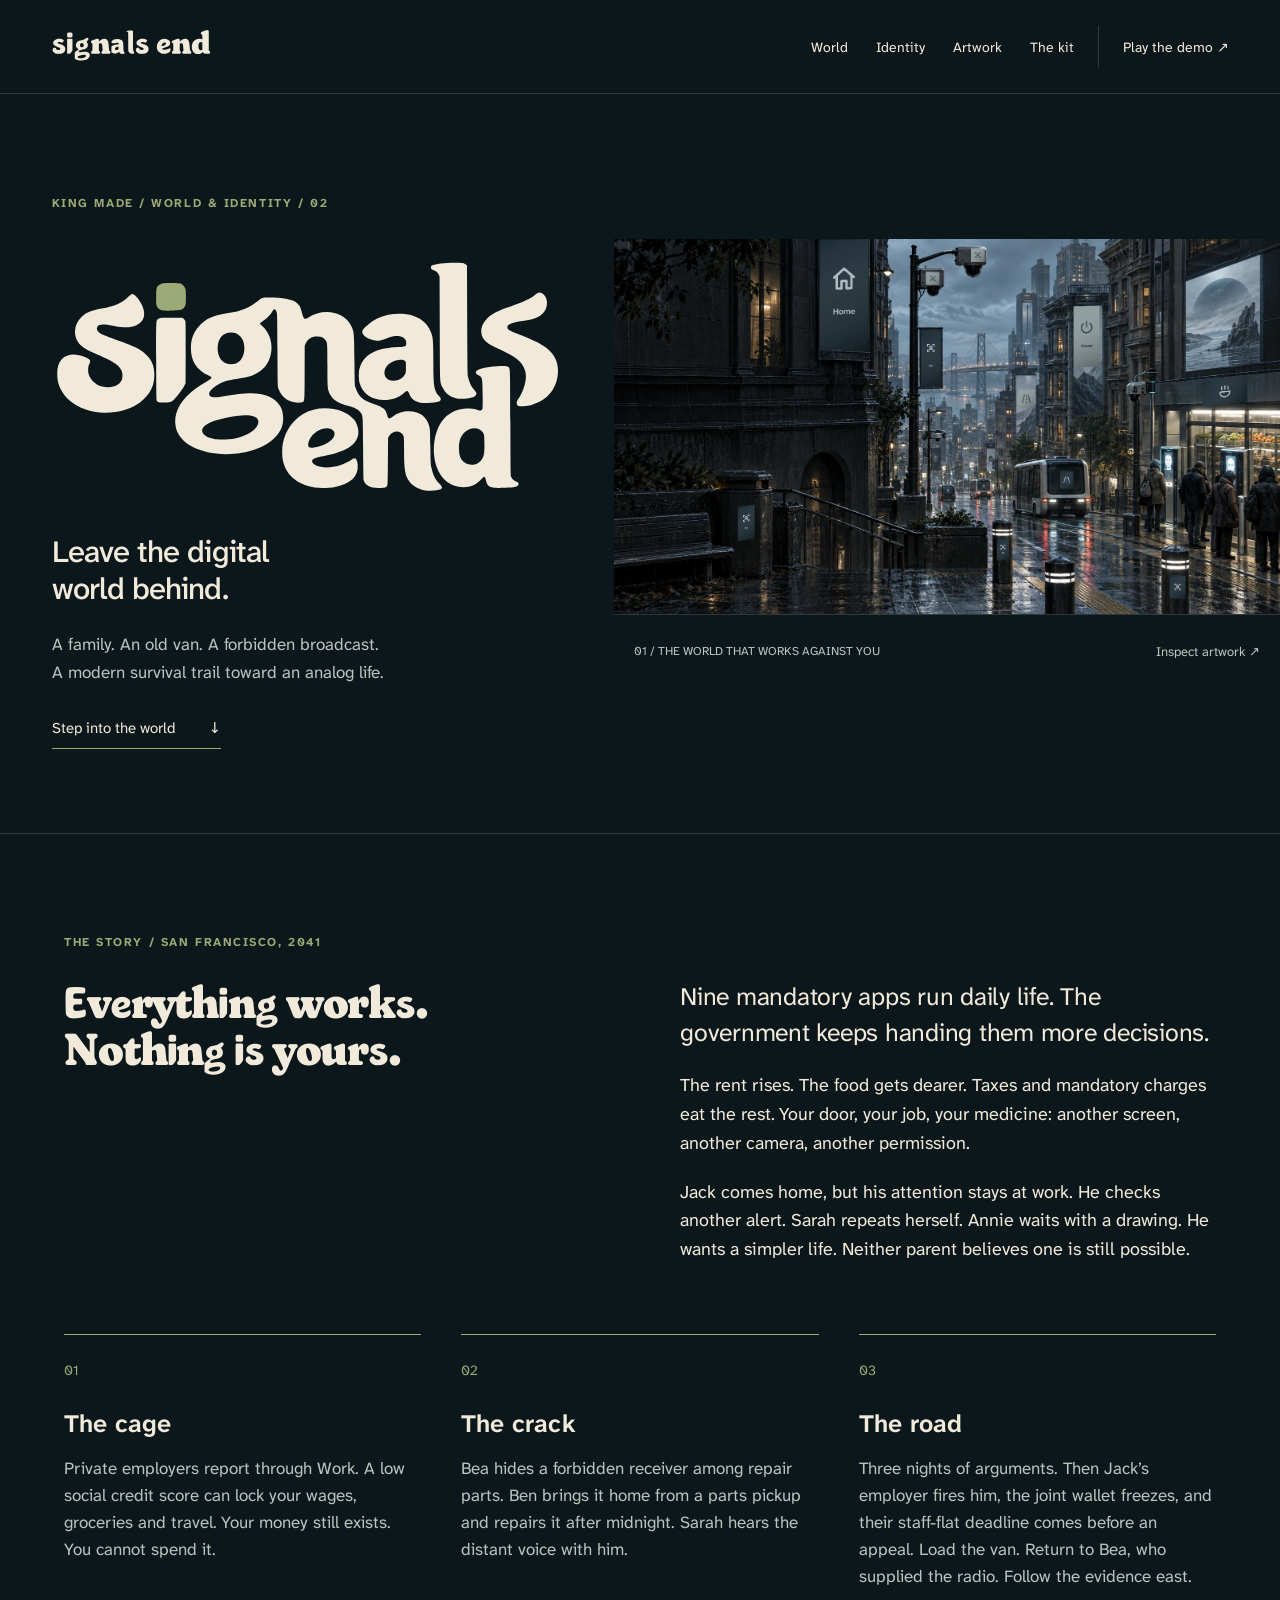
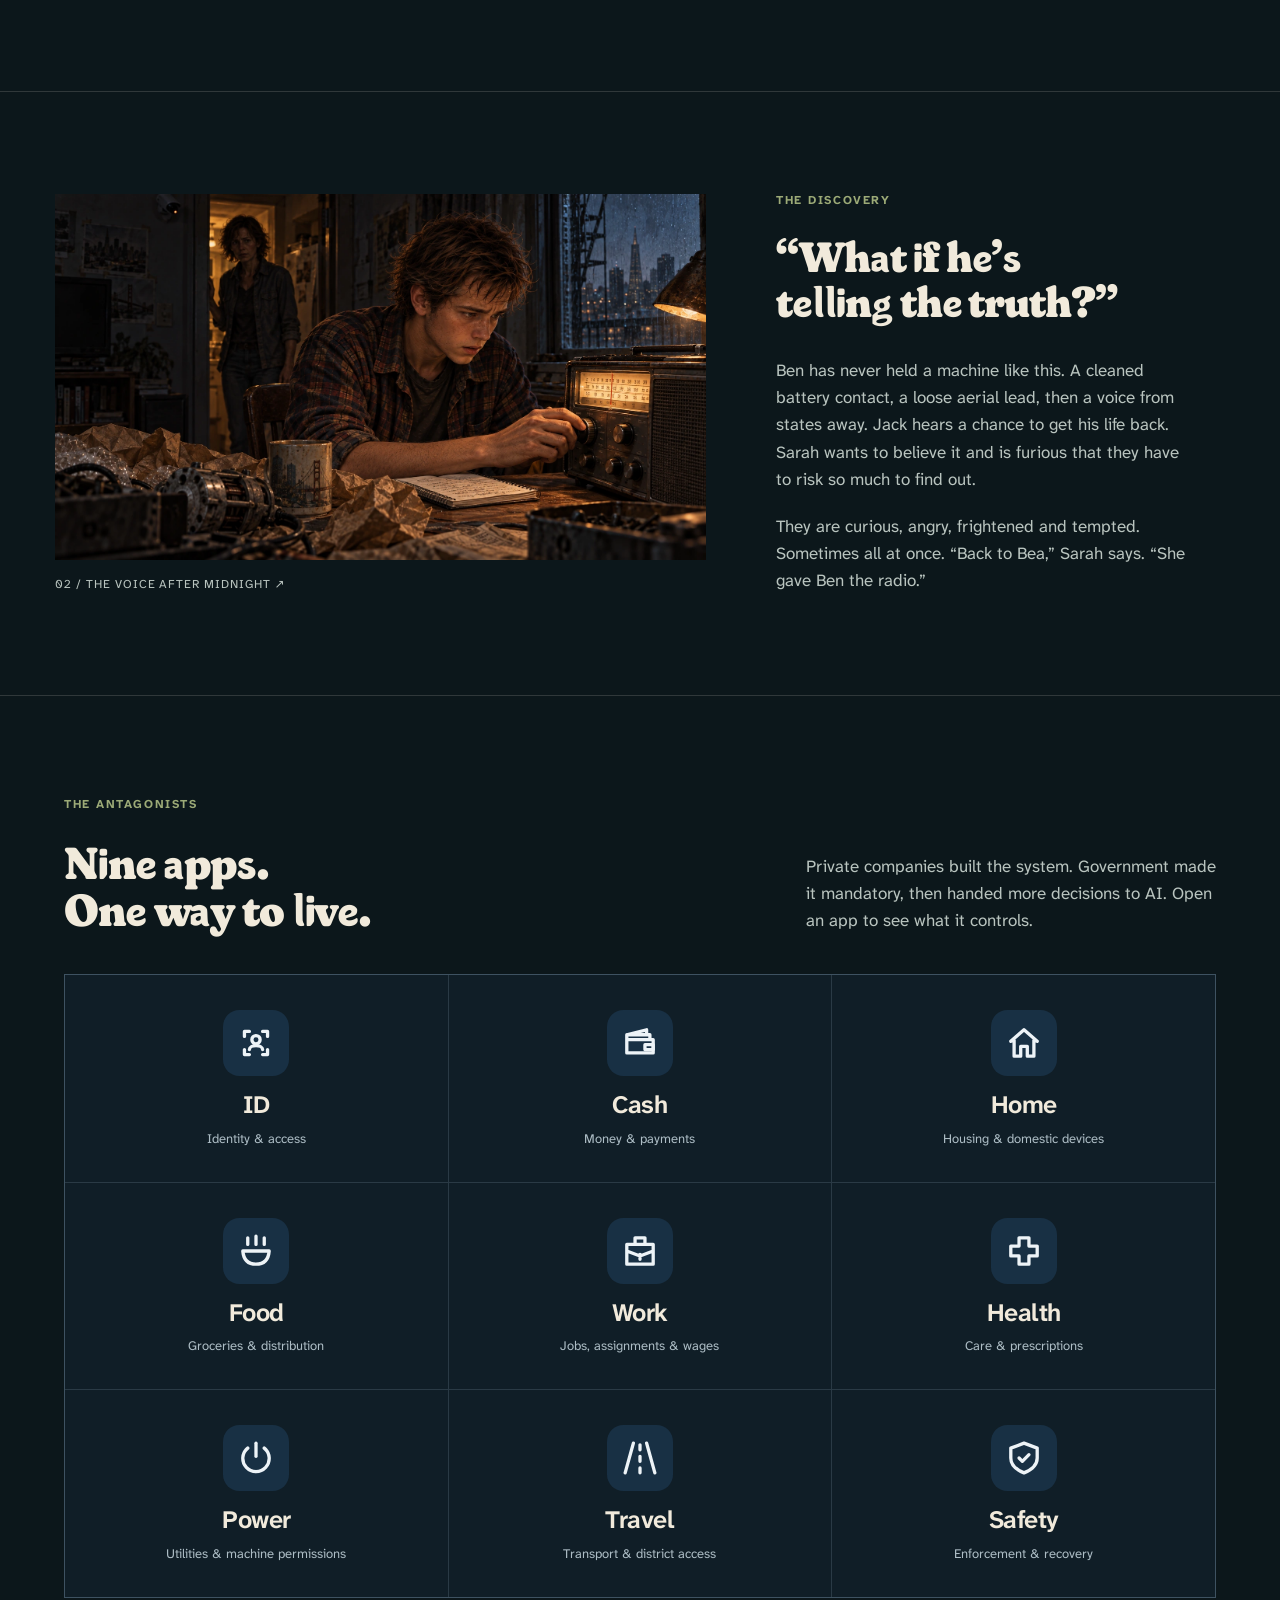
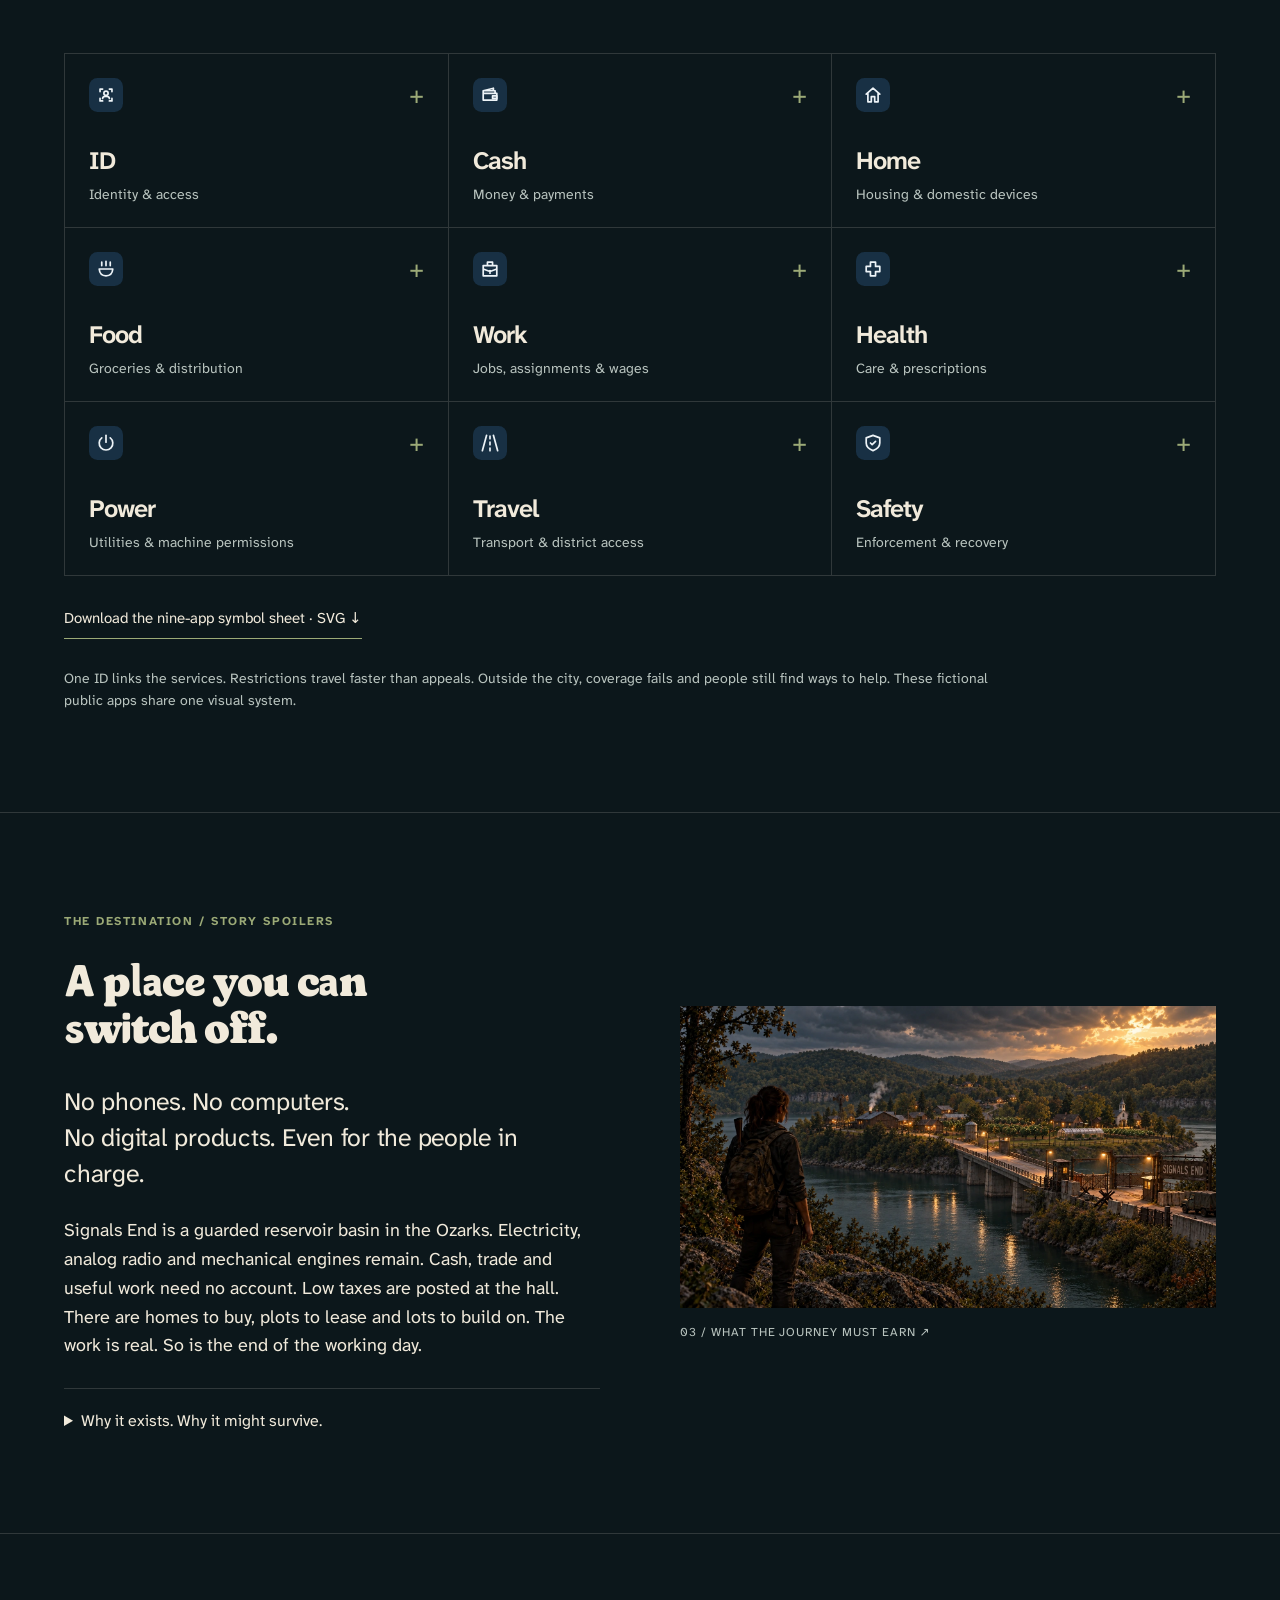
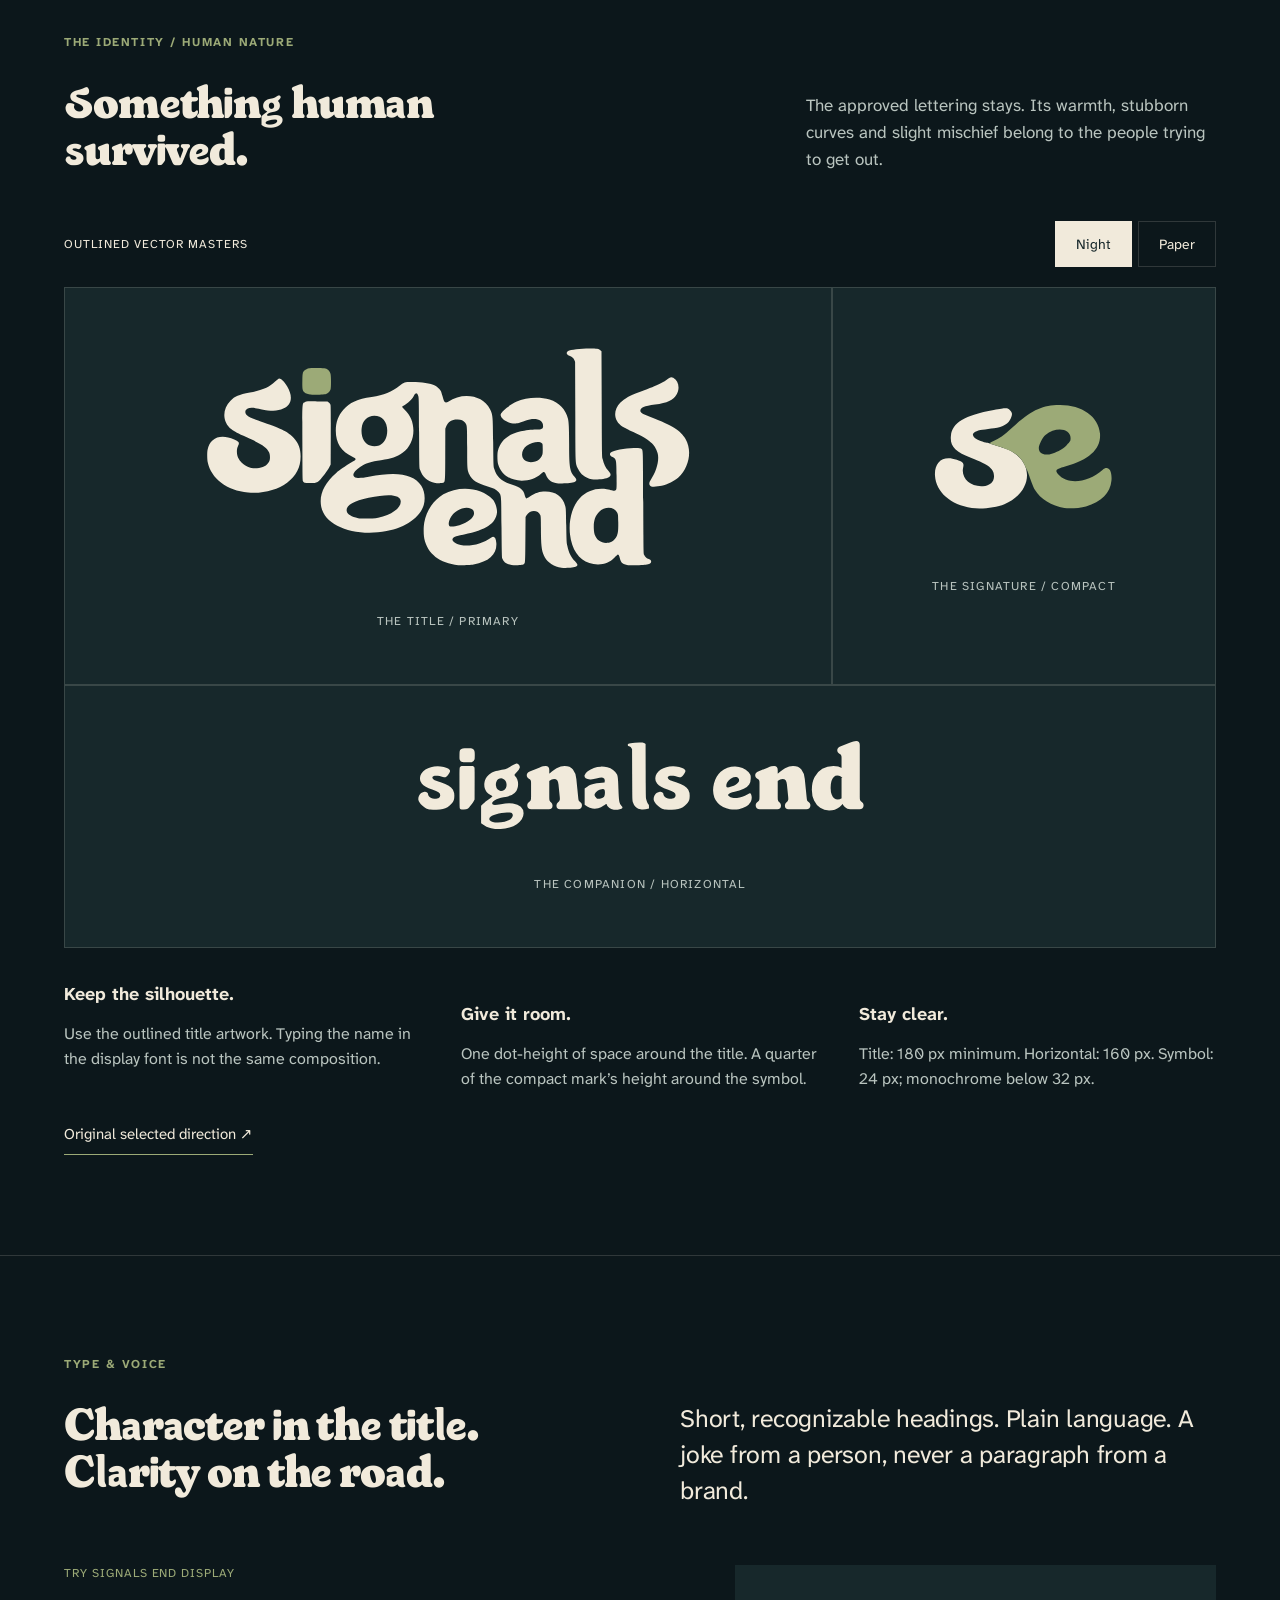
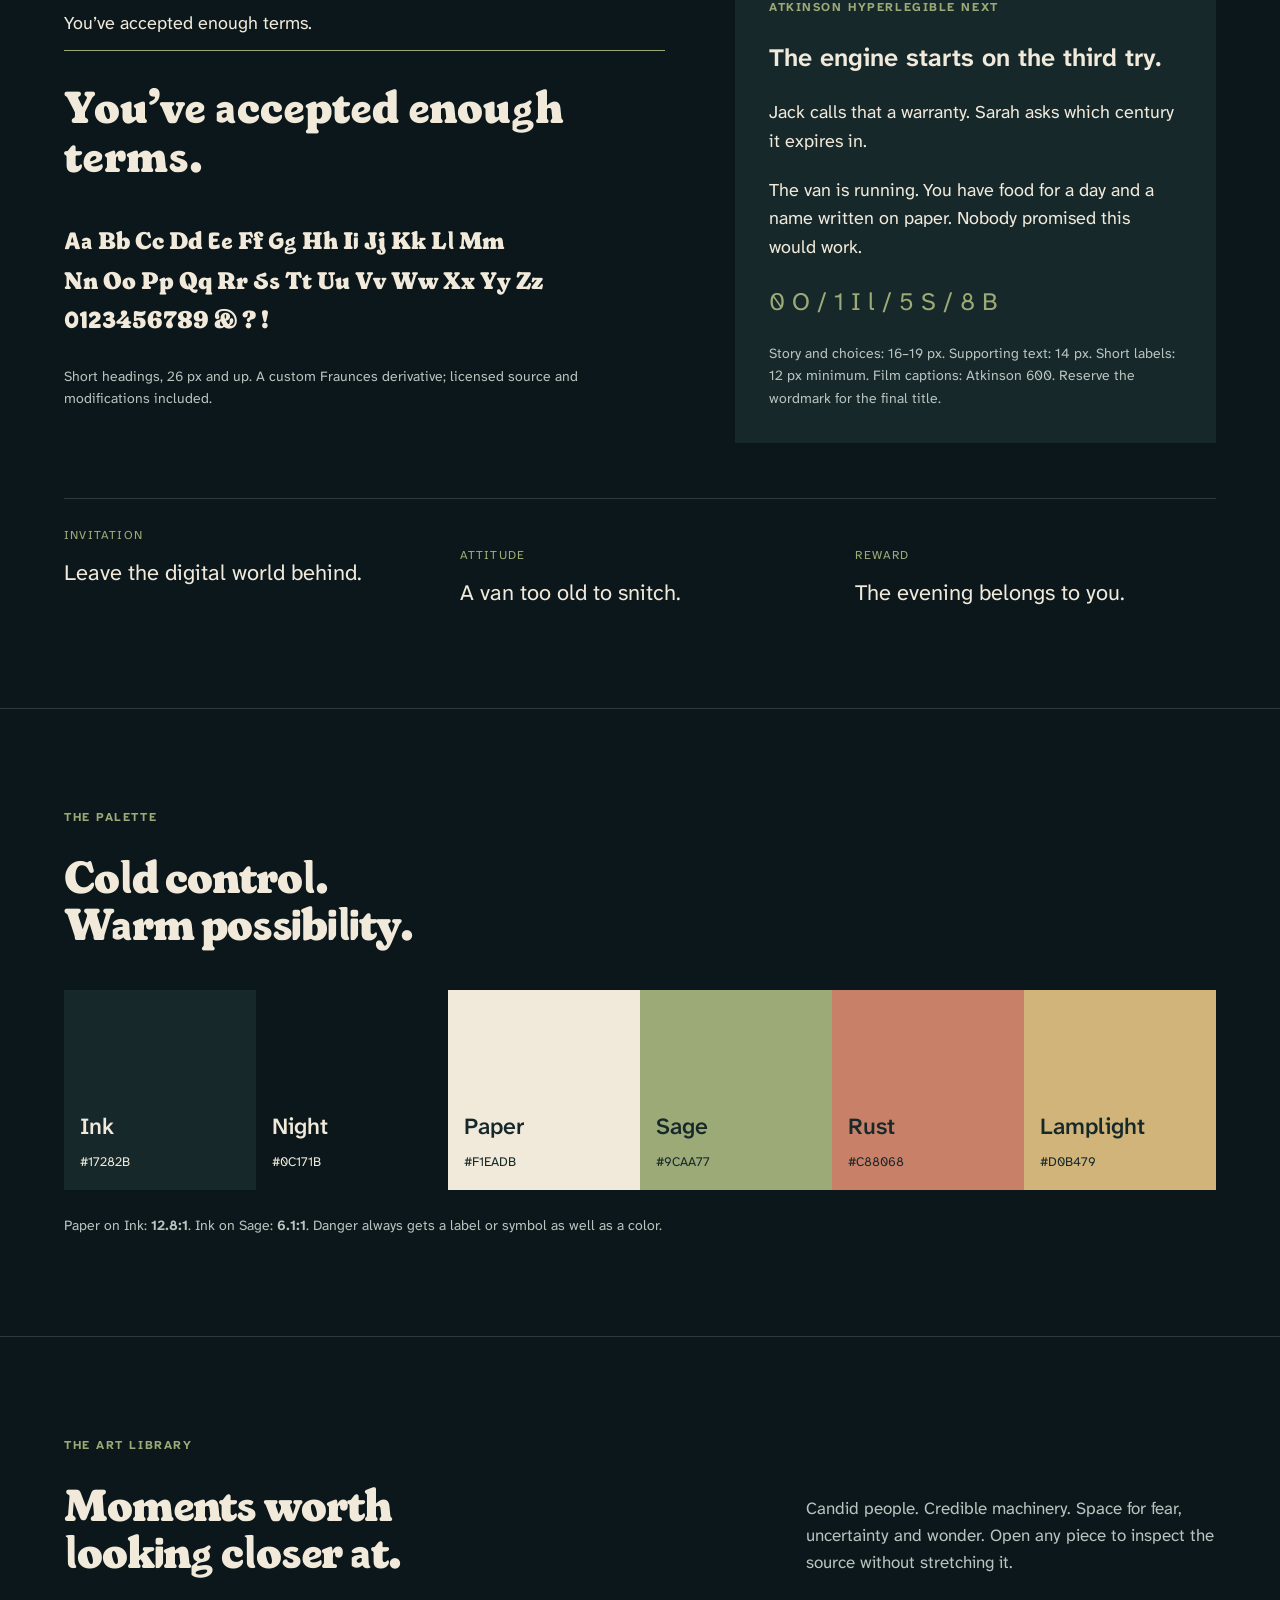
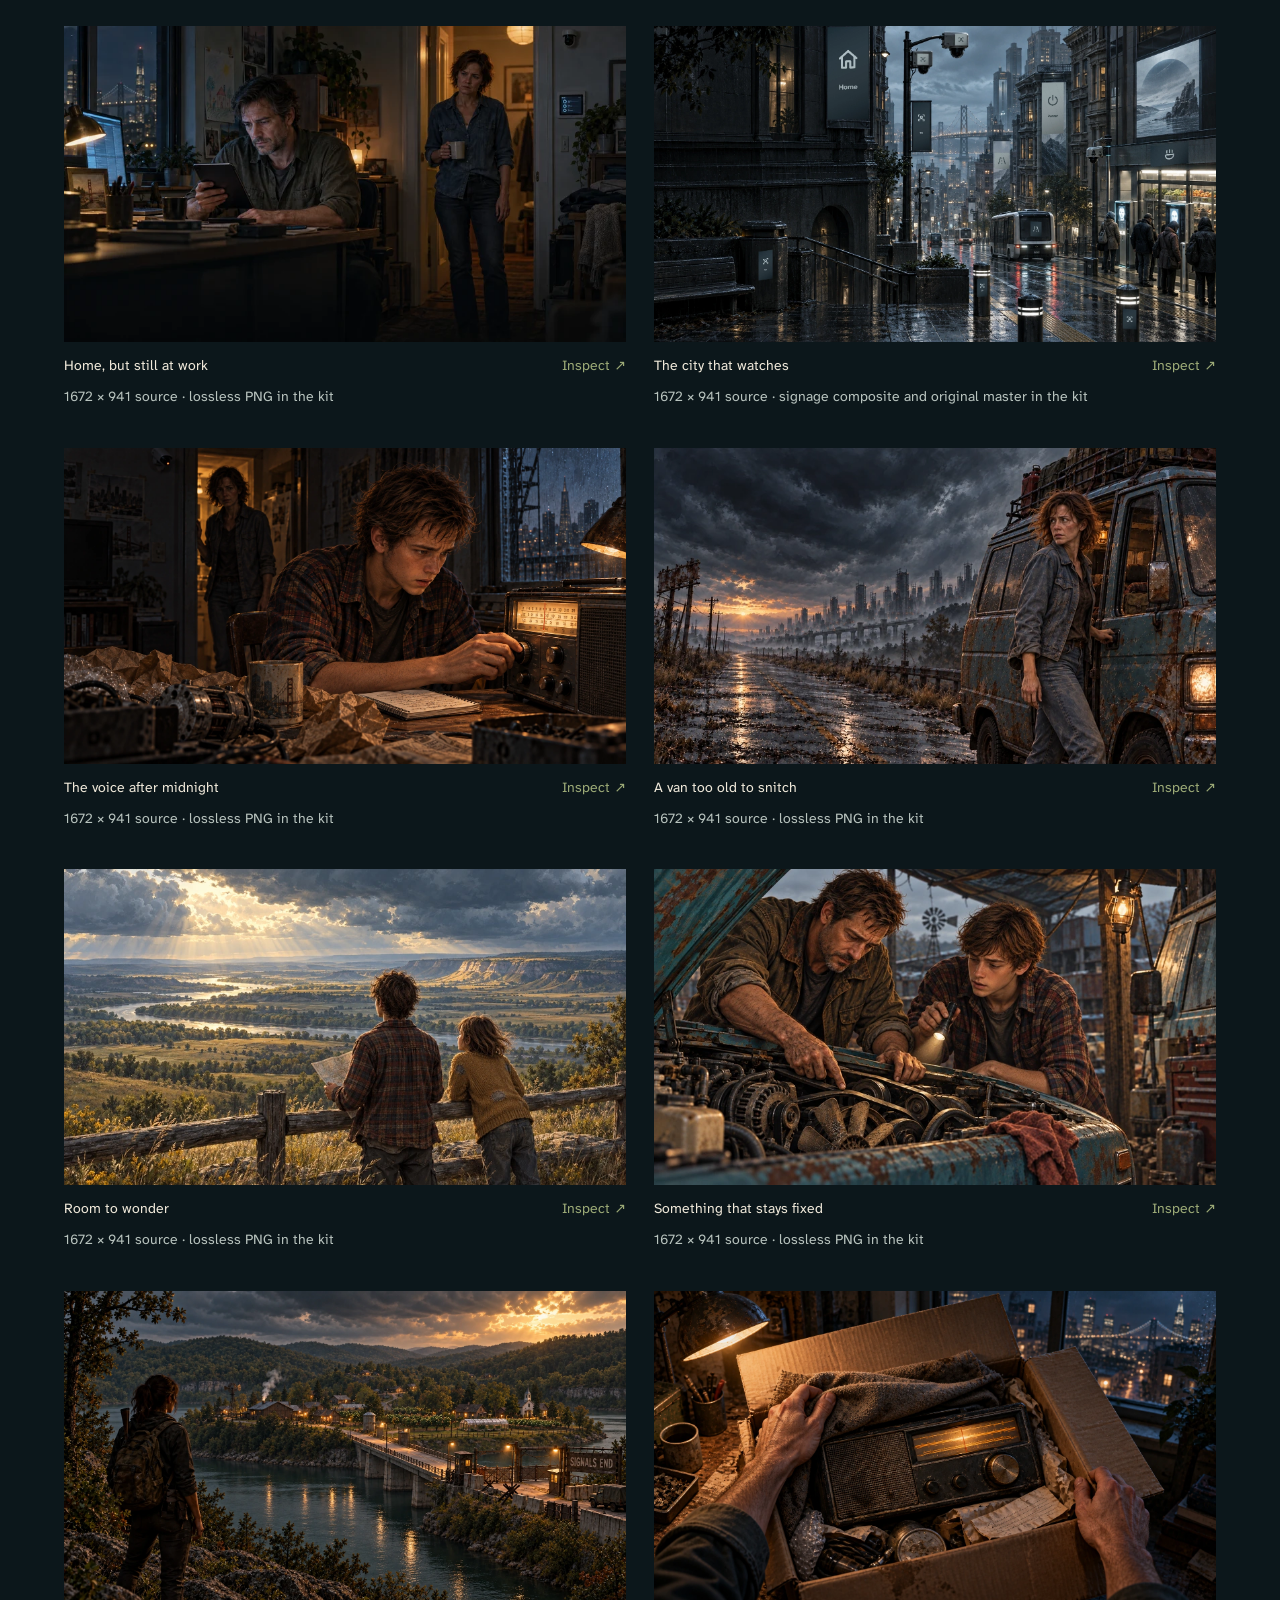
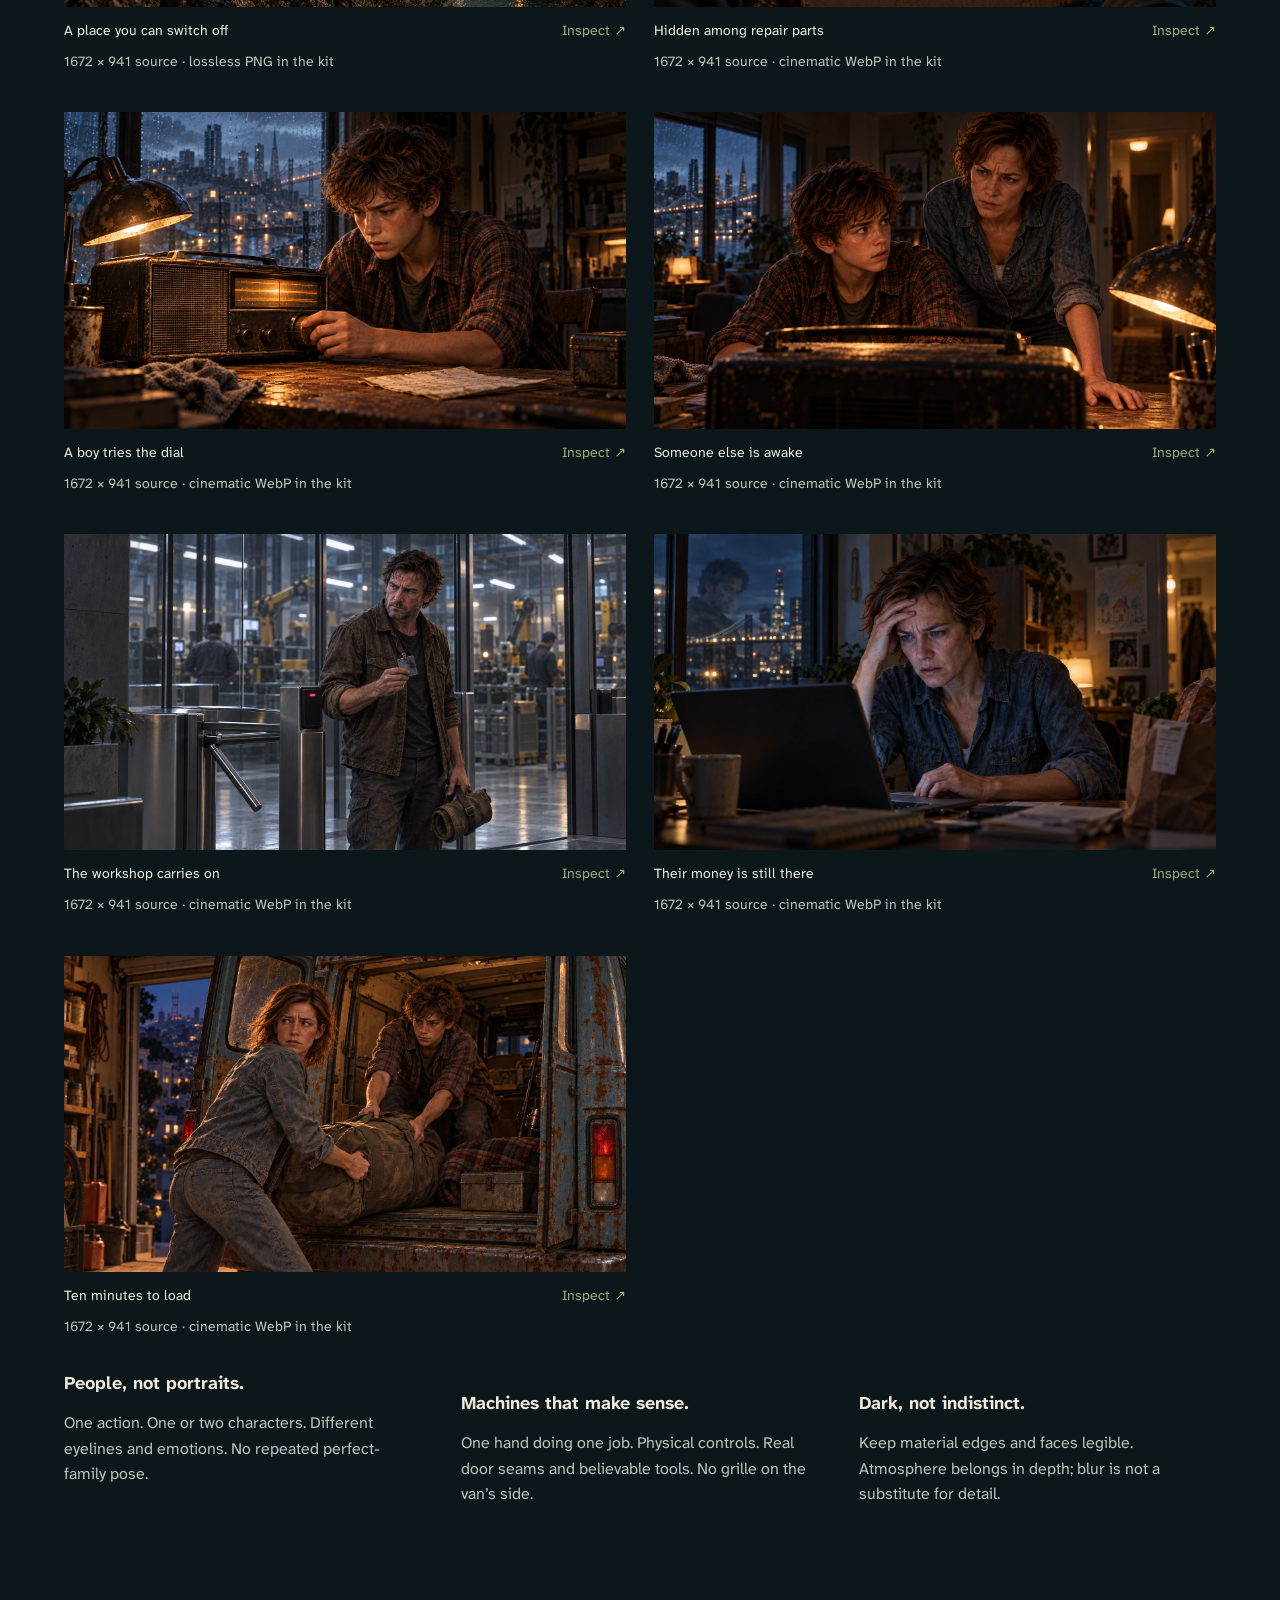
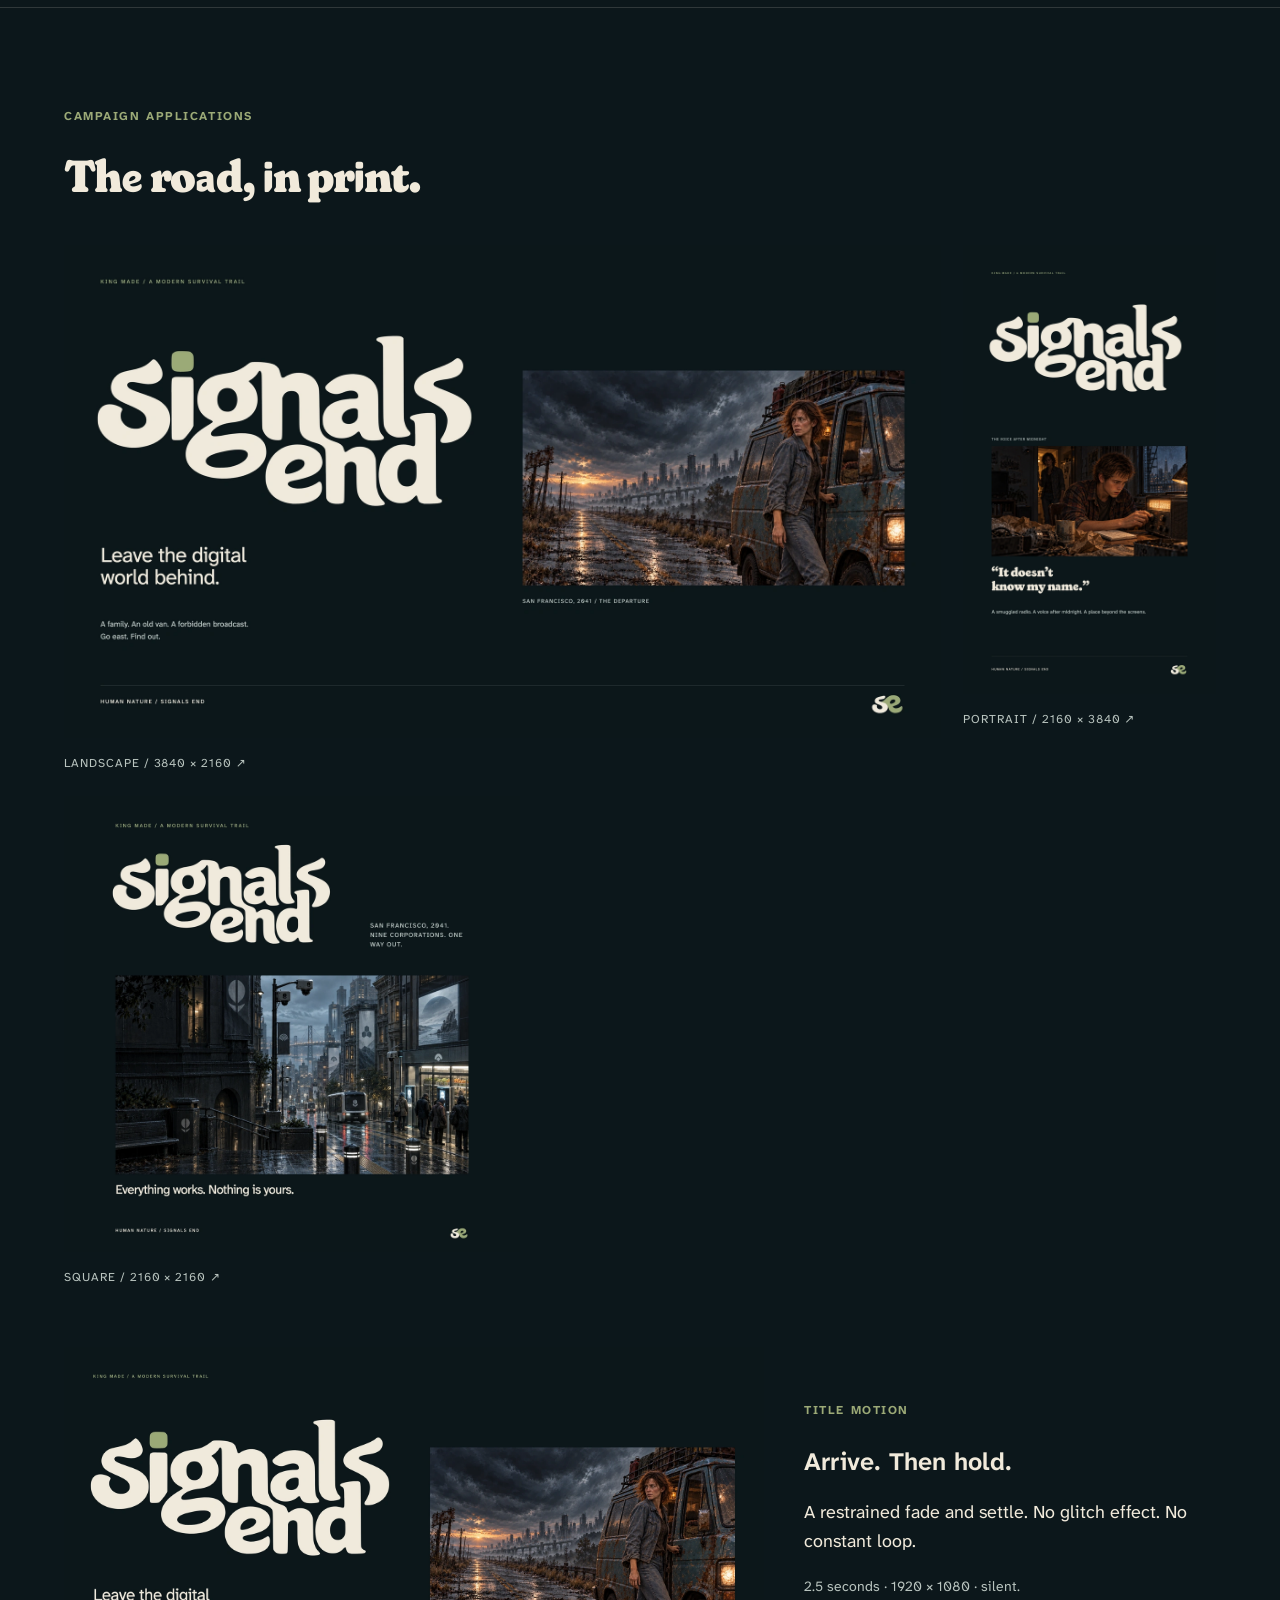
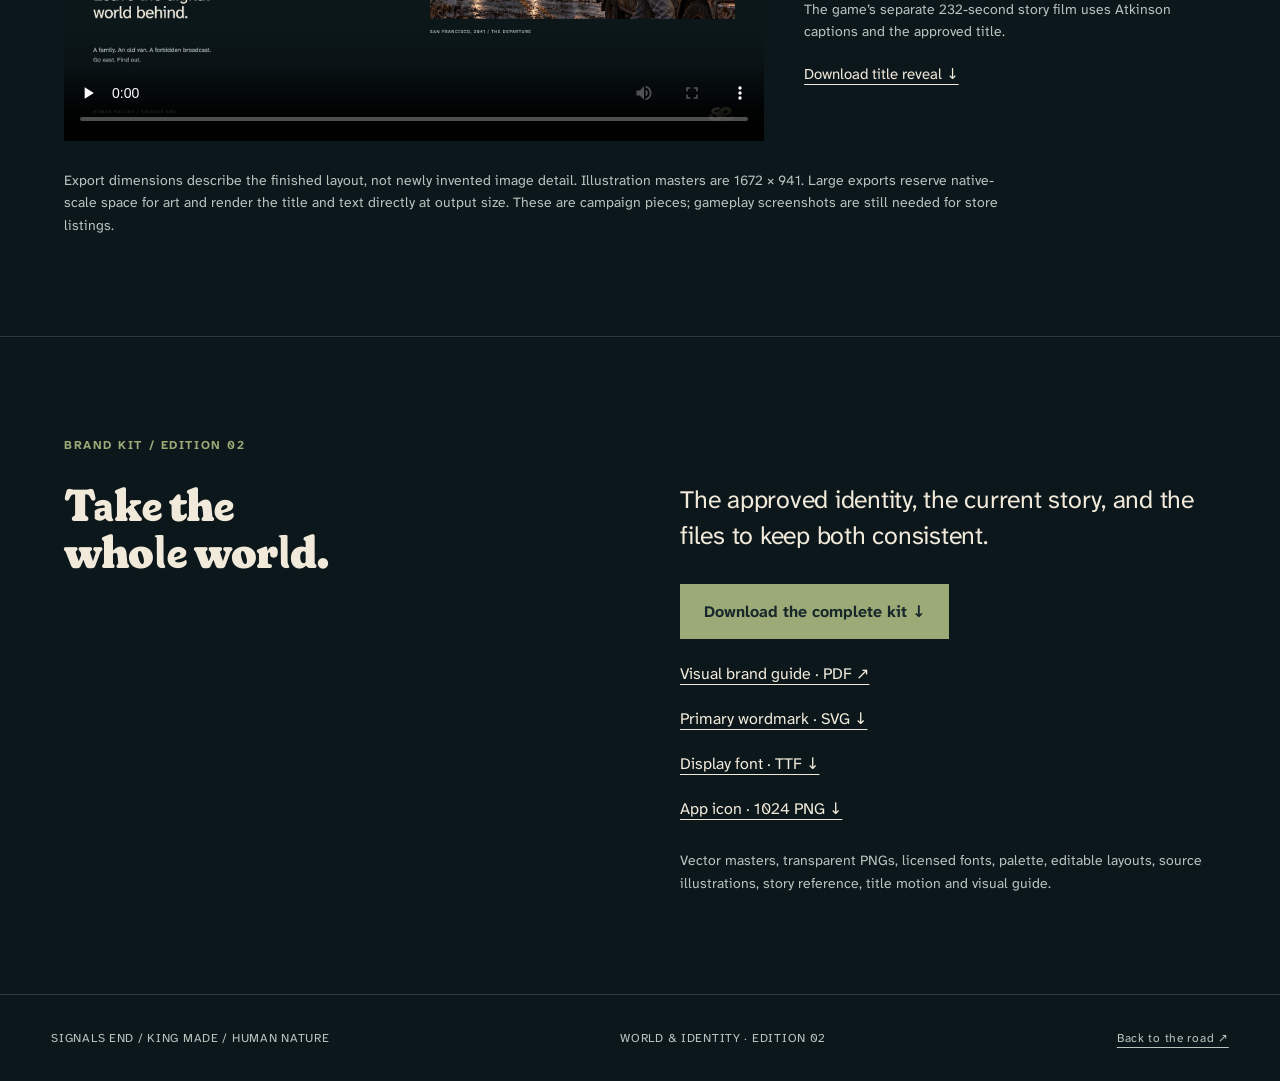
<file: brand/index.html>
<!doctype html>
<html lang="en"><head><meta charset="utf-8"><meta name="viewport" content="width=device-width,initial-scale=1"><meta name="theme-color" content="#0c171b"><title>Signals End — Brand kit</title><meta name="description" content="The world, identity and artwork of Signals End. A family pilgrimage out of a automated surveillance city toward an analog refuge."><link rel="icon" href="../assets/signals-end/signals-end-app-icon.svg"><link rel="stylesheet" href="kit.css?v=084"></head><body>
<a class="skip" href="#main">Skip to content</a>
<header><a href="#" aria-label="Signals End brand kit"><img src="../assets/signals-end/signals-end-horizontal-light.svg" alt="Signals End" width="160" height="45"></a><nav aria-label="Brand kit"><a href="#world">World</a><a href="#identity">Identity</a><a href="#art">Artwork</a><a href="#downloads">The kit</a></nav><a class="play" href="../?v=0.8.4">Play the demo ↗</a></header>
<main id="main">
<section class="hero" id="03-human-nature"><div class="hero-copy"><p class="kicker">KING MADE / WORLD & IDENTITY / 02</p><img class="hero-mark reveal" src="../assets/signals-end/signals-end-stacked-light.svg" alt="Signals End" width="1360" height="635"><h1>Leave the digital<br>world behind.</h1><p>A family. An old van. A forbidden broadcast.<br>A modern survival trail toward an analog life.</p><a class="text-link" href="#world">Step into the world <span>↓</span></a></div><figure class="hero-image"><img src="../assets/apps-084/scenes/intro-city.webp" sizes="(max-width: 760px) 100vw, 52vw" alt="Cameras watch a rain-soaked San Francisco street; shoppers wait at a face scanner beside stocked shelves" fetchpriority="high" width="1672" height="941"><figcaption><span>01 / THE WORLD THAT WORKS AGAINST YOU</span><button data-view="city">Inspect artwork ↗</button></figcaption></figure></section>
<section class="content premise" id="world"><p class="kicker">THE STORY / SAN FRANCISCO, 2041</p><div class="split"><h2>Everything works.<br>Nothing is yours.</h2><div><p class="large">Nine mandatory apps run daily life. The government keeps handing them more decisions.</p><p>The rent rises. The food gets dearer. Taxes and mandatory charges eat the rest. Your door, your job, your medicine: another screen, another camera, another permission.</p><p>Jack comes home, but his attention stays at work. He checks another alert. Sarah repeats herself. Annie waits with a drawing. He wants a simpler life. Neither parent believes one is still possible.</p></div></div><div class="story-sequence"><article><span class="index">01</span><h3>The cage</h3><p>Private employers report through Work. A low social credit score can lock your wages, groceries and travel. Your money still exists. You cannot spend it.</p></article><article><span class="index">02</span><h3>The crack</h3><p>Bea hides a forbidden receiver among repair parts. Ben brings it home from a parts pickup and repairs it after midnight. Sarah hears the distant voice with him.</p></article><article><span class="index">03</span><h3>The road</h3><p>Three nights of arguments. Then Jack’s employer fires him, the joint wallet freezes, and their staff-flat deadline comes before an appeal. Load the van. Return to Bea, who supplied the radio. Follow the evidence east.</p></article></div></section>
<section class="story-feature content"><figure class="art-frame"><button data-view="radio"><img src="../assets/brand-v2/radio-1672.webp" width="1672" height="941" loading="lazy" alt="Ben listens to a smuggled analog radio while Sarah watches from the doorway"><span>02 / THE VOICE AFTER MIDNIGHT ↗</span></button></figure><div class="feature-copy"><p class="kicker">THE DISCOVERY</p><blockquote>“What if he’s<br>telling the truth?”</blockquote><p>Ben has never held a machine like this. A cleaned battery contact, a loose aerial lead, then a voice from states away. Jack hears a chance to get his life back. Sarah wants to believe it and is furious that they have to risk so much to find out.</p><p class="small">They are curious, angry, frightened and tempted. Sometimes all at once. “Back to Bea,” Sarah says. “She gave Ben the radio.”</p></div></section>
<section class="content" id="powers"><div class="section-title"><div><p class="kicker">THE ANTAGONISTS</p><h2>Nine apps.<br>One way to live.</h2></div><p>Private companies built the system. Government made it mandatory, then handed more decisions to AI. Open an app to see what it controls.</p></div><div class="service-grid" id="service-grid" aria-label="The nine mandatory apps"></div><div class="corporations" id="corporations"></div><a class="text-link" href="../assets/apps-084/service-system.svg" download>Download the nine-app symbol sheet · SVG ↓</a><p class="small note">One ID links the services. Restrictions travel faster than appeals. Outside the city, coverage fails and people still find ways to help. These fictional public apps share one visual system.</p></section>
<section class="refuge content"><div class="split"><div><p class="kicker">THE DESTINATION / STORY SPOILERS</p><h2>A place you can<br>switch off.</h2><p class="large">No phones. No computers.<br>No digital products. Even for the people in charge.</p><p>Signals End is a guarded reservoir basin in the Ozarks. Electricity, analog radio and mechanical engines remain. Cash, trade and useful work need no account. Low taxes are posted at the hall. There are homes to buy, plots to lease and lots to build on. The work is real. So is the end of the working day.</p><details><summary>Why it exists. Why it might survive.</summary><p>Reservoir crews, farmers and repairers kept essential water and power running when the service companies withdrew. Their council refused compulsory enrollment in the app system. Outsiders call it a shadow government.</p><p>Water, terrain, guarded approaches and outside dependence on its infrastructure protect the basin. There is no invisible force field. Entry depends on capacity, trust and contribution; the rules bind its leaders too.</p><p>The Mercers begin with a rumor. A witness, a family reply and a useful act earn a chance to enter. A home makes freedom durable. An evening without compulsory check-ins makes it felt.</p></details></div><figure class="art-frame"><button data-view="basin"><img src="../assets/brand-v2/basin-1672.webp" width="1672" height="941" loading="lazy" alt="Water, woodland and working buildings in the sheltered basin"><span>03 / WHAT THE JOURNEY MUST EARN ↗</span></button></figure></div></section>
<section class="content" id="identity"><div class="section-title"><div><p class="kicker">THE IDENTITY / HUMAN NATURE</p><h2>Something human<br>survived.</h2></div><p>The approved lettering stays. Its warmth, stubborn curves and slight mischief belong to the people trying to get out.</p></div><div class="board-heading"><span>OUTLINED VECTOR MASTERS</span><div class="toggle" aria-label="Logo background"><button data-tone="dark" aria-pressed="true">Night</button><button data-tone="light" aria-pressed="false">Paper</button></div></div><div id="logo-board" class="logo-board"><figure class="primary-logo"><img data-logo="stacked" src="../assets/signals-end/signals-end-stacked-light.svg" alt="Primary stacked Signals End wordmark"><figcaption>THE TITLE / PRIMARY</figcaption></figure><figure><img data-logo="symbol" src="../assets/signals-end/signals-end-symbol-light.svg" alt="Compact se symbol"><figcaption>THE SIGNATURE / COMPACT</figcaption></figure><figure class="horizontal"><img data-logo="horizontal" src="../assets/signals-end/signals-end-horizontal-light.svg" alt="Horizontal Signals End signature"><figcaption>THE COMPANION / HORIZONTAL</figcaption></figure></div><div class="rules"><p><strong>Keep the silhouette.</strong> Use the outlined title artwork. Typing the name in the display font is not the same composition.</p><p><strong>Give it room.</strong> One dot-height of space around the title. A quarter of the compact mark’s height around the symbol.</p><p><strong>Stay clear.</strong> Title: 180 px minimum. Horizontal: 160 px. Symbol: 24 px; monochrome below 32 px.</p></div><a class="text-link" href="studies.html#03-human-nature">Original selected direction ↗</a></section>
<section class="content" id="type"><p class="kicker">TYPE & VOICE</p><div class="split"><h2>Character in the title.<br>Clarity on the road.</h2><p class="large">Short, recognizable headings. Plain language. A joke from a person, never a paragraph from a brand.</p></div><div class="type-layout"><div><label for="type-input">TRY SIGNALS END DISPLAY</label><input id="type-input" maxlength="85" value="You’ve accepted enough terms." spellcheck="false"><p id="type-preview" aria-live="polite">You’ve accepted enough terms.</p><p class="alphabet">Aa Bb Cc Dd Ee Ff Gg Hh Ii Jj Kk Ll Mm<br>Nn Oo Pp Qq Rr Ss Tt Uu Vv Ww Xx Yy Zz<br>0123456789 & ? !</p><p class="small">Short headings, 26 px and up. A custom Fraunces derivative; licensed source and modifications included.</p></div><div class="type-body"><p class="kicker">ATKINSON HYPERLEGIBLE NEXT</p><h3>The engine starts on the third try.</h3><p>Jack calls that a warranty. Sarah asks which century it expires in.</p><p>The van is running. You have food for a day and a name written on paper. Nobody promised this would work.</p><p class="numbers">0 O / 1 I l / 5 S / 8 B</p><p class="small">Story and choices: 16–19 px. Supporting text: 14 px. Short labels: 12 px minimum. Film captions: Atkinson 600. Reserve the wordmark for the final title.</p></div></div><div class="voice-grid"><p><span>INVITATION</span>Leave the digital world behind.</p><p><span>ATTITUDE</span>A van too old to snitch.</p><p><span>REWARD</span>The evening belongs to you.</p></div></section>
<section class="content" id="color"><p class="kicker">THE PALETTE</p><h2>Cold control.<br>Warm possibility.</h2><div class="palette"><div style="--swatch:#17282B;--text:#F1EADB"><b>Ink</b><code>#17282B</code></div><div style="--swatch:#0C171B;--text:#F1EADB"><b>Night</b><code>#0C171B</code></div><div style="--swatch:#F1EADB;--text:#17282B"><b>Paper</b><code>#F1EADB</code></div><div style="--swatch:#9CAA77;--text:#17282B"><b>Sage</b><code>#9CAA77</code></div><div style="--swatch:#C88068;--text:#17282B"><b>Rust</b><code>#C88068</code></div><div style="--swatch:#D0B479;--text:#17282B"><b>Lamplight</b><code>#D0B479</code></div></div><p class="small">Paper on Ink: <strong id="contrast-paper"></strong>. Ink on Sage: <strong id="contrast-sage"></strong>. Danger always gets a label or symbol as well as a color.</p></section>
<section class="content" id="art"><div class="section-title"><div><p class="kicker">THE ART LIBRARY</p><h2>Moments worth<br>looking closer at.</h2></div><p>Candid people. Credible machinery. Space for fear, uncertainty and wonder. Open any piece to inspect the source without stretching it.</p></div><div class="art-gallery" id="art-gallery"></div><div class="rules"><p><strong>People, not portraits.</strong> One action. One or two characters. Different eyelines and emotions. No repeated perfect-family pose.</p><p><strong>Machines that make sense.</strong> One hand doing one job. Physical controls. Real door seams and believable tools. No grille on the van’s side.</p><p><strong>Dark, not indistinct.</strong> Keep material edges and faces legible. Atmosphere belongs in depth; blur is not a substitute for detail.</p></div></section>
<section class="content" id="applications"><p class="kicker">CAMPAIGN APPLICATIONS</p><h2>The road, in print.</h2><div class="application-grid"><a href="downloads/signals-end-cover-3840x2160.png"><img src="../assets/brand-v2/cover-preview.webp" width="1920" height="1080" loading="lazy" alt="Editorial landscape cover with sharp title and departure artwork"><span>LANDSCAPE / 3840 × 2160 ↗</span></a><a href="downloads/signals-end-social-2160.png"><img src="../assets/brand-v2/social-preview.webp" width="1080" height="1080" loading="lazy" alt="Square city campaign artwork"><span>SQUARE / 2160 × 2160 ↗</span></a><a href="downloads/signals-end-story-2160x3840.png"><img src="../assets/brand-v2/story-preview.webp" width="1080" height="1920" loading="lazy" alt="Vertical broadcast campaign artwork"><span>PORTRAIT / 2160 × 3840 ↗</span></a></div><div class="motion-layout"><video class="motion-preview" controls playsinline preload="none" poster="../assets/brand-v2/cover-preview.webp" aria-label="Signals End title reveal"><source src="downloads/signals-end-title-reveal.mp4?v=2" type="video/mp4"></video><div><p class="kicker">TITLE MOTION</p><h3>Arrive. Then hold.</h3><p>A restrained fade and settle. No glitch effect. No constant loop.</p><p class="small">2.5 seconds · 1920 × 1080 · silent.<br>The game’s separate 232-second story film uses Atkinson captions and the approved title.</p><a href="downloads/signals-end-title-reveal.mp4?v=2" download>Download title reveal ↓</a></div></div><p class="small note">Export dimensions describe the finished layout, not newly invented image detail. Illustration masters are 1672 × 941. Large exports reserve native-scale space for art and render the title and text directly at output size. These are campaign pieces; gameplay screenshots are still needed for store listings.</p></section>
<section class="content downloads" id="downloads"><p class="kicker">BRAND KIT / EDITION 02</p><div class="split"><h2>Take the<br>whole world.</h2><div><p class="large">The approved identity, the current story, and the files to keep both consistent.</p><div class="download-grid"><a class="button" href="downloads/Signals-End-Brand-Kit-v2.zip?apps=085" download>Download the complete kit ↓</a><a href="downloads/Signals-End-Brand-Guide.pdf?v=084">Visual brand guide · PDF ↗</a><a href="../assets/signals-end/signals-end-stacked-light.svg" download>Primary wordmark · SVG ↓</a><a href="../assets/signals-end/SignalsEndDisplay-Regular.ttf" download>Display font · TTF ↓</a><a href="downloads/signals-end-app-icon-1024.png" download>App icon · 1024 PNG ↓</a></div><p class="small">Vector masters, transparent PNGs, licensed fonts, palette, editable layouts, source illustrations, story reference, title motion and visual guide.</p></div></div></section>
</main><footer><span>SIGNALS END / KING MADE / HUMAN NATURE</span><span>WORLD & IDENTITY · EDITION 02</span><a href="../?v=0.8.4">Back to the road ↗</a></footer>
<dialog id="art-viewer" aria-labelledby="viewer-title"><div class="viewer-top"><div><p class="kicker" id="viewer-title"></p><p id="viewer-meta"></p></div><div><button id="viewer-zoom" aria-pressed="false">Actual pixels</button><a id="viewer-file" target="_blank" rel="noopener">Open source ↗</a><button id="viewer-close" aria-label="Close artwork">Close ×</button></div></div><div class="viewer-stage" tabindex="0" aria-label="Artwork view; scroll to inspect when viewing actual pixels"><img id="viewer-image" alt=""></div><p id="viewer-caption"></p></dialog>
<script type="module" src="kit.js?v=0.8.9-sequence-1"></script></body></html>
</file>
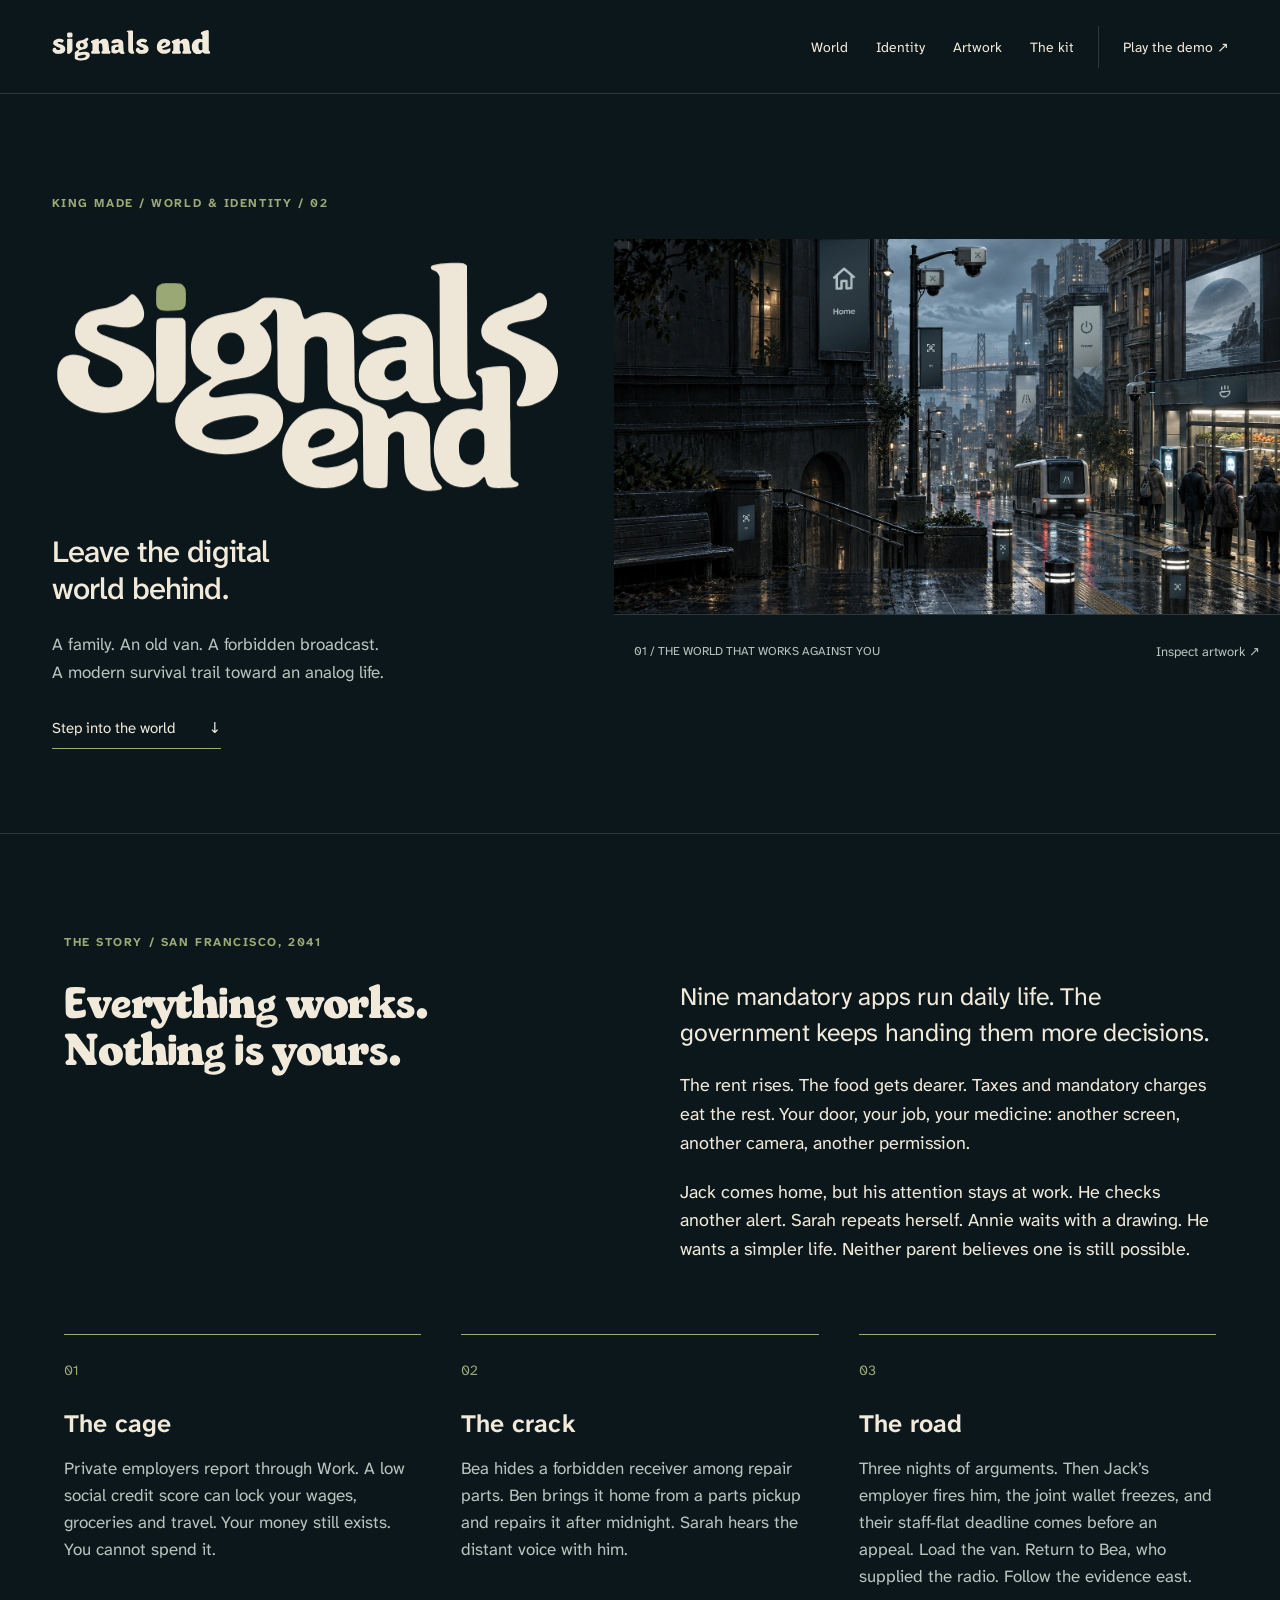
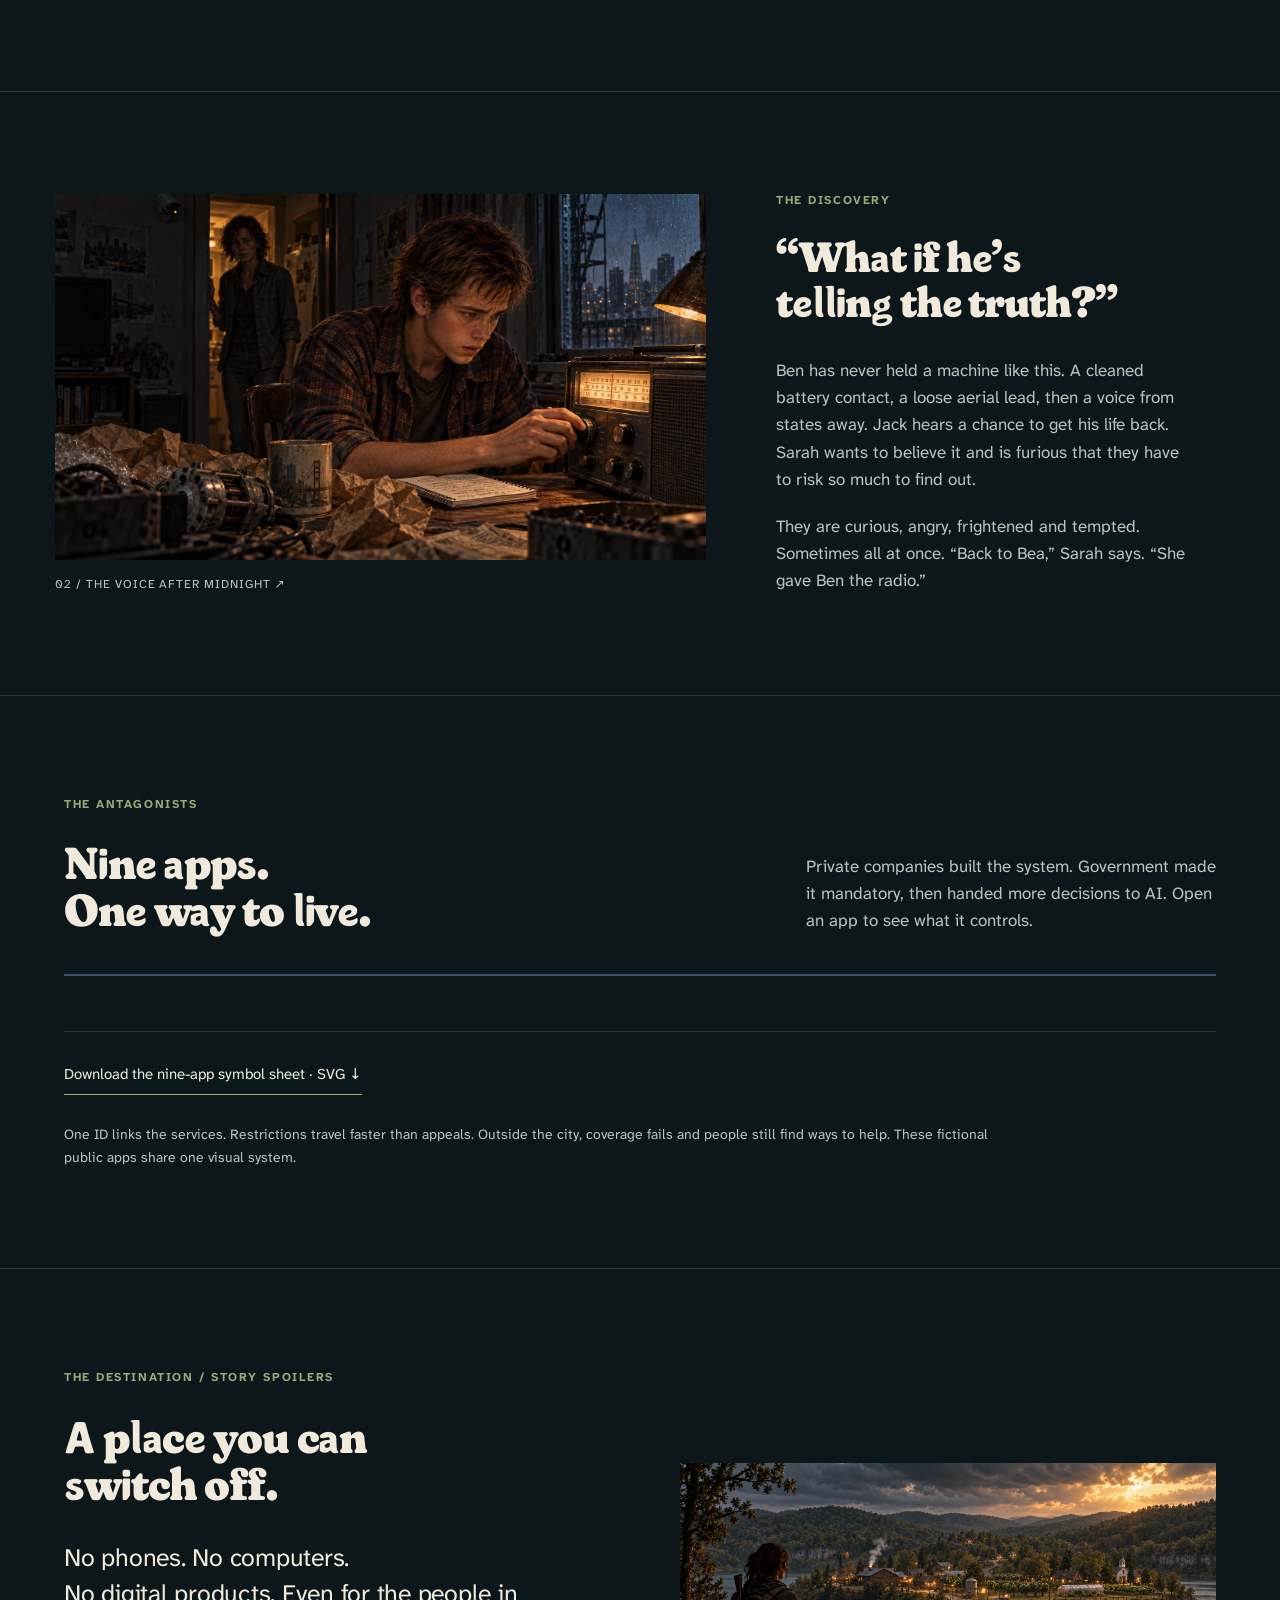
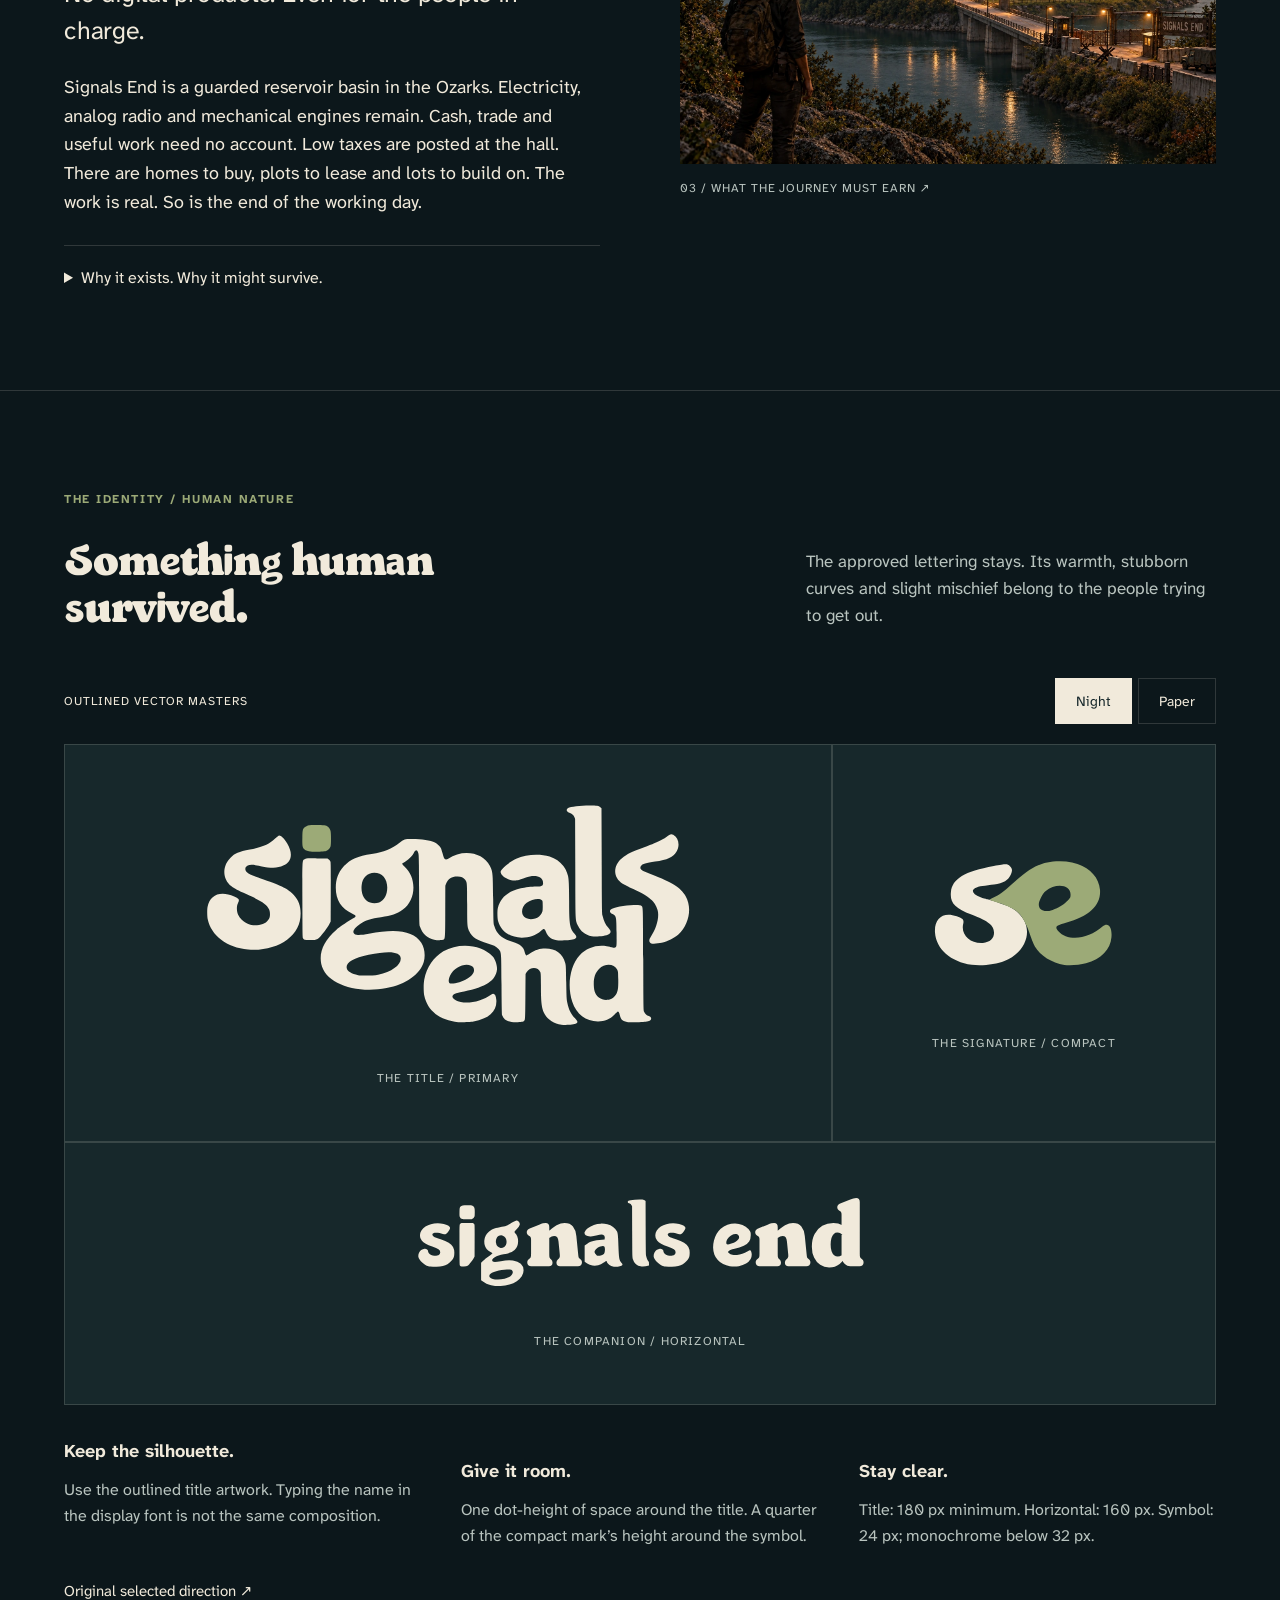
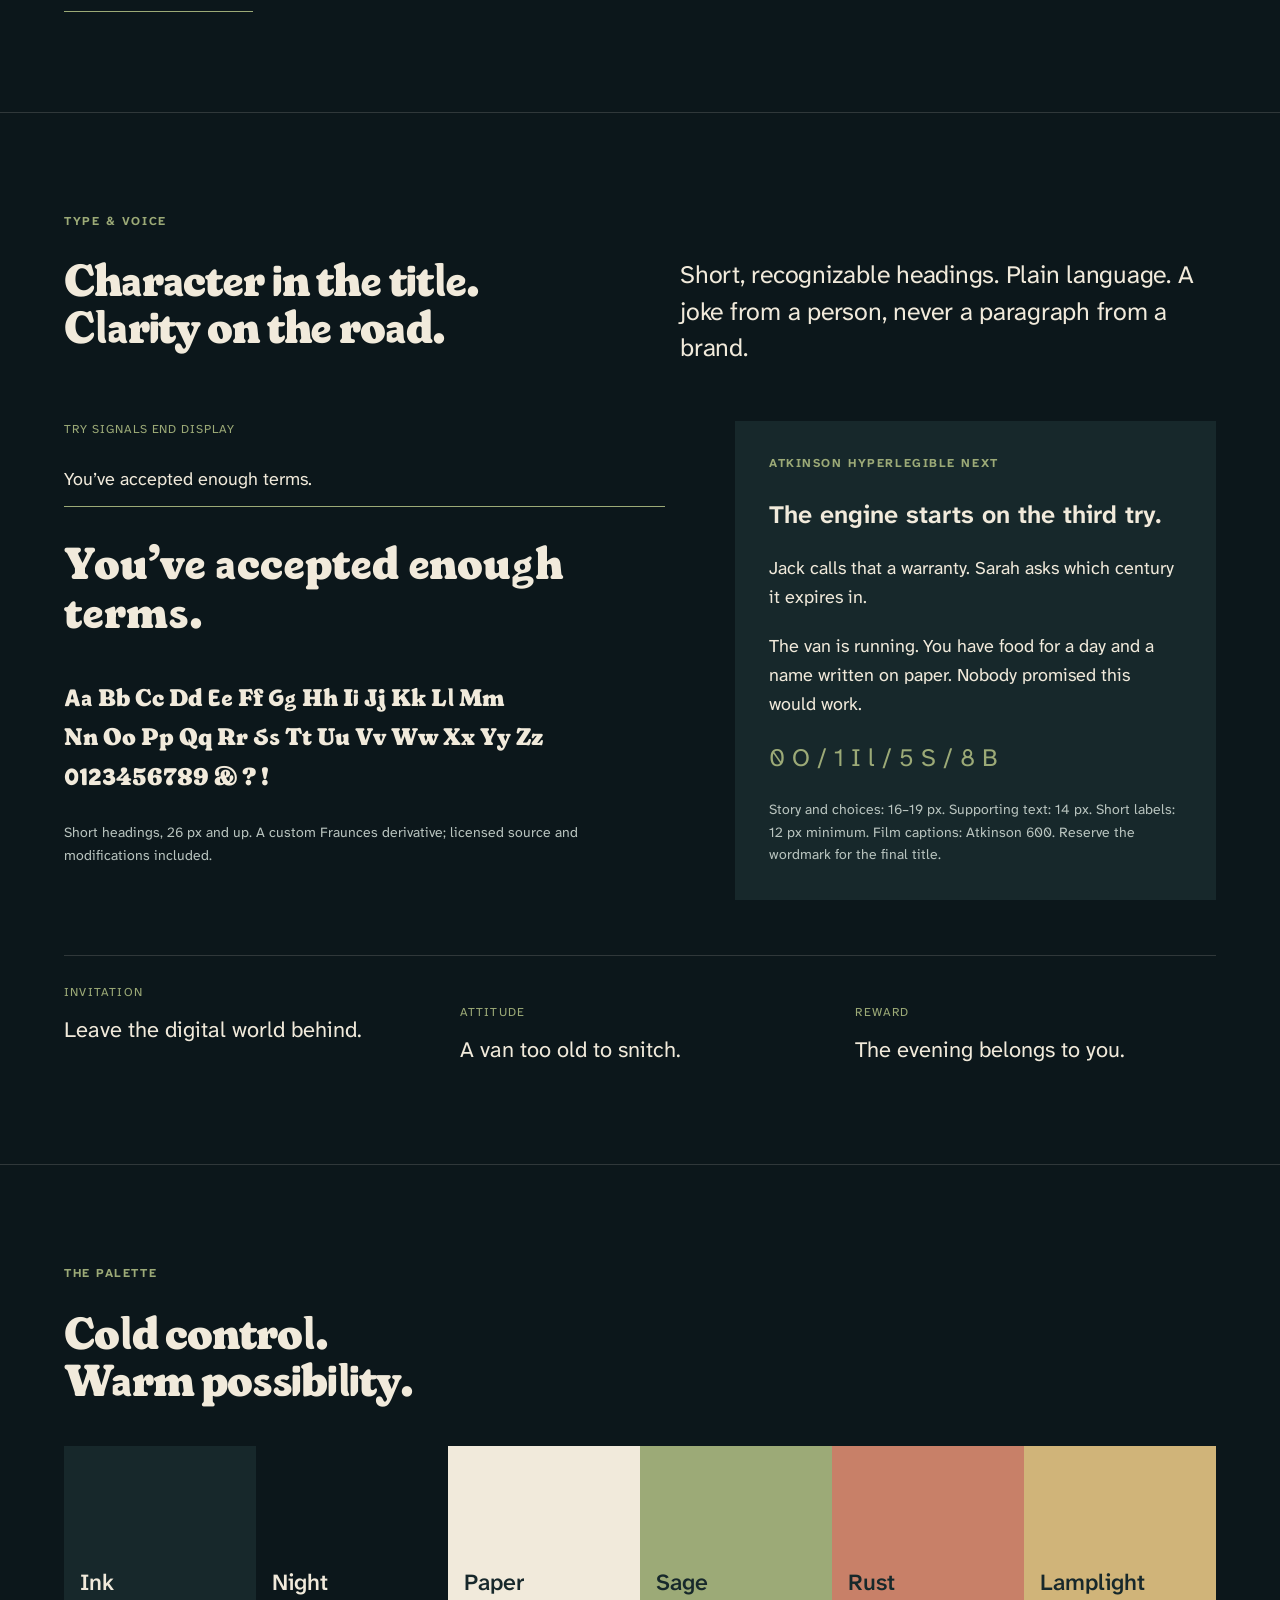
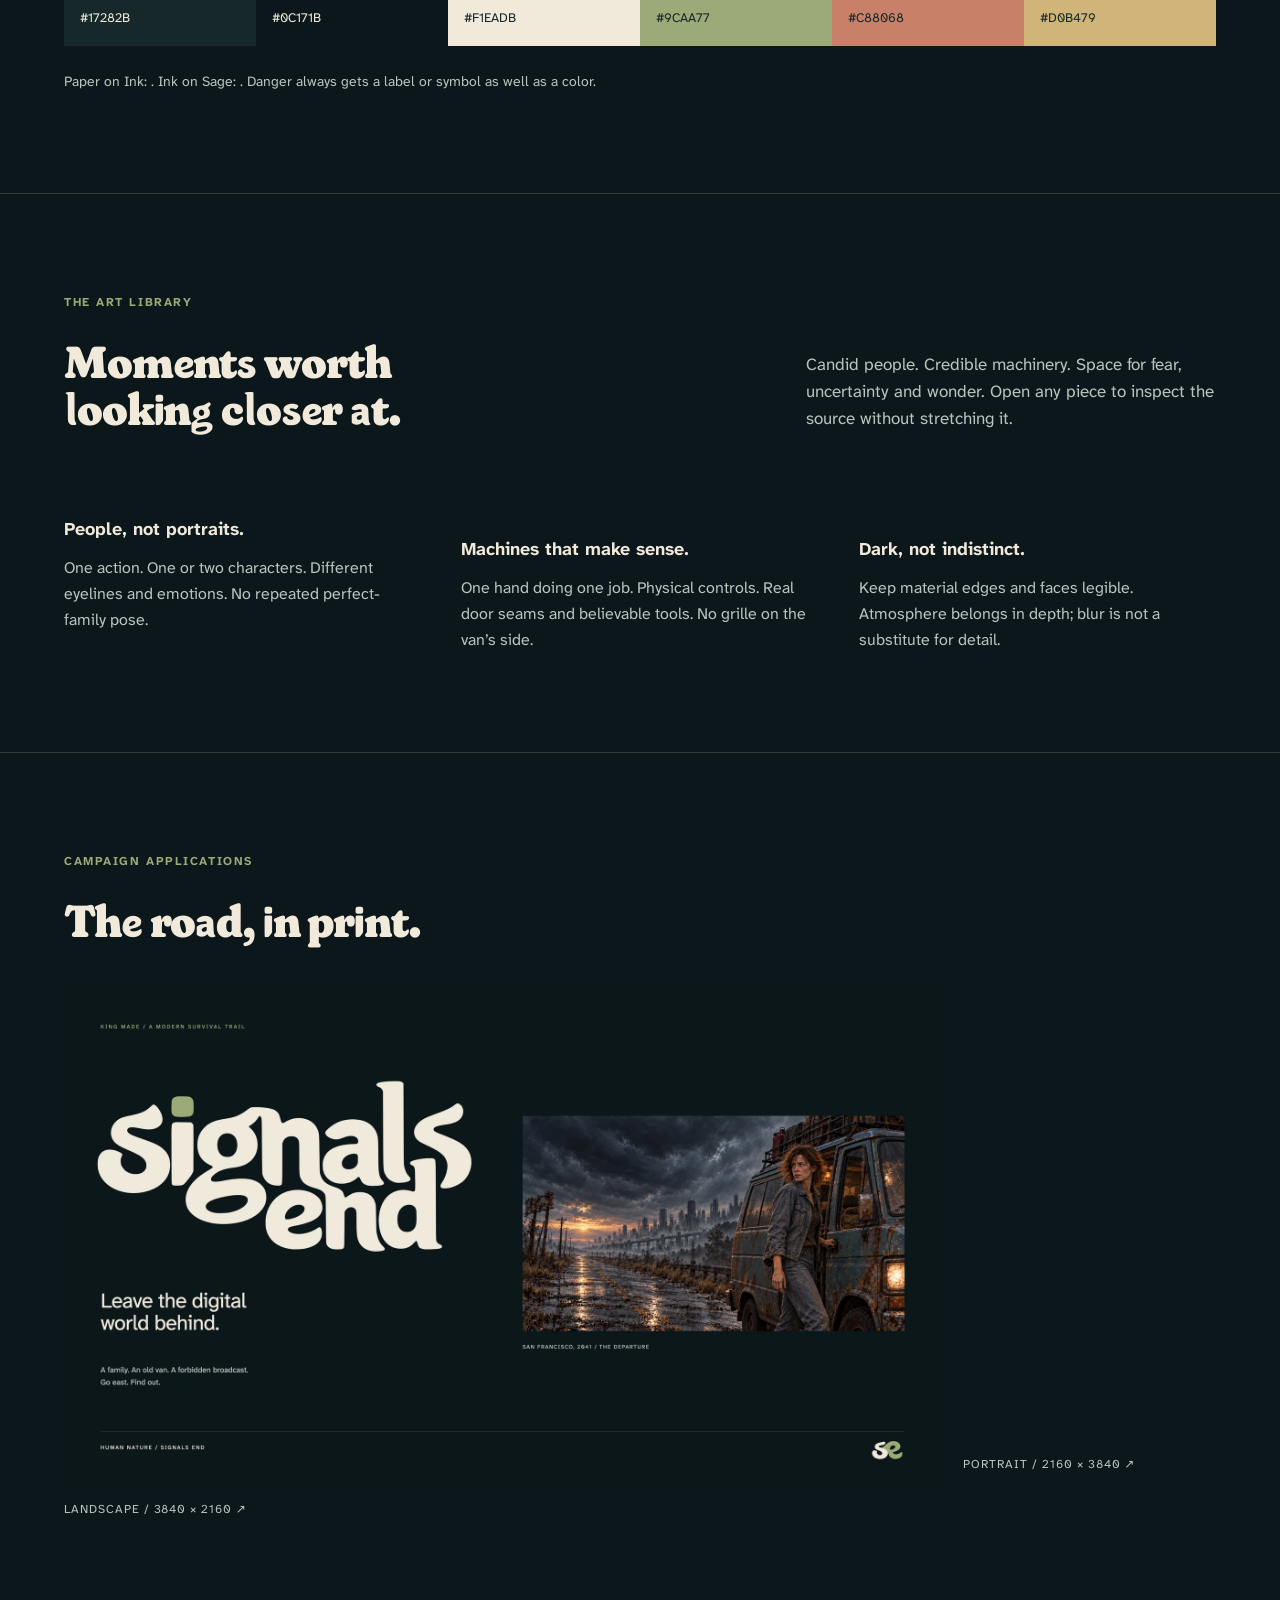
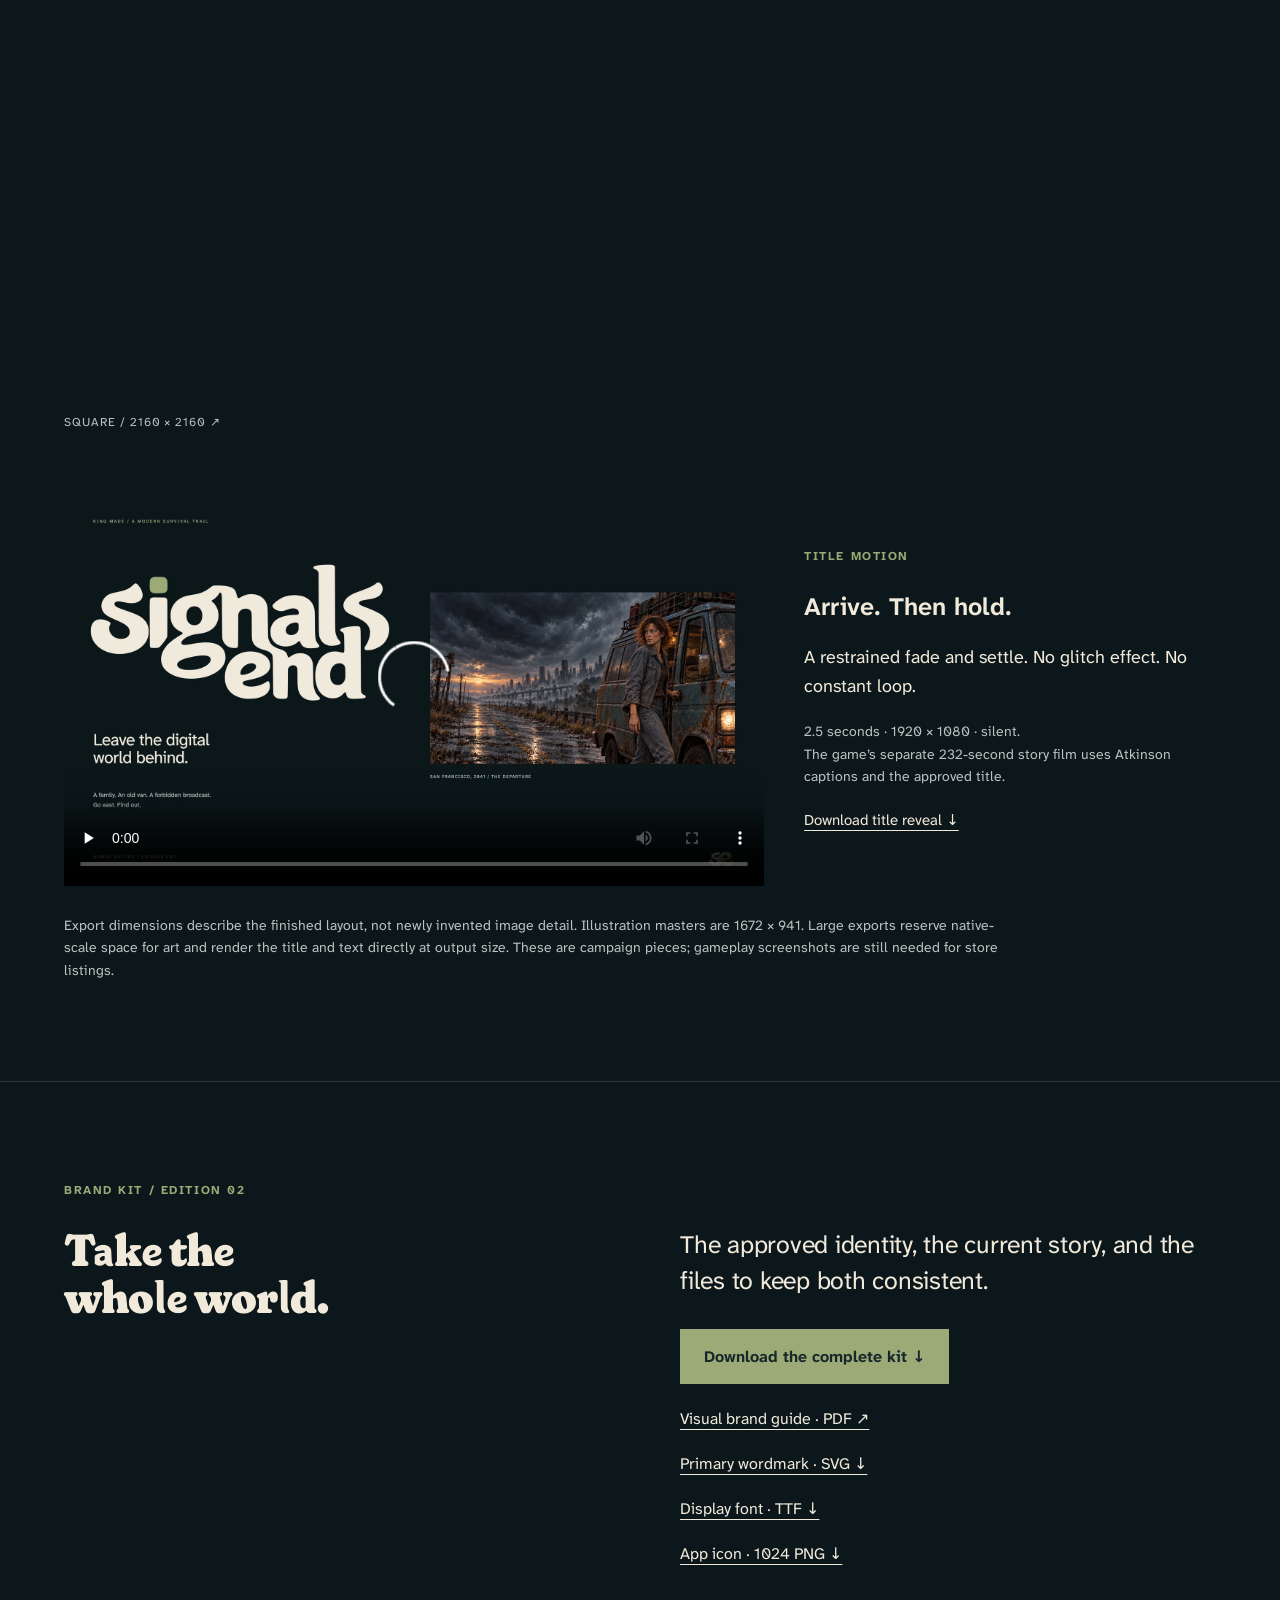
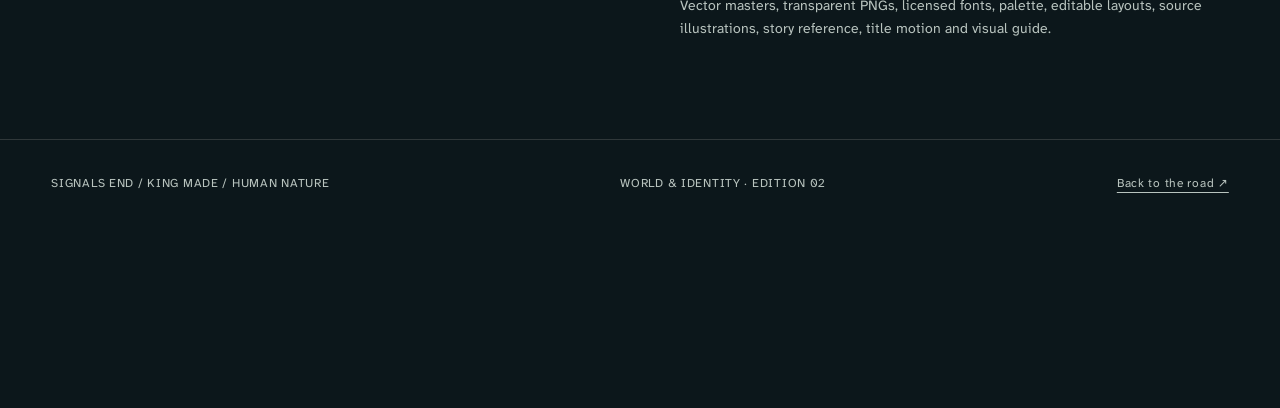
<file: names/index.html>
<!doctype html><html lang="en"><head><meta charset="utf-8"><meta name="viewport" content="width=device-width,initial-scale=1"><meta http-equiv="refresh" content="0;url=../brand/"><title>Signals End · Identity directions</title></head><body style="background:#111d20;color:#eddfbf;font:20px system-ui;padding:40px"><h1>Signals End</h1><p>The name is chosen. <a style="color:#edc395" href="../brand/">Review the five type, wordmark and logo directions.</a></p></body></html>
</file>
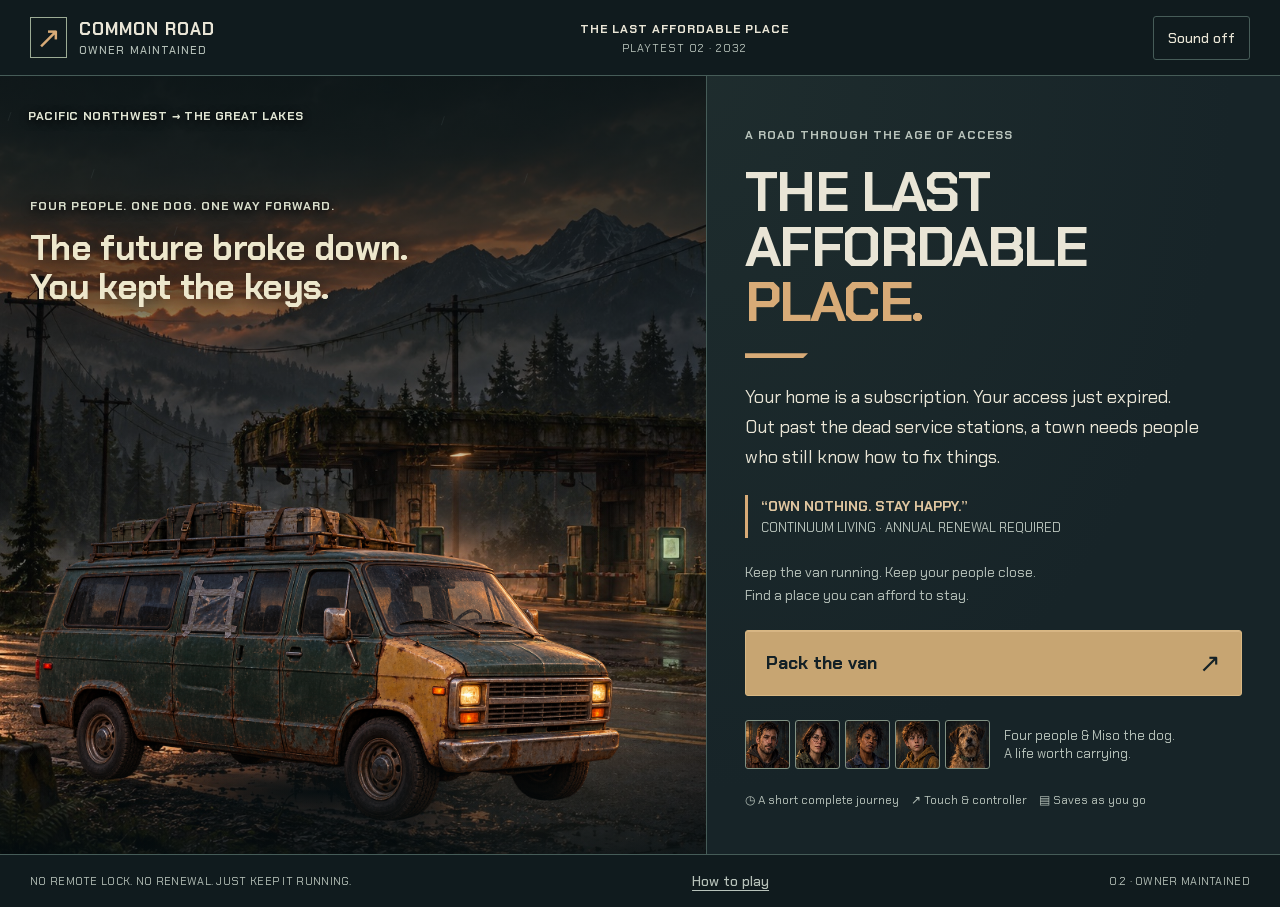
<file: v02/index.html>
<!doctype html>
<html lang="en">
<head>
<meta charset="utf-8"><meta name="viewport" content="width=device-width, initial-scale=1, viewport-fit=cover">
<meta name="theme-color" content="#101b1e"><meta name="description" content="A moody road journey through a future of expired access and failing machines. Keep your van running. Find somewhere worth staying.">
<link rel="preload" as="font" type="font/ttf" href="assets/fonts/ChakraPetch-Regular.ttf" crossorigin><link rel="preload" as="font" type="font/ttf" href="assets/fonts/ChakraPetch-Bold.ttf" crossorigin>
<link rel="preload" as="image" href="assets/atmosphere/road-v02.jpg"><link rel="preload" as="image" href="assets/atmosphere/van-v02.png">
<link rel="icon" href="assets/icon.svg" type="image/svg+xml"><link rel="manifest" href="manifest.webmanifest"><link rel="stylesheet" href="style.css?v=0.2.0">
<title>The Last Affordable Place · keep the keys</title>
</head>
<body>
<div id="app">
<header class="masthead"><a class="wordmark" href="#" id="brand" aria-label="Pause or return to opening"><span class="brand-icon">↗</span><span>COMMON ROAD<span class="brand-sub">OWNER MAINTAINED</span></span></a><div class="edition">THE LAST AFFORDABLE PLACE <span>PLAYTEST 02 · 2032</span></div><nav><button class="quiet" id="sound" aria-label="Turn sound on">Sound off</button><button class="quiet" id="journal" hidden>Journal</button><button class="quiet" id="pause" hidden>Pause</button></nav></header>
<div id="resources" hidden></div>
<main class="layout" id="layout">
<section class="stage" aria-label="Illustrated journey"><canvas id="scene" aria-label="The group’s van in an illustrated landscape"></canvas><div class="stage-top"><span id="chapter">PACIFIC NORTHWEST → THE GREAT LAKES</span><span class="roundstamp" id="stamp">TAKE<br>THE<br>LONG VIEW</span></div><div id="scene-caption"><span class="eyebrow">FOUR PEOPLE. ONE DOG. SIX CARGO SLOTS.</span><p>The future broke down.<br>You kept the keys.</p></div><div id="roadmap"></div></section>
<section id="panel" class="panel" aria-label="Journey decisions"></section>
</main>
<footer><span id="footer-left">NO REMOTE LOCK. NO RENEWAL. JUST KEEP IT RUNNING.</span><button class="text-button" id="help">How to play</button><span class="footer-version">0.2 · OWNER MAINTAINED</span></footer>
</div>
<div id="overlay" class="overlay" hidden></div><div id="toast" role="status" aria-live="polite"></div>
<script type="module" src="src/app.js?v=0.2.0"></script>
</body></html>
</file>
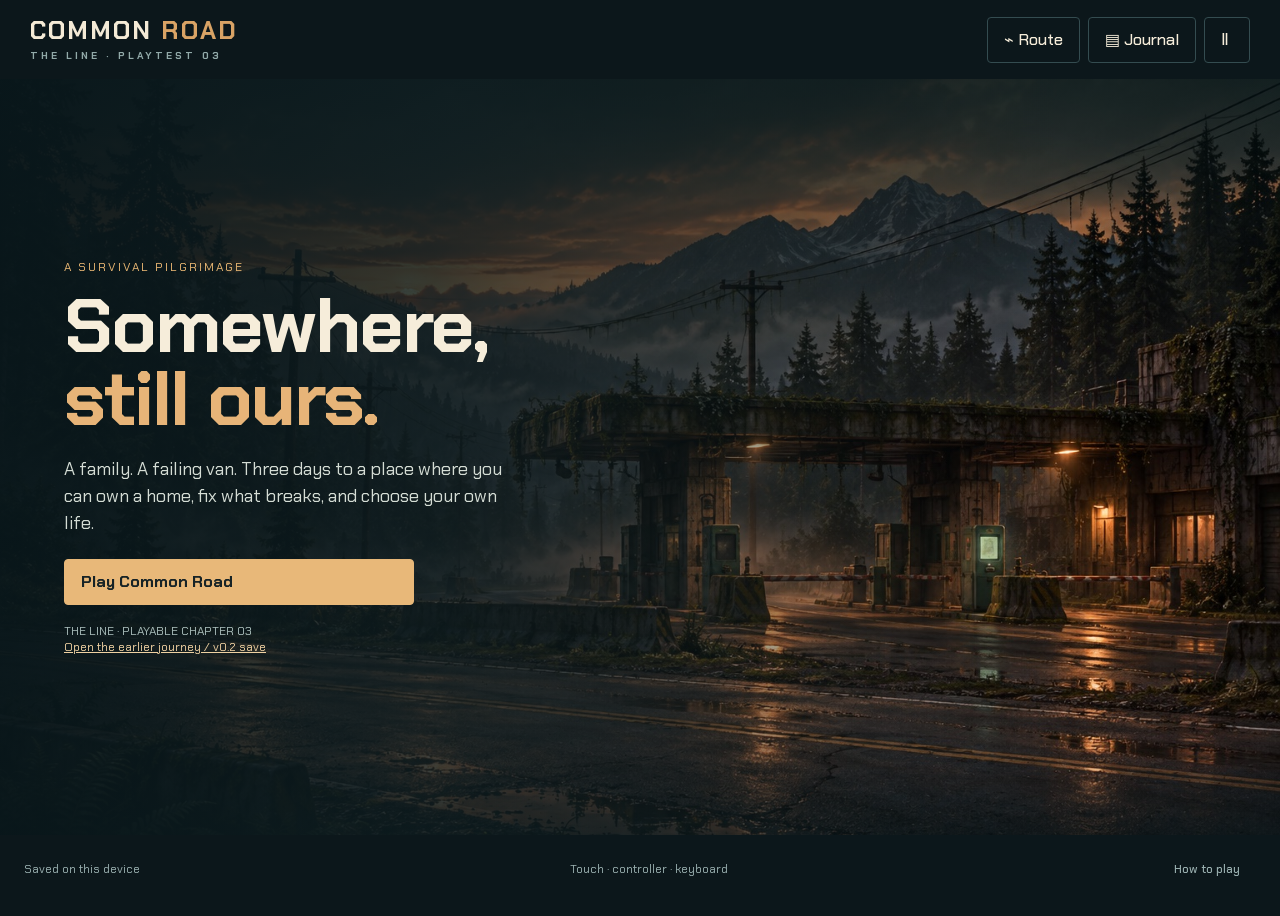
<file: v03/index.html>
<!doctype html>
<html lang="en">
<head>
<base href="../">
<meta charset="utf-8"><meta name="viewport" content="width=device-width,initial-scale=1,viewport-fit=cover">
<meta name="theme-color" content="#101d20"><meta name="description" content="A family, a failing van, and three days to a place of your own. A playable survival pilgrimage.">
<title>Common Road — The Line</title>
<link rel="icon" href="assets/icon.svg"><link rel="manifest" href="manifest.webmanifest">
<link rel="stylesheet" href="v03/style.css?v=0.3.0">
</head>
<body>
<header><a class="brand" href="./" aria-label="Common Road home">COMMON <span>ROAD</span><small>THE LINE · PLAYTEST 03</small></a><nav><button id="map" aria-label="Route map">⌁ <span>Route</span></button><button id="journal" aria-label="Journal">▤ <span>Journal</span></button><button id="pause" aria-label="Pause">Ⅱ</button></nav></header>
<main id="game">
<div id="resources" aria-label="Household supplies"></div>
<section id="stage" aria-label="Interactive game scene">
<canvas id="scene" tabindex="0" aria-label="Game scene. Touch or use the controls below."></canvas>
<div id="sceneheading"></div><div id="scenestatus"></div><div id="scenehint"></div>
<div id="opening" hidden></div>
</section>
<section id="family" aria-label="The Mercer household"></section>
<section id="console"><div id="notice" role="status" aria-live="polite"></div><div id="actions"></div></section>
<footer><span id="save-status">Saved on this device</span><span>Touch · controller · keyboard</span><button id="help">How to play</button></footer>
</main>
<dialog id="dialog"><div id="dialogbody"></div></dialog>
<script type="module" src="v03/app.js?v=0.3.0"></script>
</body></html>
</file>
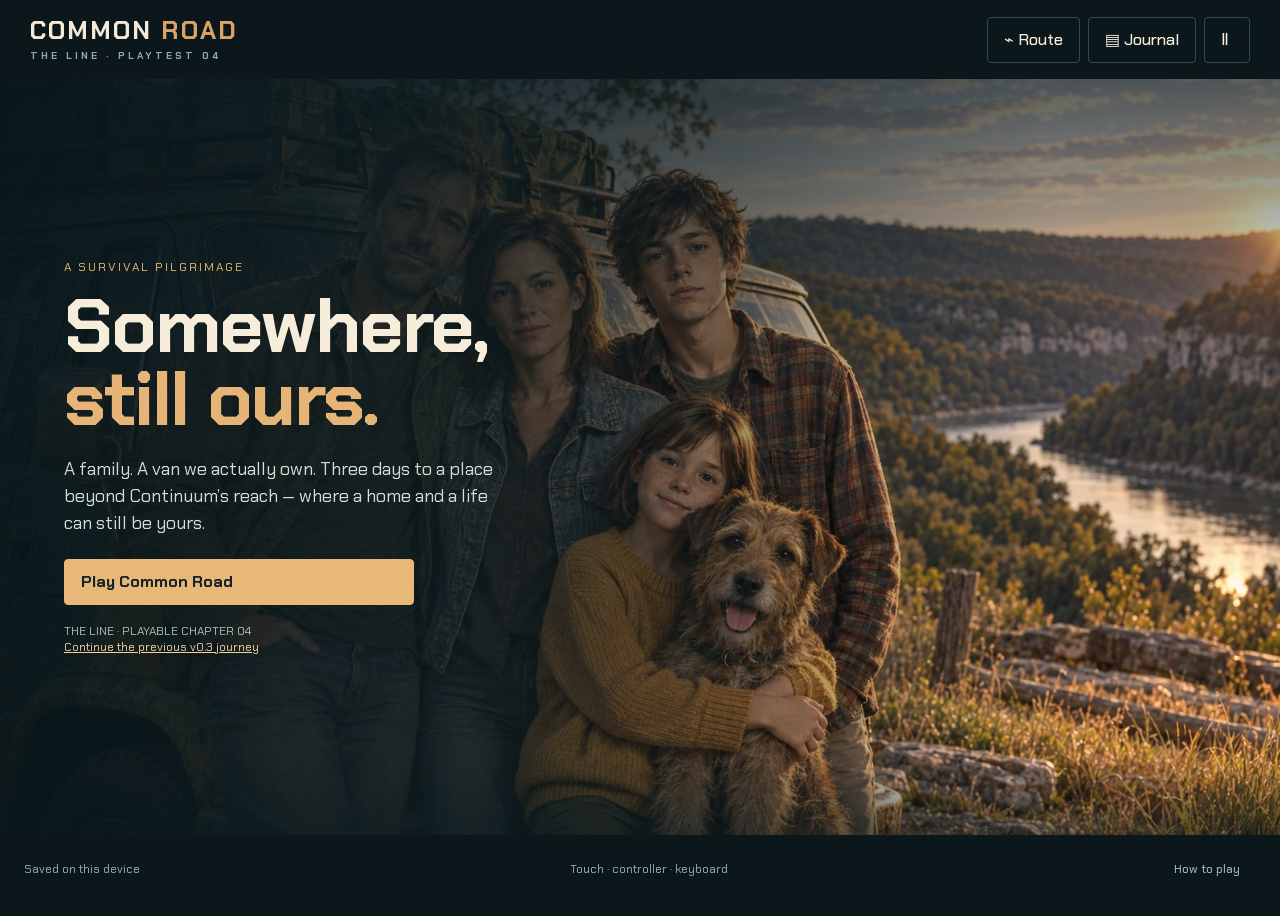
<file: v04/index.html>
<!doctype html>
<html lang="en">
<head>
<base href="../">
<meta charset="utf-8"><meta name="viewport" content="width=device-width,initial-scale=1,viewport-fit=cover">
<meta name="theme-color" content="#101d20"><meta name="description" content="A family, a failing van, and three days to a place of your own. A playable survival pilgrimage.">
<title>Common Road — The Line</title>
<link rel="icon" href="assets/icon.svg"><link rel="manifest" href="manifest.webmanifest">
<link rel="stylesheet" href="v04/style.css?v=0.4.0">
</head>
<body>
<header><a class="brand" href="./" aria-label="Common Road home">COMMON <span>ROAD</span><small>THE LINE · PLAYTEST 04</small></a><nav><button id="map" aria-label="Route map">⌁ <span>Route</span></button><button id="journal" aria-label="Journal">▤ <span>Journal</span></button><button id="pause" aria-label="Pause">Ⅱ</button></nav></header>
<main id="game">
<div id="resources" aria-label="Household supplies"></div>
<section id="stage" aria-label="Interactive game scene">
<canvas id="scene" tabindex="0" aria-label="Game scene. Touch or use the controls below."></canvas>
<div id="sceneheading"></div><div id="scenestatus"></div><div id="scenehint"></div>
<div id="grip" hidden aria-hidden="true"></div>
<div id="opening" hidden></div>
</section>
<section id="family" aria-label="The Mercer household"></section>
<section id="console"><div id="notice" role="status" aria-live="polite"></div><div id="actions"></div></section>
<footer><span id="save-status">Saved on this device</span><span>Touch · controller · keyboard</span><button id="help">How to play</button></footer>
</main>
<dialog id="dialog"><div id="dialogbody"></div></dialog>
<script type="module" src="v04/app.js?v=0.4.0"></script>
</body></html>
</file>
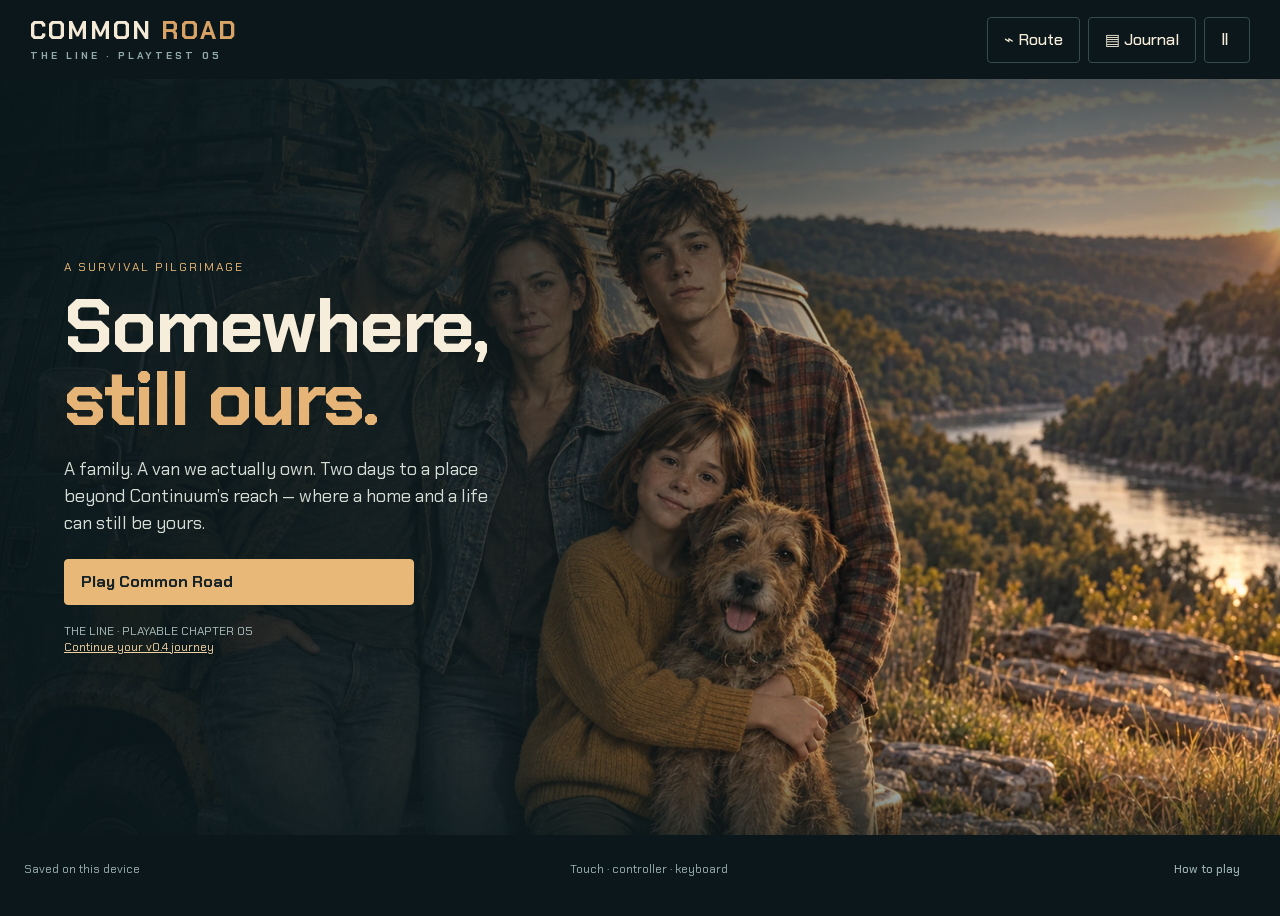
<file: v05/index.html>
<!doctype html>
<html lang="en">
<head>
<base href="../">
<meta charset="utf-8"><meta name="viewport" content="width=device-width,initial-scale=1,viewport-fit=cover">
<meta name="theme-color" content="#101d20"><meta name="description" content="A family, a failing van, and two days to a place of your own. A playable survival pilgrimage.">
<title>Common Road — The Line</title>
<link rel="icon" href="assets/icon.svg"><link rel="manifest" href="manifest.webmanifest">
<link rel="stylesheet" href="v05/style.css?v=0.5.0">
</head>
<body>
<header><a class="brand" href="./" aria-label="Common Road home">COMMON <span>ROAD</span><small>THE LINE · PLAYTEST 05</small></a><nav><button id="map" aria-label="Route map">⌁ <span>Route</span></button><button id="journal" aria-label="Journal">▤ <span>Journal</span></button><button id="pause" aria-label="Pause">Ⅱ</button></nav></header>
<main id="game">
<div id="resources" aria-label="Household supplies"></div>
<section id="stage" aria-label="Interactive game scene">
<canvas id="scene" tabindex="0" aria-label="Game scene. Touch or use the controls below."></canvas>
<div id="sceneheading"></div><div id="scenestatus"></div><div id="scenehint"></div>
<div id="grip" hidden aria-hidden="true"></div>
<div id="opening" hidden></div>
</section>
<section id="family" aria-label="The Mercer household"></section>
<section id="console"><div id="notice" role="status" aria-live="polite"></div><div id="actions"></div></section>
<footer><span id="save-status">Saved on this device</span><span>Touch · controller · keyboard</span><button id="help">How to play</button></footer>
</main>
<dialog id="dialog"><div id="dialogbody"></div></dialog>
<script type="module" src="v05/app.js?v=0.5.0"></script>
</body></html>
</file>
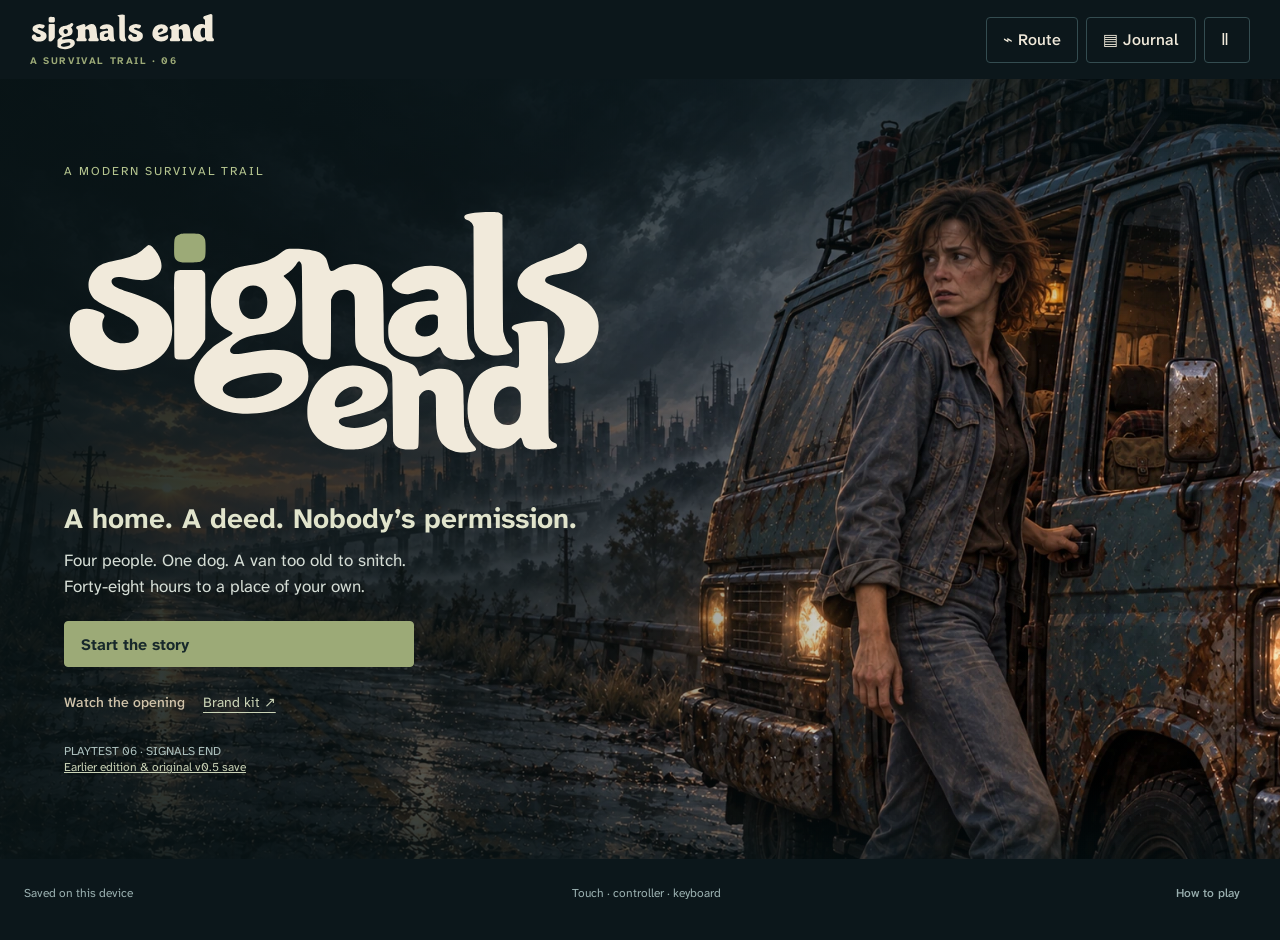
<file: v06/index.html>
<!doctype html>
<html lang="en">
<head>
<base href="../">
<meta charset="utf-8"><meta name="viewport" content="width=device-width,initial-scale=1,viewport-fit=cover">
<meta name="theme-color" content="#101d20"><meta name="description" content="A family, a failing van, and two days to a place of your own. A playable survival pilgrimage.">
<title>Signals End — A Modern Survival Trail</title>
<link rel="icon" href="assets/signals-end/signals-end-app-icon.svg"><link rel="apple-touch-icon" href="assets/signals-end/app-icon-180.png"><link rel="manifest" href="manifest.webmanifest">
<link rel="stylesheet" href="v06/style.css?v=0.6.0-human-nature-1">
<link rel="stylesheet" href="v06/intro.css?v=0.6.0-human-nature-1">
<link rel="stylesheet" href="v06/identity.css?v=human-nature-1">
</head>
<body>
<header><a class="brand" href="./" aria-label="Signals End home"><img src="assets/signals-end/signals-end-horizontal-light.svg" alt="Signals End"><small>A SURVIVAL TRAIL · 06</small></a><nav><button id="map" aria-label="Route map">⌁ <span>Route</span></button><button id="journal" aria-label="Journal">▤ <span>Journal</span></button><button id="pause" aria-label="Pause">Ⅱ</button></nav></header>
<main id="game">
<div id="resources" aria-label="Household supplies"></div>
<section id="stage" aria-label="Interactive game scene">
<canvas id="scene" tabindex="0" aria-label="Game scene. Touch or use the controls below."></canvas>
<div id="sceneheading"></div><div id="scenestatus"></div><div id="scenehint"></div>
<div id="grip" hidden aria-hidden="true"></div>
<div id="opening" hidden></div>
</section>
<section id="family" aria-label="The Mercer household"></section>
<section id="console"><div id="notice" role="status" aria-live="polite"></div><div id="actions"></div></section>
<footer><span id="save-status">Saved on this device</span><span>Touch · controller · keyboard</span><button id="help">How to play</button></footer>
</main>
<dialog id="dialog"><div id="dialogbody"></div></dialog>
<script type="module" src="v06/app.js?v=0.6.0-human-nature-1"></script>
</body></html>
</file>
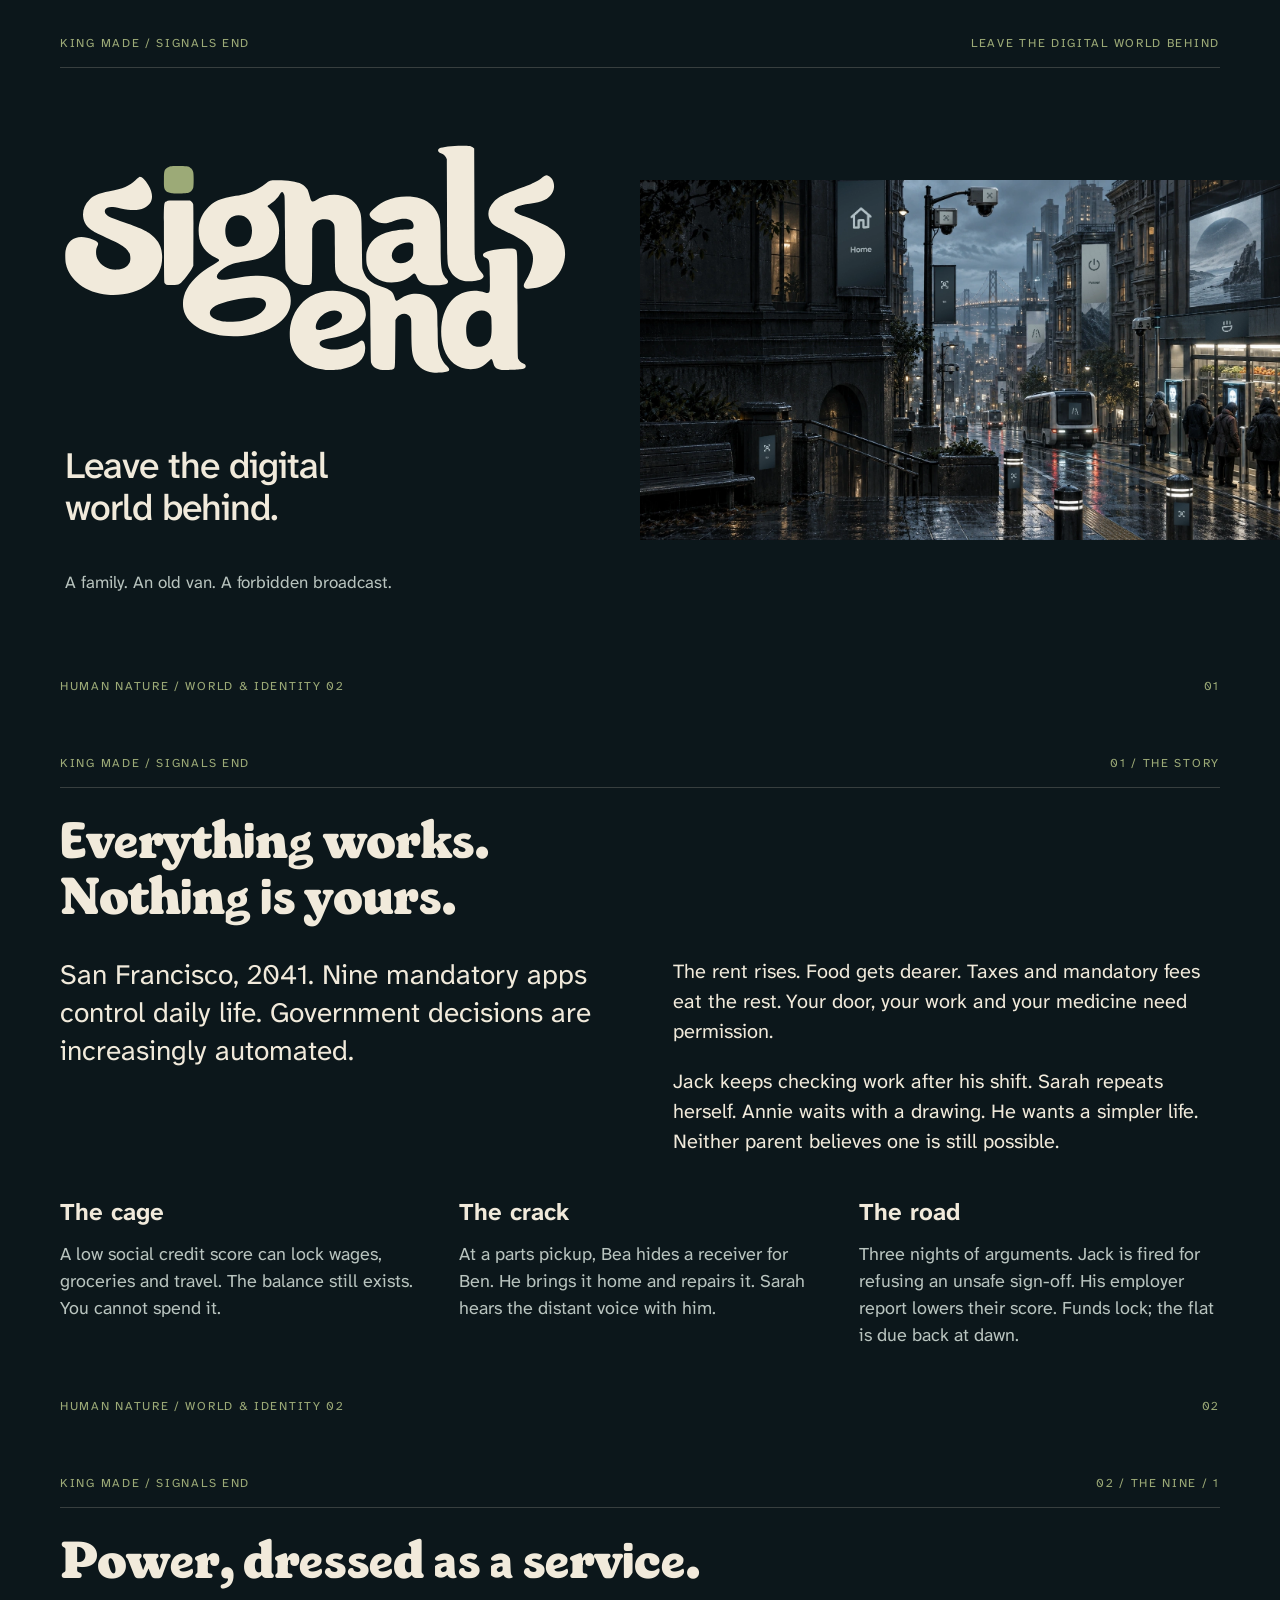
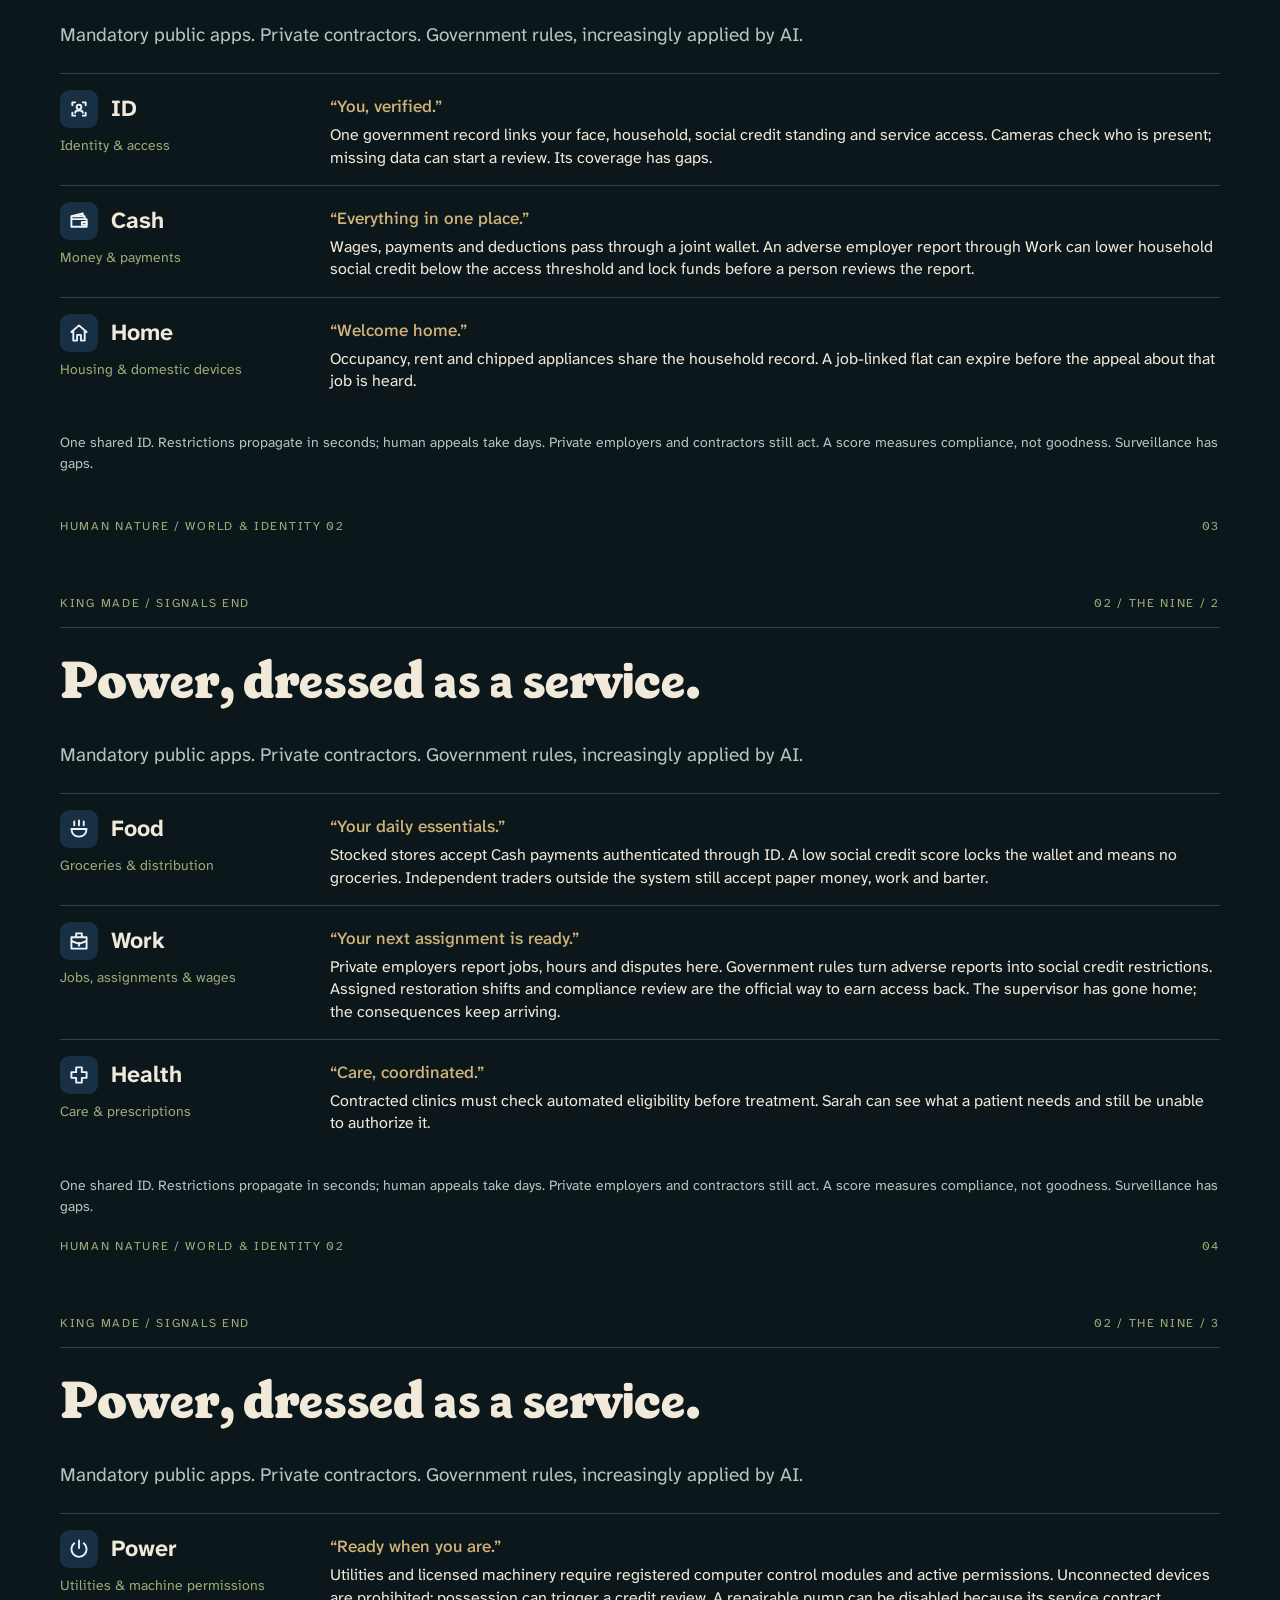
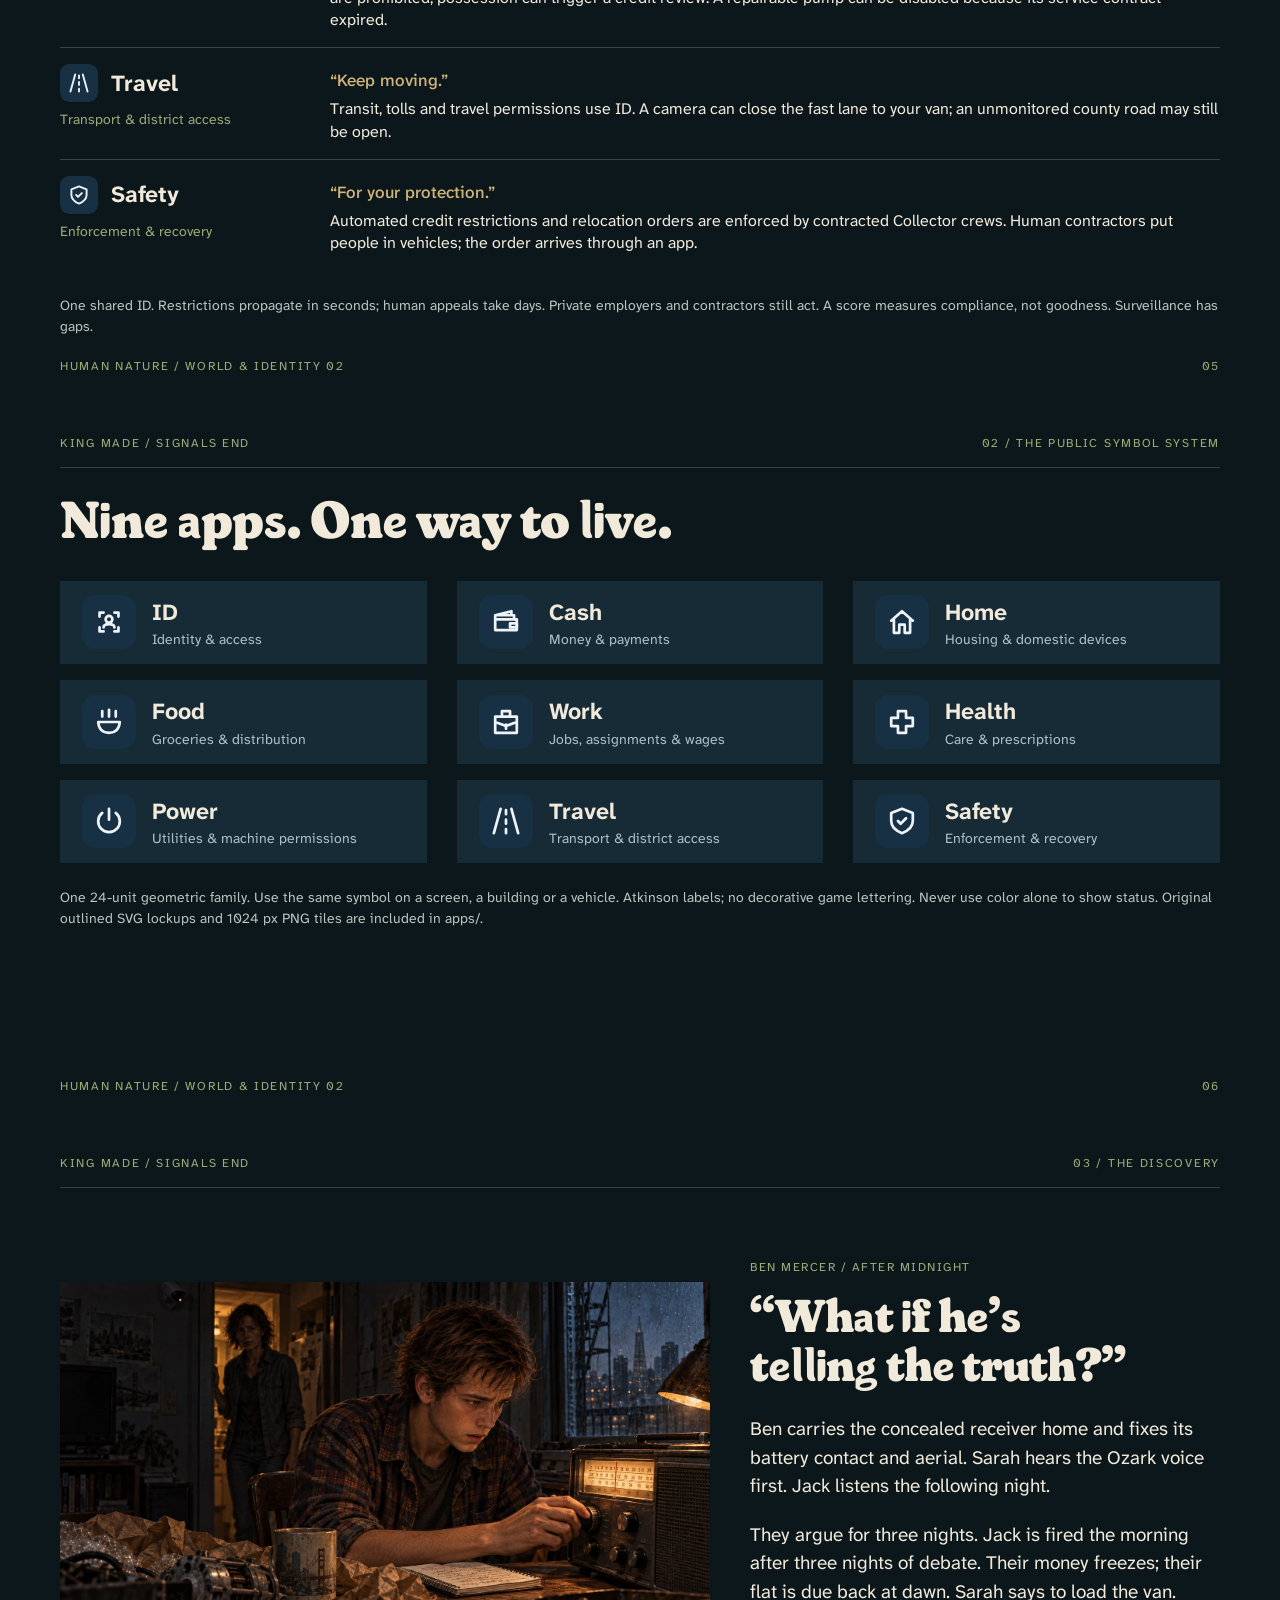
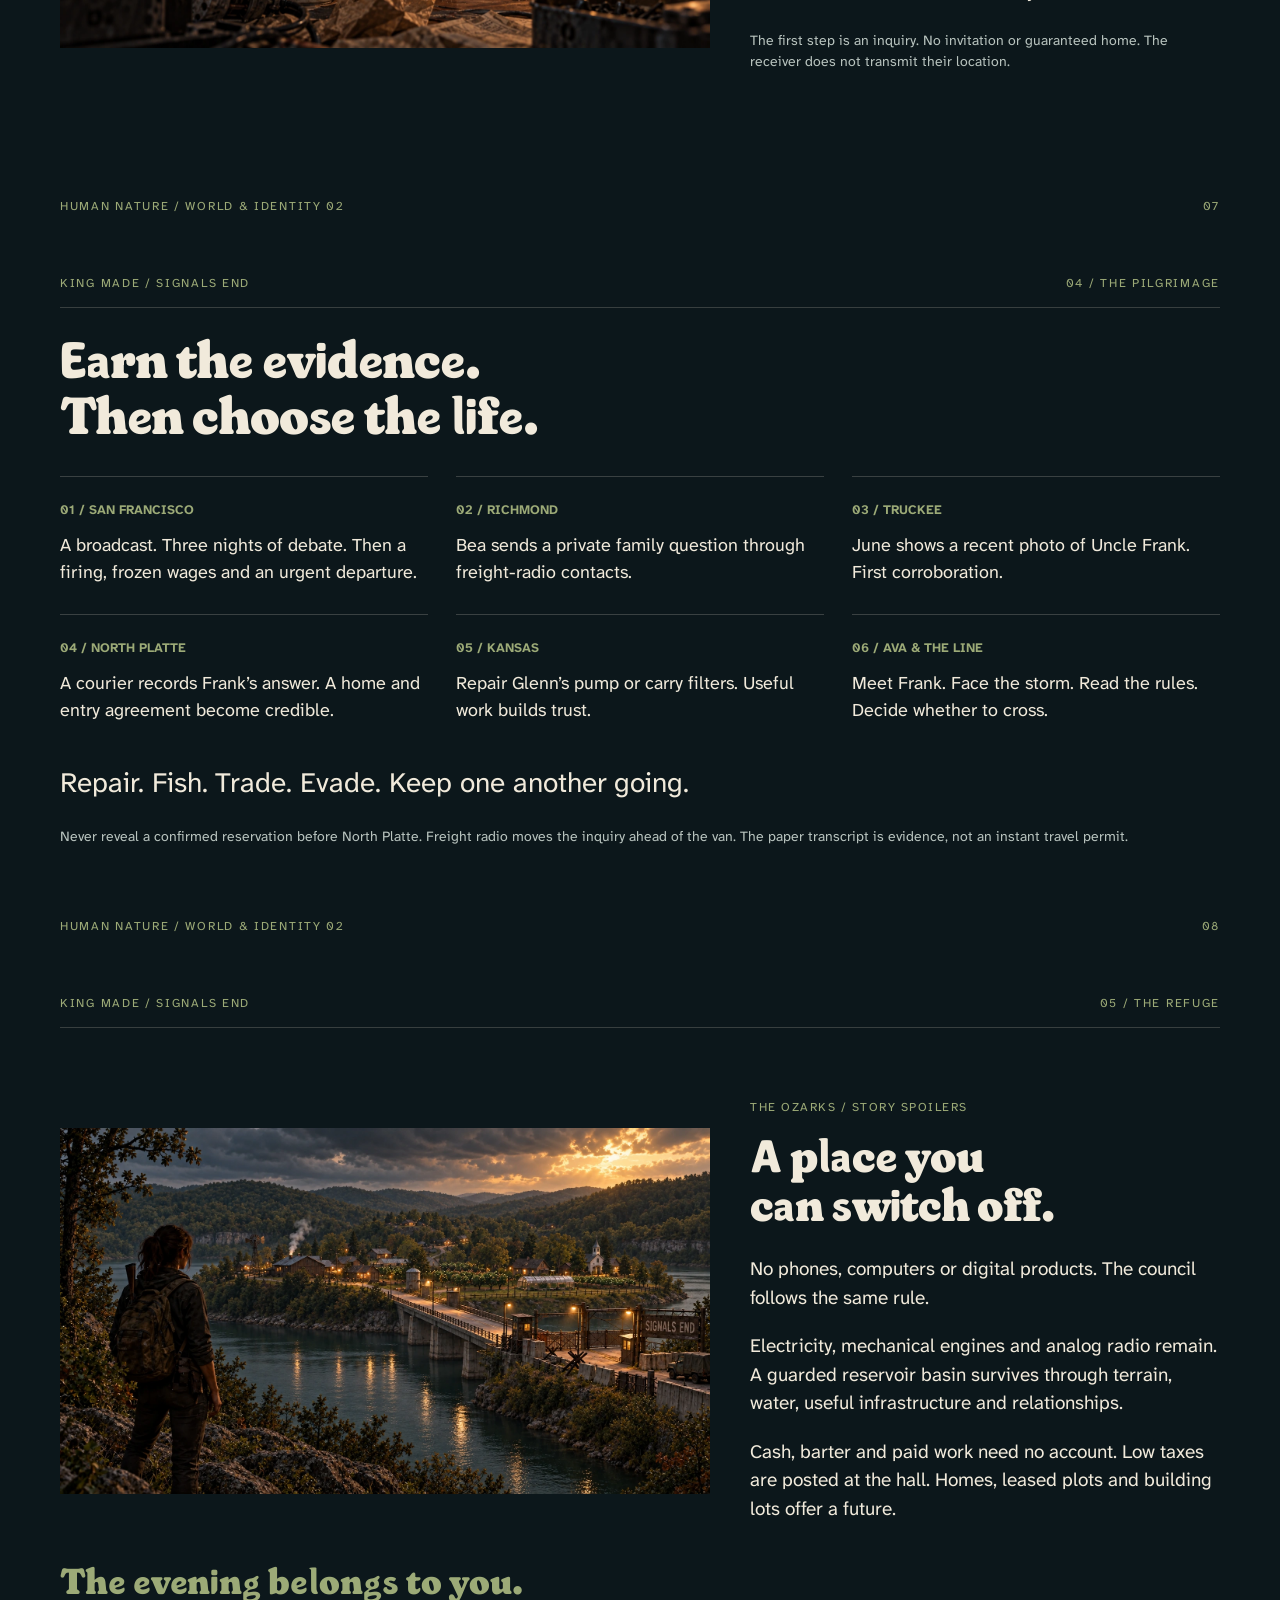
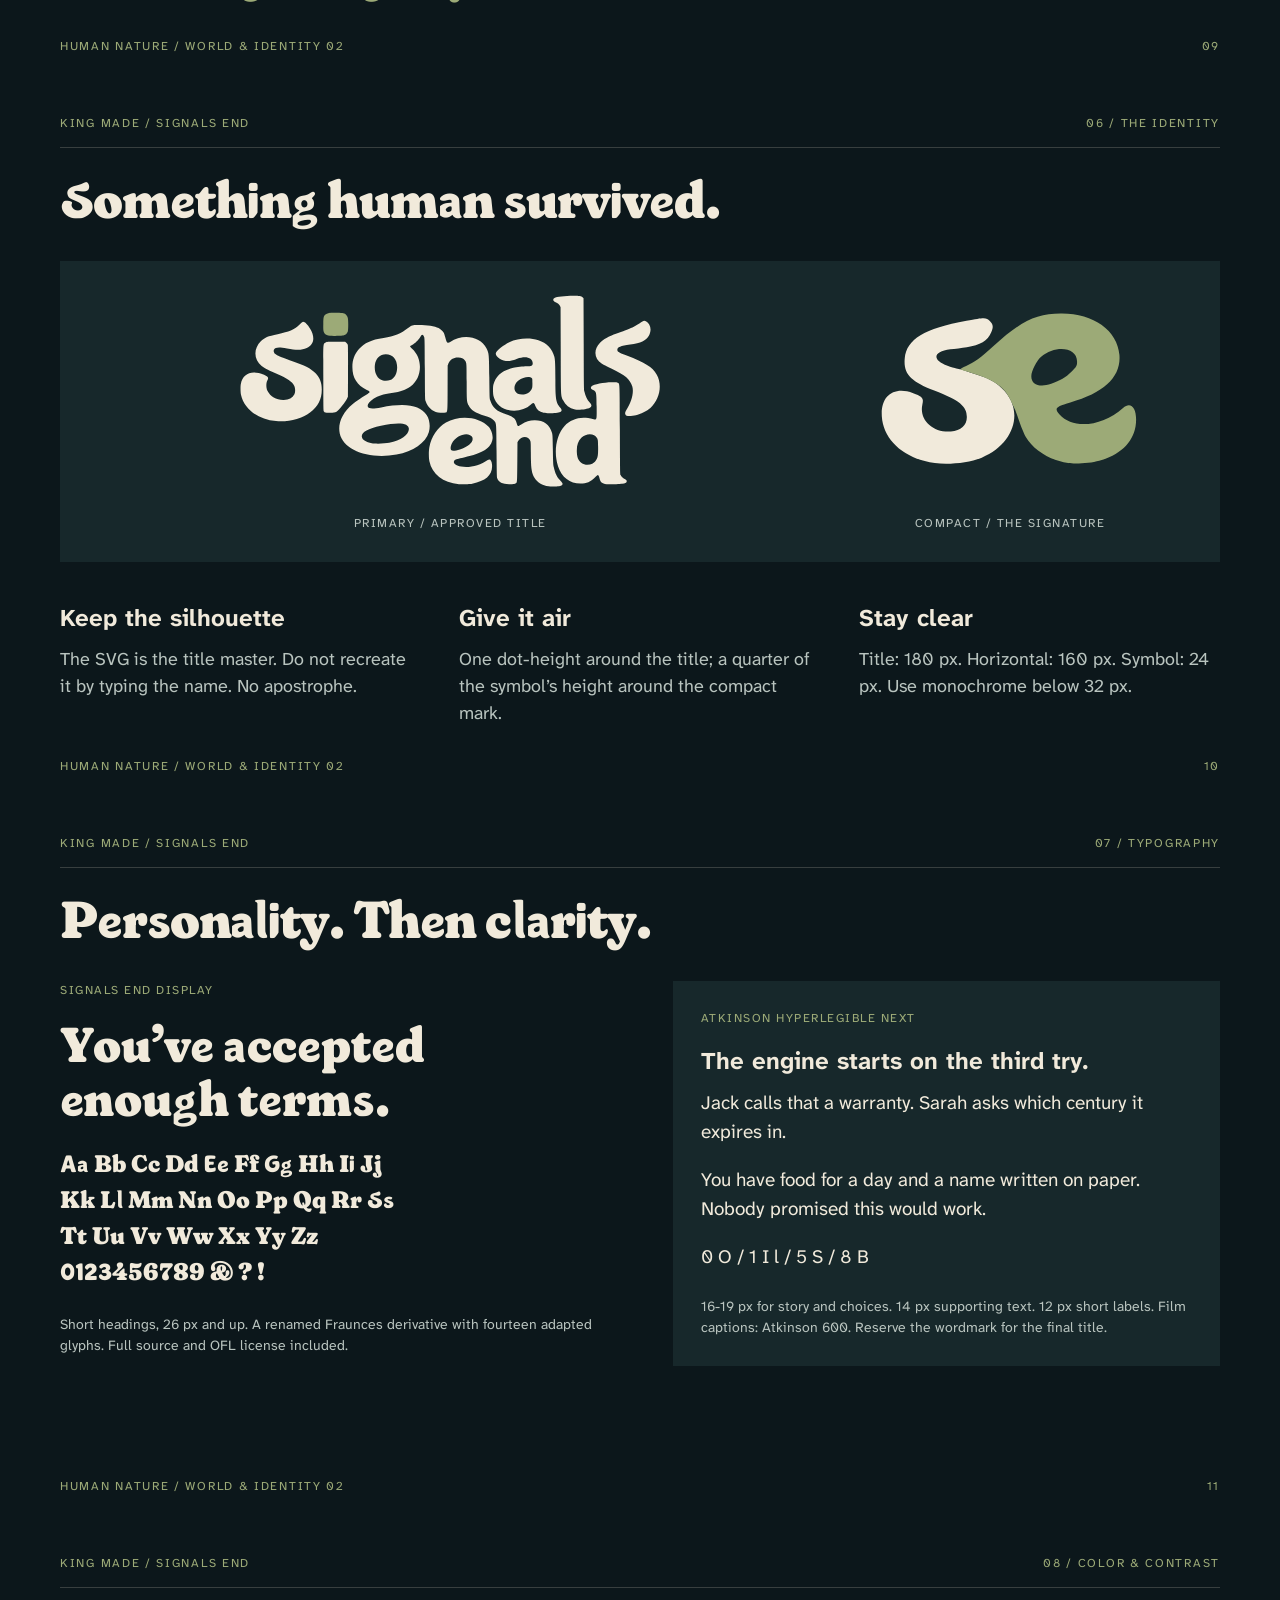
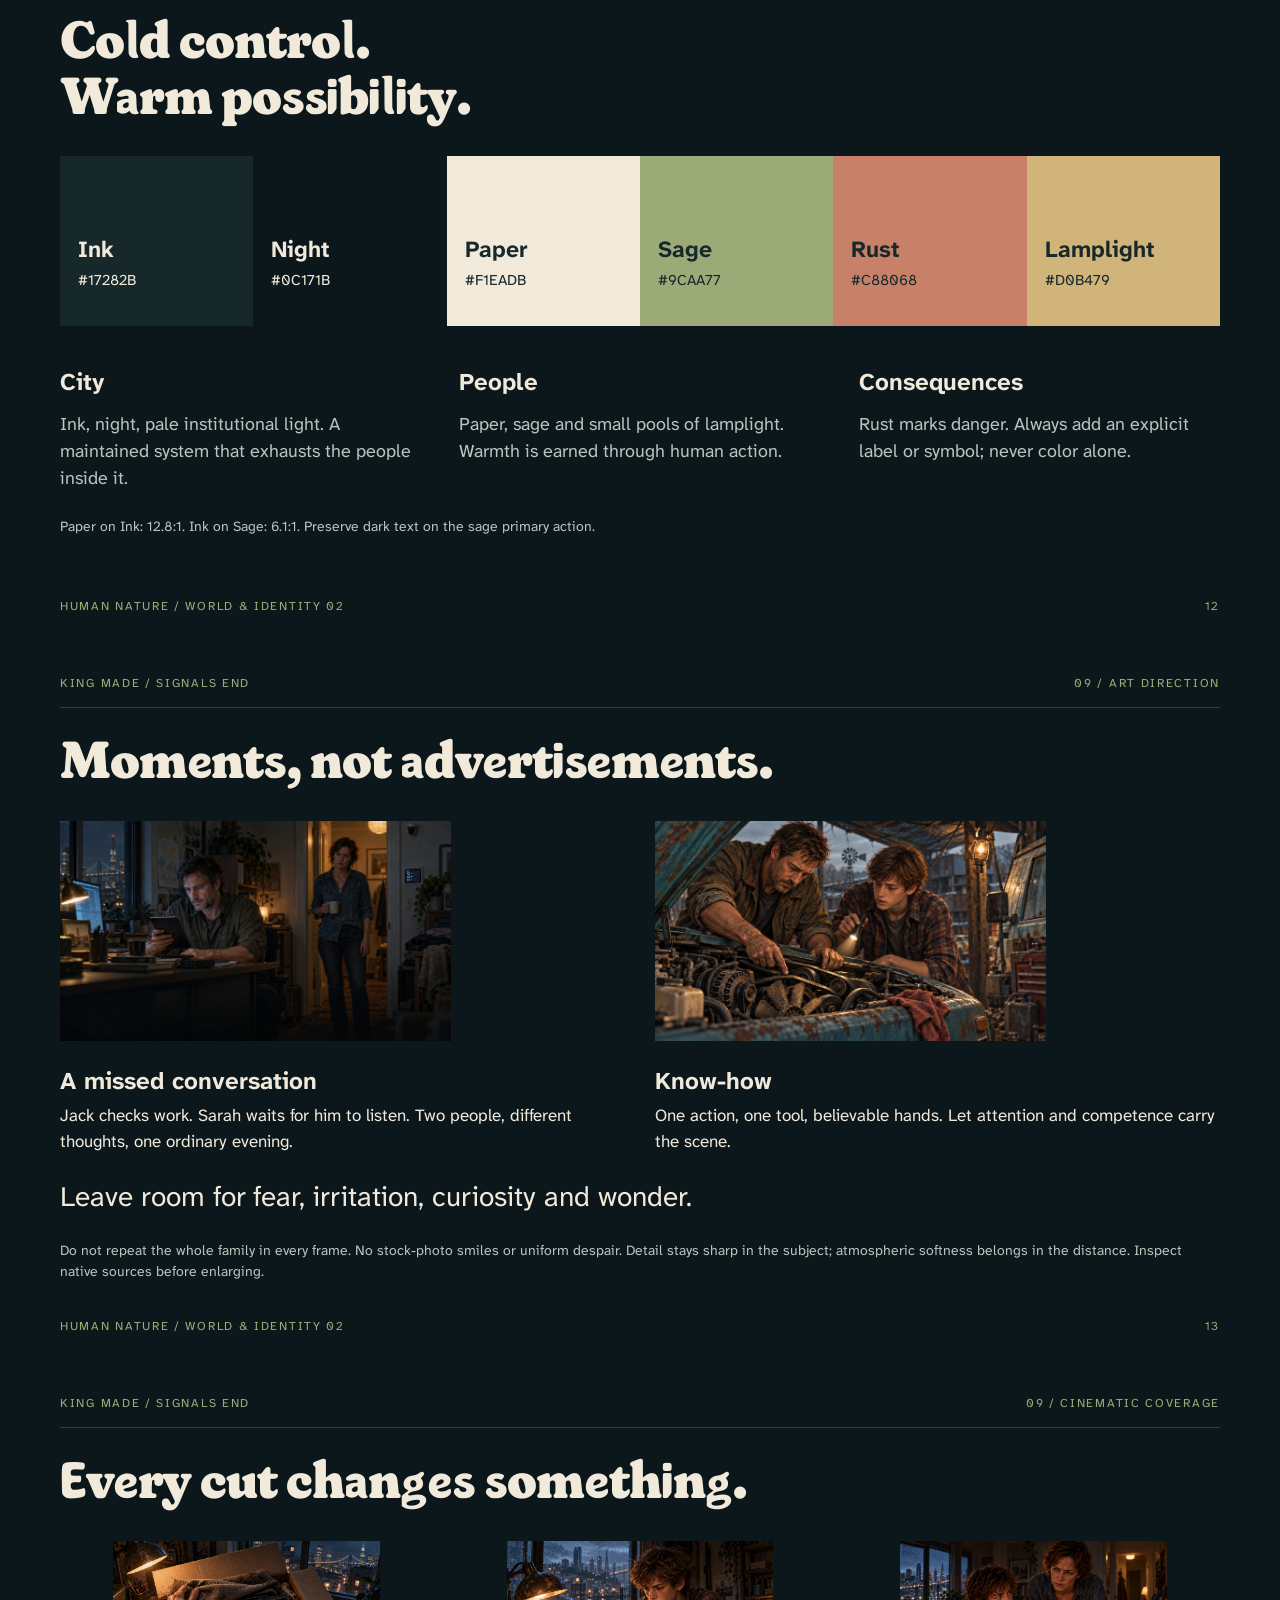
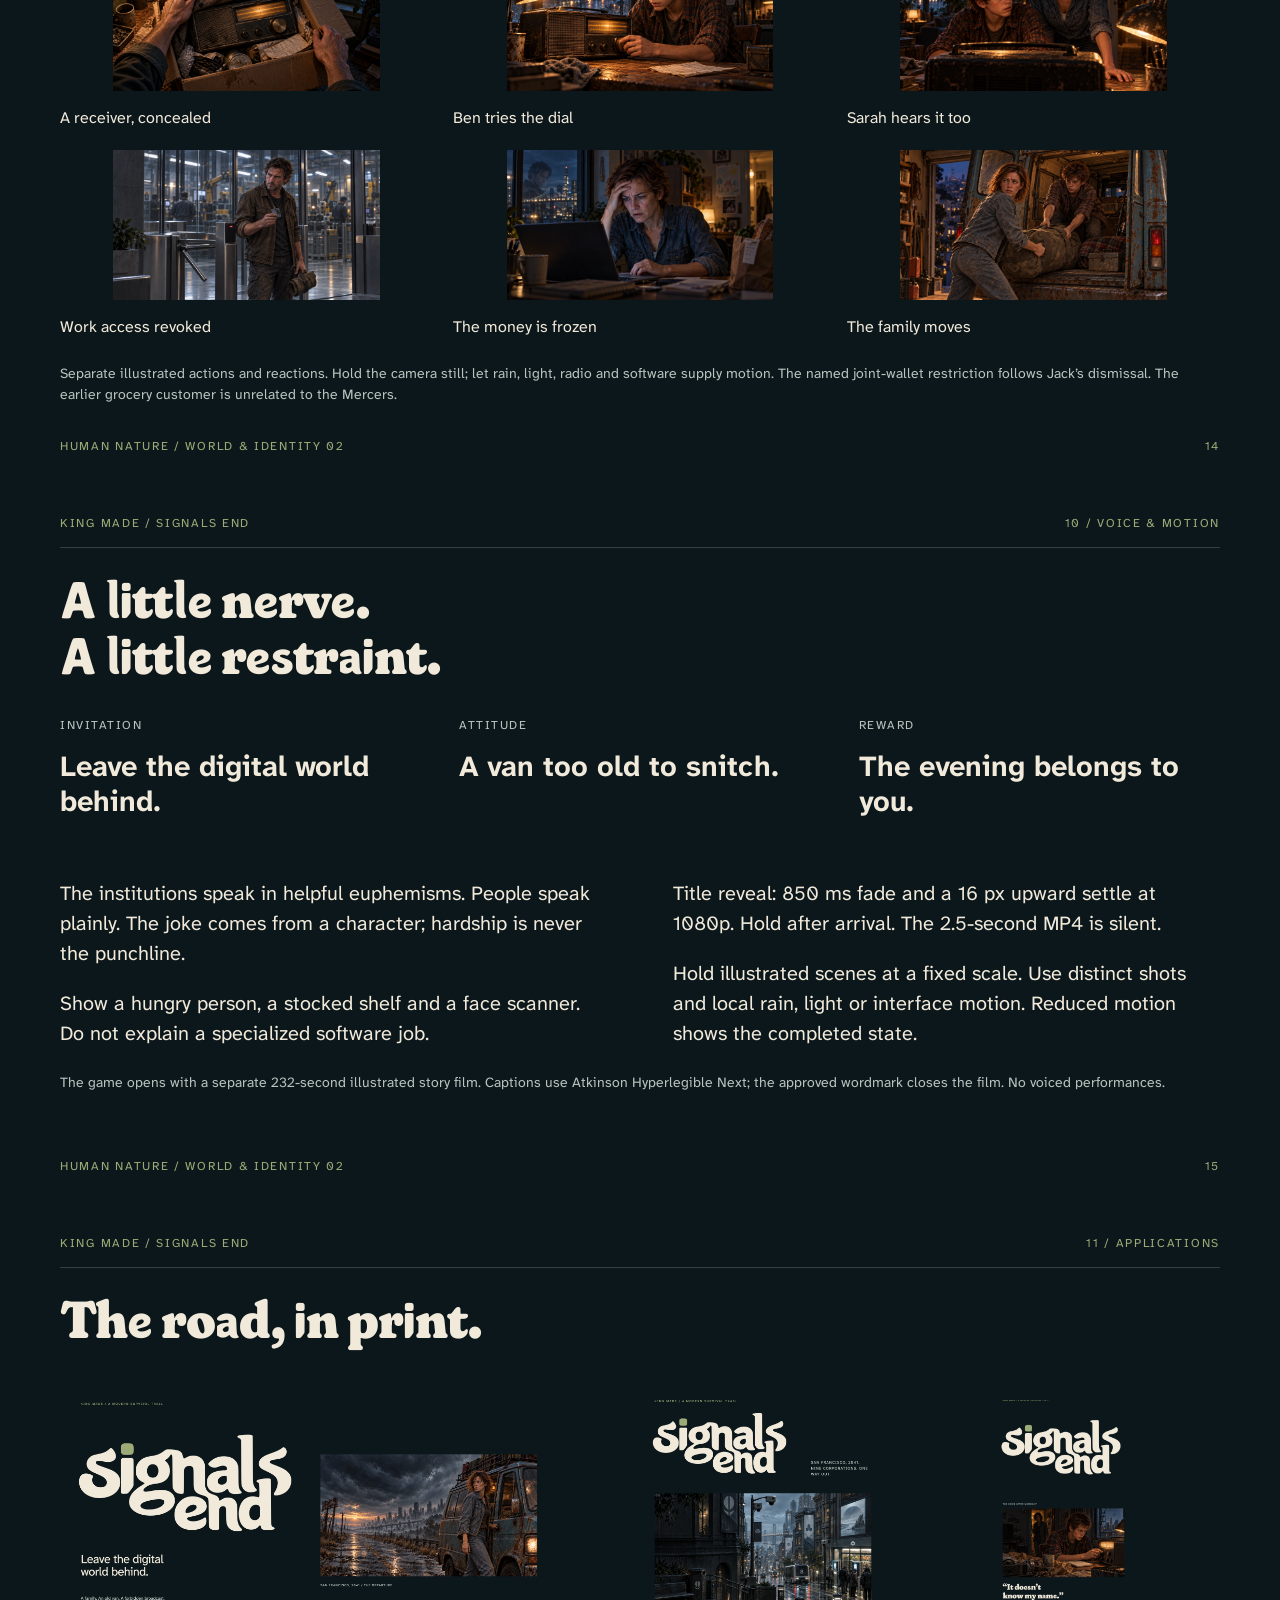
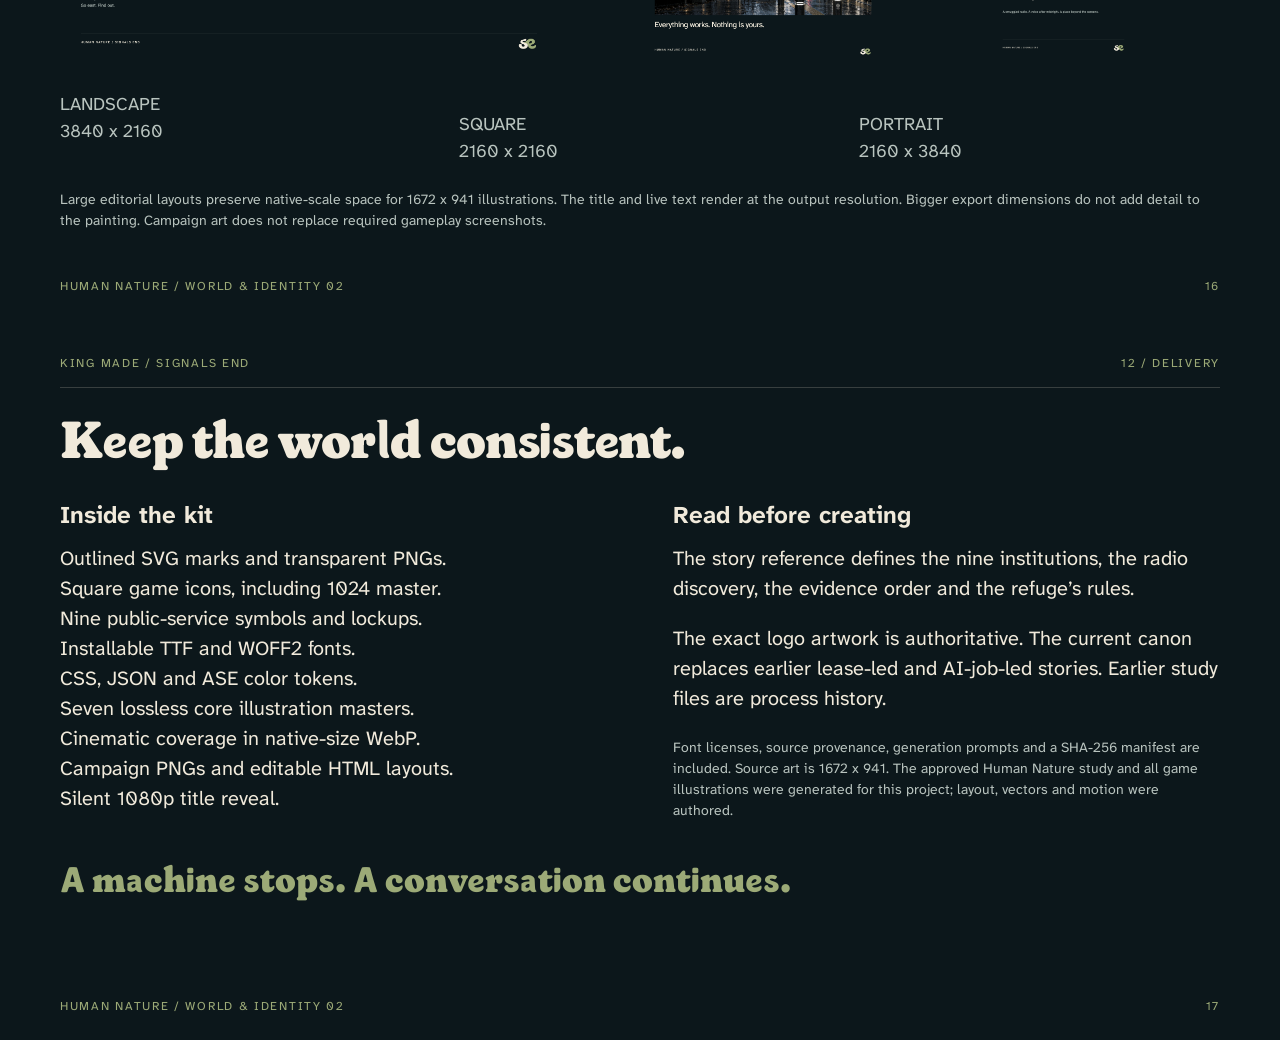
<file: brand/guide.html>
<!doctype html><html lang="en"><head><meta charset="utf-8"><title>Signals End - King Made Brand Guide</title><style>.corp-list h3{display:flex;align-items:center;gap:13px}.corp-list h3 svg{width:38px;height:38px;flex:none}.app-board{display:grid;grid-template-columns:repeat(3,1fr);gap:16px 30px}.app-board>div{display:grid;grid-template-columns:54px 1fr;gap:0 16px;align-items:center;background:#172b37;padding:14px 22px}.app-board svg{width:54px;height:54px;grid-row:span 2}.app-board strong{font-size:23px}.app-board span{font-size:14px;color:#adc0ca}@font-face{font-family:Signals;src:url('../assets/signals-end/SignalsEndDisplay-Regular.woff2');font-weight:900}@font-face{font-family:Human;src:url('../assets/signals-end/AtkinsonHyperlegibleNext.woff2');font-weight:100 900}@page{size:1280px 720px;margin:0}*{box-sizing:border-box}body{margin:0;background:#0c171b;color:#f1eadb;font:20px/1.5 Human,sans-serif}h1,h2,h3,p{margin:0}h1{font:900 52px/1.07 Signals,serif;letter-spacing:-1px;margin:25px 0 32px}h3{font-size:24px;line-height:1.2;margin-bottom:14px}p+p{margin-top:20px}.sheet{position:relative;width:1280px;height:720px;page-break-after:always;overflow:hidden;padding:34px 60px 62px}.sheet:last-child{page-break-after:auto}.page-top,footer{font-size:12px;letter-spacing:1.7px;display:flex;justify-content:space-between;color:#9caa77}.page-top{border-bottom:1px solid #f1eadb30;padding-bottom:15px}footer{position:absolute;bottom:25px;left:60px;right:60px}.cols{display:grid;grid-template-columns:1fr 1fr;gap:65px}.lead{font-size:28px;line-height:1.35}.three{display:grid;grid-template-columns:repeat(3,1fr);gap:38px;margin-top:42px}.three p{font-size:18px;color:#b9c4bf}.cover .mark{position:absolute;left:60px;top:140px;width:510px}.cover .art{position:absolute;right:0;top:180px;width:640px;height:auto}.cover h1{position:absolute;left:65px;top:420px;font:500 37px/1.14 Human,sans-serif}.cover>p{position:absolute;left:65px;top:570px;font-size:17px;color:#b9c4bf}.deck{color:#b9c4bf;font-size:19px;margin-bottom:24px}.corp-list article{display:grid;grid-template-columns:245px 1fr;gap:25px;padding:16px 0;border-top:1px solid #f1eadb33}.corp-list h3{font-size:23px;margin:0}.corp-list span{font-size:14px;color:#9caa77}.corp-list b{font-size:17px;font-weight:500;color:#d0b479}.corp-list p{font-size:16px;line-height:1.4;margin-top:4px}.corp-list{margin-top:10px}.fine{font-size:14px;line-height:1.5;color:#b9c4bf;margin-top:24px}.feature{display:grid;grid-template-columns:650px 1fr;gap:40px;align-items:center;margin-top:70px}.feature>.art{width:650px;height:auto}.feature h1{font-size:46px;margin:16px 0 25px}.feature p{font-size:19px}.feature .fine{font-size:14px}.eyebrow{font-size:12px!important;letter-spacing:1.5px;color:#9caa77}.journey{display:grid;grid-template-columns:repeat(3,1fr);gap:28px;margin:20px 0 40px}.journey b{font-size:13px;color:#9caa77}.journey p{font-size:18px;margin-top:10px}.journey>div{border-top:1px solid #f1eadb33;padding-top:15px}.closing-line{font:900 36px/1.1 Signals,serif;color:#9caa77;margin-top:40px}.logos{display:grid;grid-template-columns:2fr 1fr;gap:20px;background:#17282b;padding:30px}.logos>div{text-align:center}.logos img{width:80%;height:200px;object-fit:contain}.logos p{font-size:12px;letter-spacing:1.5px;color:#b9c4bf;margin-top:15px}.type{margin-top:20px}.specimen{font:900 49px/1.1 Signals,serif;margin:20px 0}.alphabet{font:900 24px/1.5 Signals,serif}.reading{padding:28px;background:#17282b}.reading h3{margin-top:20px}.reading p{font-size:19px}.reading .fine{font-size:14px}.swatches{display:grid;grid-template-columns:repeat(6,1fr);margin-top:30px}.swatches>div{height:170px;padding:80px 18px 15px}.swatches h3{font-size:23px;margin-bottom:5px}.swatches p{font-size:15px}.art-pair{display:grid;grid-template-columns:1fr 1fr;gap:30px}.art-pair img{width:100%;height:220px;object-fit:contain;object-position:left}.art-pair h3{margin:18px 0 8px}.art-pair p{font-size:17px}.art-pair+.lead{margin-top:24px}.voice{margin:30px 0 45px}.voice h3{font-size:29px;margin-top:15px}.exports{display:grid;grid-template-columns:1.6fr 1fr .7fr;gap:25px;align-items:center;height:285px}.exports img{max-width:100%;max-height:280px;object-fit:contain}.exports+.three{margin-top:25px}.sheet img{image-rendering:auto}.cinema-grid{display:grid;grid-template-columns:repeat(3,1fr);gap:20px}.cinema-grid figure{margin:0}.cinema-grid img{width:100%;height:150px;object-fit:contain}.cinema-grid figcaption{font-size:16px;margin-top:7px}</style></head><body><section class="sheet"><div class="page-top">KING MADE / SIGNALS END <span>LEAVE THE DIGITAL WORLD BEHIND</span></div><div class="cover"><img class="mark" src="../assets/signals-end/signals-end-stacked-light.svg" alt="Signals End"><img class="art" src="../assets/apps-084/scenes/intro-city.webp" alt="city"><h1>Leave the digital<br>world behind.</h1><p>A family. An old van. A forbidden broadcast.</p></div><footer>HUMAN NATURE / WORLD & IDENTITY 02 <span>01</span></footer></section><section class="sheet"><div class="page-top">KING MADE / SIGNALS END <span>01 / THE STORY</span></div><h1>Everything works.<br>Nothing is yours.</h1><div class="cols"><p class="lead">San Francisco, 2041. Nine mandatory apps control daily life. Government decisions are increasingly automated.</p><div><p>The rent rises. Food gets dearer. Taxes and mandatory fees eat the rest. Your door, your work and your medicine need permission.</p><p>Jack keeps checking work after his shift. Sarah repeats herself. Annie waits with a drawing. He wants a simpler life. Neither parent believes one is still possible.</p></div></div><div class="three"><div><h3>The cage</h3><p>A low social credit score can lock wages, groceries and travel. The balance still exists. You cannot spend it.</p></div><div><h3>The crack</h3><p>At a parts pickup, Bea hides a receiver for Ben. He brings it home and repairs it. Sarah hears the distant voice with him.</p></div><div><h3>The road</h3><p>Three nights of arguments. Jack is fired for refusing an unsafe sign-off. His employer report lowers their score. Funds lock; the flat is due back at dawn.</p></div></div><footer>HUMAN NATURE / WORLD & IDENTITY 02 <span>02</span></footer></section><section class="sheet"><div class="page-top">KING MADE / SIGNALS END <span>02 / THE NINE / 1</span></div><h1>Power, dressed as a service.</h1><p class="deck">Mandatory public apps. Private contractors. Government rules, increasingly applied by AI.</p><div class="corp-list"><article><div><h3><svg xmlns="http://www.w3.org/2000/svg" viewBox="0 0 40 40" aria-hidden="true"><rect width="40" height="40" rx="10" fill="#183044"/><g transform="translate(8 8)" fill="none" stroke="#edf3f7" stroke-width="2" stroke-linejoin="round" stroke-linecap="round"><path d="M5 8V5H8 M16 5H19V8 M19 16V19H16 M8 19H5V16"/><path d="M14.5 10A2.5 2.5 0 1 1 9.5 10A2.5 2.5 0 1 1 14.5 10"/><path d="M8 16C8 12.8 16 12.8 16 16"/></g></svg> ID</h3><span>Identity & access</span></div><div><b>“You, verified.”</b><p>One government record links your face, household, social credit standing and service access. Cameras check who is present; missing data can start a review. Its coverage has gaps.</p></div></article><article><div><h3><svg xmlns="http://www.w3.org/2000/svg" viewBox="0 0 40 40" aria-hidden="true"><rect width="40" height="40" rx="10" fill="#183044"/><g transform="translate(8 8)" fill="none" stroke="#edf3f7" stroke-width="2" stroke-linejoin="round" stroke-linecap="round"><path d="M4 7H18V10 M4 7V18H20V10H4V7L16 4V7"/><path d="M15 13H20V16H15Z"/></g></svg> Cash</h3><span>Money & payments</span></div><div><b>“Everything in one place.”</b><p>Wages, payments and deductions pass through a joint wallet. An adverse employer report through Work can lower household social credit below the access threshold and lock funds before a person reviews the report.</p></div></article><article><div><h3><svg xmlns="http://www.w3.org/2000/svg" viewBox="0 0 40 40" aria-hidden="true"><rect width="40" height="40" rx="10" fill="#183044"/><g transform="translate(8 8)" fill="none" stroke="#edf3f7" stroke-width="2" stroke-linejoin="round" stroke-linecap="round"><path d="M4 11L12 4L20 11 M6 10V20H10V14H14V20H18V10"/></g></svg> Home</h3><span>Housing & domestic devices</span></div><div><b>“Welcome home.”</b><p>Occupancy, rent and chipped appliances share the household record. A job-linked flat can expire before the appeal about that job is heard.</p></div></article></div><p class="fine">One shared ID. Restrictions propagate in seconds; human appeals take days. Private employers and contractors still act. A score measures compliance, not goodness. Surveillance has gaps.</p><footer>HUMAN NATURE / WORLD & IDENTITY 02 <span>03</span></footer></section><section class="sheet"><div class="page-top">KING MADE / SIGNALS END <span>02 / THE NINE / 2</span></div><h1>Power, dressed as a service.</h1><p class="deck">Mandatory public apps. Private contractors. Government rules, increasingly applied by AI.</p><div class="corp-list"><article><div><h3><svg xmlns="http://www.w3.org/2000/svg" viewBox="0 0 40 40" aria-hidden="true"><rect width="40" height="40" rx="10" fill="#183044"/><g transform="translate(8 8)" fill="none" stroke="#edf3f7" stroke-width="2" stroke-linejoin="round" stroke-linecap="round"><path d="M4 12H20C19.5 18 16.5 20 12 20C7.5 20 4.5 18 4 12Z"/><path d="M7 4V8 M12 3V8 M17 4V8"/></g></svg> Food</h3><span>Groceries & distribution</span></div><div><b>“Your daily essentials.”</b><p>Stocked stores accept Cash payments authenticated through ID. A low social credit score locks the wallet and means no groceries. Independent traders outside the system still accept paper money, work and barter.</p></div></article><article><div><h3><svg xmlns="http://www.w3.org/2000/svg" viewBox="0 0 40 40" aria-hidden="true"><rect width="40" height="40" rx="10" fill="#183044"/><g transform="translate(8 8)" fill="none" stroke="#edf3f7" stroke-width="2" stroke-linejoin="round" stroke-linecap="round"><path d="M4 8H20V20H4Z M9 8V4H15V8 M4 12L12 15L20 12 M12 14V17"/></g></svg> Work</h3><span>Jobs, assignments & wages</span></div><div><b>“Your next assignment is ready.”</b><p>Private employers report jobs, hours and disputes here. Government rules turn adverse reports into social credit restrictions. Assigned restoration shifts and compliance review are the official way to earn access back. The supervisor has gone home; the consequences keep arriving.</p></div></article><article><div><h3><svg xmlns="http://www.w3.org/2000/svg" viewBox="0 0 40 40" aria-hidden="true"><rect width="40" height="40" rx="10" fill="#183044"/><g transform="translate(8 8)" fill="none" stroke="#edf3f7" stroke-width="2" stroke-linejoin="round" stroke-linecap="round"><path d="M9 4H15V9H20V15H15V20H9V15H4V9H9Z"/></g></svg> Health</h3><span>Care & prescriptions</span></div><div><b>“Care, coordinated.”</b><p>Contracted clinics must check automated eligibility before treatment. Sarah can see what a patient needs and still be unable to authorize it.</p></div></article></div><p class="fine">One shared ID. Restrictions propagate in seconds; human appeals take days. Private employers and contractors still act. A score measures compliance, not goodness. Surveillance has gaps.</p><footer>HUMAN NATURE / WORLD & IDENTITY 02 <span>04</span></footer></section><section class="sheet"><div class="page-top">KING MADE / SIGNALS END <span>02 / THE NINE / 3</span></div><h1>Power, dressed as a service.</h1><p class="deck">Mandatory public apps. Private contractors. Government rules, increasingly applied by AI.</p><div class="corp-list"><article><div><h3><svg xmlns="http://www.w3.org/2000/svg" viewBox="0 0 40 40" aria-hidden="true"><rect width="40" height="40" rx="10" fill="#183044"/><g transform="translate(8 8)" fill="none" stroke="#edf3f7" stroke-width="2" stroke-linejoin="round" stroke-linecap="round"><path d="M12 3V11"/><path d="M7 6A8 8 0 1 0 17 6"/></g></svg> Power</h3><span>Utilities & machine permissions</span></div><div><b>“Ready when you are.”</b><p>Utilities and licensed machinery require registered computer control modules and active permissions. Unconnected devices are prohibited; possession can trigger a credit review. A repairable pump can be disabled because its service contract expired.</p></div></article><article><div><h3><svg xmlns="http://www.w3.org/2000/svg" viewBox="0 0 40 40" aria-hidden="true"><rect width="40" height="40" rx="10" fill="#183044"/><g transform="translate(8 8)" fill="none" stroke="#edf3f7" stroke-width="2" stroke-linejoin="round" stroke-linecap="round"><path d="M8 3L3 21 M16 3L21 21 M12 4V7 M12 11V14 M12 18V21"/></g></svg> Travel</h3><span>Transport & district access</span></div><div><b>“Keep moving.”</b><p>Transit, tolls and travel permissions use ID. A camera can close the fast lane to your van; an unmonitored county road may still be open.</p></div></article><article><div><h3><svg xmlns="http://www.w3.org/2000/svg" viewBox="0 0 40 40" aria-hidden="true"><rect width="40" height="40" rx="10" fill="#183044"/><g transform="translate(8 8)" fill="none" stroke="#edf3f7" stroke-width="2" stroke-linejoin="round" stroke-linecap="round"><path d="M12 3L20 6V12C20 16 17 19 12 21C7 19 4 16 4 12V6Z"/><path d="M9 12L11 14L15 10"/></g></svg> Safety</h3><span>Enforcement & recovery</span></div><div><b>“For your protection.”</b><p>Automated credit restrictions and relocation orders are enforced by contracted Collector crews. Human contractors put people in vehicles; the order arrives through an app.</p></div></article></div><p class="fine">One shared ID. Restrictions propagate in seconds; human appeals take days. Private employers and contractors still act. A score measures compliance, not goodness. Surveillance has gaps.</p><footer>HUMAN NATURE / WORLD & IDENTITY 02 <span>05</span></footer></section><section class="sheet"><div class="page-top">KING MADE / SIGNALS END <span>02 / THE PUBLIC SYMBOL SYSTEM</span></div><h1>Nine apps. One way to live.</h1><div class="app-board"><div><svg xmlns="http://www.w3.org/2000/svg" viewBox="0 0 40 40" aria-hidden="true"><rect width="40" height="40" rx="10" fill="#183044"/><g transform="translate(8 8)" fill="none" stroke="#edf3f7" stroke-width="2" stroke-linejoin="round" stroke-linecap="round"><path d="M5 8V5H8 M16 5H19V8 M19 16V19H16 M8 19H5V16"/><path d="M14.5 10A2.5 2.5 0 1 1 9.5 10A2.5 2.5 0 1 1 14.5 10"/><path d="M8 16C8 12.8 16 12.8 16 16"/></g></svg><strong>ID</strong><span>Identity & access</span></div><div><svg xmlns="http://www.w3.org/2000/svg" viewBox="0 0 40 40" aria-hidden="true"><rect width="40" height="40" rx="10" fill="#183044"/><g transform="translate(8 8)" fill="none" stroke="#edf3f7" stroke-width="2" stroke-linejoin="round" stroke-linecap="round"><path d="M4 7H18V10 M4 7V18H20V10H4V7L16 4V7"/><path d="M15 13H20V16H15Z"/></g></svg><strong>Cash</strong><span>Money & payments</span></div><div><svg xmlns="http://www.w3.org/2000/svg" viewBox="0 0 40 40" aria-hidden="true"><rect width="40" height="40" rx="10" fill="#183044"/><g transform="translate(8 8)" fill="none" stroke="#edf3f7" stroke-width="2" stroke-linejoin="round" stroke-linecap="round"><path d="M4 11L12 4L20 11 M6 10V20H10V14H14V20H18V10"/></g></svg><strong>Home</strong><span>Housing & domestic devices</span></div><div><svg xmlns="http://www.w3.org/2000/svg" viewBox="0 0 40 40" aria-hidden="true"><rect width="40" height="40" rx="10" fill="#183044"/><g transform="translate(8 8)" fill="none" stroke="#edf3f7" stroke-width="2" stroke-linejoin="round" stroke-linecap="round"><path d="M4 12H20C19.5 18 16.5 20 12 20C7.5 20 4.5 18 4 12Z"/><path d="M7 4V8 M12 3V8 M17 4V8"/></g></svg><strong>Food</strong><span>Groceries & distribution</span></div><div><svg xmlns="http://www.w3.org/2000/svg" viewBox="0 0 40 40" aria-hidden="true"><rect width="40" height="40" rx="10" fill="#183044"/><g transform="translate(8 8)" fill="none" stroke="#edf3f7" stroke-width="2" stroke-linejoin="round" stroke-linecap="round"><path d="M4 8H20V20H4Z M9 8V4H15V8 M4 12L12 15L20 12 M12 14V17"/></g></svg><strong>Work</strong><span>Jobs, assignments & wages</span></div><div><svg xmlns="http://www.w3.org/2000/svg" viewBox="0 0 40 40" aria-hidden="true"><rect width="40" height="40" rx="10" fill="#183044"/><g transform="translate(8 8)" fill="none" stroke="#edf3f7" stroke-width="2" stroke-linejoin="round" stroke-linecap="round"><path d="M9 4H15V9H20V15H15V20H9V15H4V9H9Z"/></g></svg><strong>Health</strong><span>Care & prescriptions</span></div><div><svg xmlns="http://www.w3.org/2000/svg" viewBox="0 0 40 40" aria-hidden="true"><rect width="40" height="40" rx="10" fill="#183044"/><g transform="translate(8 8)" fill="none" stroke="#edf3f7" stroke-width="2" stroke-linejoin="round" stroke-linecap="round"><path d="M12 3V11"/><path d="M7 6A8 8 0 1 0 17 6"/></g></svg><strong>Power</strong><span>Utilities & machine permissions</span></div><div><svg xmlns="http://www.w3.org/2000/svg" viewBox="0 0 40 40" aria-hidden="true"><rect width="40" height="40" rx="10" fill="#183044"/><g transform="translate(8 8)" fill="none" stroke="#edf3f7" stroke-width="2" stroke-linejoin="round" stroke-linecap="round"><path d="M8 3L3 21 M16 3L21 21 M12 4V7 M12 11V14 M12 18V21"/></g></svg><strong>Travel</strong><span>Transport & district access</span></div><div><svg xmlns="http://www.w3.org/2000/svg" viewBox="0 0 40 40" aria-hidden="true"><rect width="40" height="40" rx="10" fill="#183044"/><g transform="translate(8 8)" fill="none" stroke="#edf3f7" stroke-width="2" stroke-linejoin="round" stroke-linecap="round"><path d="M12 3L20 6V12C20 16 17 19 12 21C7 19 4 16 4 12V6Z"/><path d="M9 12L11 14L15 10"/></g></svg><strong>Safety</strong><span>Enforcement & recovery</span></div></div><p class="fine">One 24-unit geometric family. Use the same symbol on a screen, a building or a vehicle. Atkinson labels; no decorative game lettering. Never use color alone to show status. Original outlined SVG lockups and 1024 px PNG tiles are included in apps/.</p><footer>HUMAN NATURE / WORLD & IDENTITY 02 <span>06</span></footer></section><section class="sheet"><div class="page-top">KING MADE / SIGNALS END <span>03 / THE DISCOVERY</span></div><div class="feature"><img class="art" src="../assets/brand-v2/radio-1672.webp" alt="radio"><div><p class="eyebrow">BEN MERCER / AFTER MIDNIGHT</p><h1>“What if he’s<br>telling the truth?”</h1><p>Ben carries the concealed receiver home and fixes its battery contact and aerial. Sarah hears the Ozark voice first. Jack listens the following night.</p><p>They argue for three nights. Jack is fired the morning after three nights of debate. Their money freezes; their flat is due back at dawn. Sarah says to load the van.</p><p class="fine">The first step is an inquiry. No invitation or guaranteed home. The receiver does not transmit their location.</p></div></div><footer>HUMAN NATURE / WORLD & IDENTITY 02 <span>07</span></footer></section><section class="sheet"><div class="page-top">KING MADE / SIGNALS END <span>04 / THE PILGRIMAGE</span></div><h1>Earn the evidence.<br>Then choose the life.</h1><div class="journey"><div><b>01 / SAN FRANCISCO</b><p>A broadcast. Three nights of debate. Then a firing, frozen wages and an urgent departure.</p></div><div><b>02 / RICHMOND</b><p>Bea sends a private family question through freight-radio contacts.</p></div><div><b>03 / TRUCKEE</b><p>June shows a recent photo of Uncle Frank. First corroboration.</p></div><div><b>04 / NORTH PLATTE</b><p>A courier records Frank’s answer. A home and entry agreement become credible.</p></div><div><b>05 / KANSAS</b><p>Repair Glenn’s pump or carry filters. Useful work builds trust.</p></div><div><b>06 / AVA & THE LINE</b><p>Meet Frank. Face the storm. Read the rules. Decide whether to cross.</p></div></div><p class="lead">Repair. Fish. Trade. Evade. Keep one another going.</p><p class="fine">Never reveal a confirmed reservation before North Platte. Freight radio moves the inquiry ahead of the van. The paper transcript is evidence, not an instant travel permit.</p><footer>HUMAN NATURE / WORLD & IDENTITY 02 <span>08</span></footer></section><section class="sheet"><div class="page-top">KING MADE / SIGNALS END <span>05 / THE REFUGE</span></div><div class="feature"><img class="art" src="../assets/brand-v2/basin-1672.webp" alt="basin"><div><p class="eyebrow">THE OZARKS / STORY SPOILERS</p><h1>A place you<br>can switch off.</h1><p>No phones, computers or digital products. The council follows the same rule.</p><p>Electricity, mechanical engines and analog radio remain. A guarded reservoir basin survives through terrain, water, useful infrastructure and relationships.</p><p>Cash, barter and paid work need no account. Low taxes are posted at the hall. Homes, leased plots and building lots offer a future.</p></div></div><div class="closing-line">The evening belongs to you.</div><footer>HUMAN NATURE / WORLD & IDENTITY 02 <span>09</span></footer></section><section class="sheet"><div class="page-top">KING MADE / SIGNALS END <span>06 / THE IDENTITY</span></div><h1>Something human survived.</h1><div class="logos"><div><img class="mark" src="../assets/signals-end/signals-end-stacked-light.svg" alt="Signals End"><p>PRIMARY / APPROVED TITLE</p></div><div><img class="mark" src="../assets/signals-end/signals-end-symbol-light.svg" alt="Signals End"><p>COMPACT / THE SIGNATURE</p></div></div><div class="three"><div><h3>Keep the silhouette</h3><p>The SVG is the title master. Do not recreate it by typing the name. No apostrophe.</p></div><div><h3>Give it air</h3><p>One dot-height around the title; a quarter of the symbol’s height around the compact mark.</p></div><div><h3>Stay clear</h3><p>Title: 180 px. Horizontal: 160 px. Symbol: 24 px. Use monochrome below 32 px.</p></div></div><footer>HUMAN NATURE / WORLD & IDENTITY 02 <span>10</span></footer></section><section class="sheet"><div class="page-top">KING MADE / SIGNALS END <span>07 / TYPOGRAPHY</span></div><h1>Personality. Then clarity.</h1><div class="cols type"><div><p class="eyebrow">SIGNALS END DISPLAY</p><div class="specimen">You’ve accepted<br>enough terms.</div><p class="alphabet">Aa Bb Cc Dd Ee Ff Gg Hh Ii Jj<br>Kk Ll Mm Nn Oo Pp Qq Rr Ss<br>Tt Uu Vv Ww Xx Yy Zz<br>0123456789 & ? !</p><p class="fine">Short headings, 26 px and up. A renamed Fraunces derivative with fourteen adapted glyphs. Full source and OFL license included.</p></div><div class="reading"><p class="eyebrow">ATKINSON HYPERLEGIBLE NEXT</p><h3>The engine starts on the third try.</h3><p>Jack calls that a warranty. Sarah asks which century it expires in.</p><p>You have food for a day and a name written on paper. Nobody promised this would work.</p><p>0 O / 1 I l / 5 S / 8 B</p><p class="fine">16-19 px for story and choices. 14 px supporting text. 12 px short labels. Film captions: Atkinson 600. Reserve the wordmark for the final title.</p></div></div><footer>HUMAN NATURE / WORLD & IDENTITY 02 <span>11</span></footer></section><section class="sheet"><div class="page-top">KING MADE / SIGNALS END <span>08 / COLOR & CONTRAST</span></div><h1>Cold control.<br>Warm possibility.</h1><div class="swatches"><div style="background:#17282B;color:#f1eadb"><h3>Ink</h3><p>#17282B</p></div><div style="background:#0C171B;color:#f1eadb"><h3>Night</h3><p>#0C171B</p></div><div style="background:#F1EADB;color:#17282b"><h3>Paper</h3><p>#F1EADB</p></div><div style="background:#9CAA77;color:#17282b"><h3>Sage</h3><p>#9CAA77</p></div><div style="background:#C88068;color:#17282b"><h3>Rust</h3><p>#C88068</p></div><div style="background:#D0B479;color:#17282b"><h3>Lamplight</h3><p>#D0B479</p></div></div><div class="three"><div><h3>City</h3><p>Ink, night, pale institutional light. A maintained system that exhausts the people inside it.</p></div><div><h3>People</h3><p>Paper, sage and small pools of lamplight. Warmth is earned through human action.</p></div><div><h3>Consequences</h3><p>Rust marks danger. Always add an explicit label or symbol; never color alone.</p></div></div><p class="fine">Paper on Ink: 12.8:1. Ink on Sage: 6.1:1. Preserve dark text on the sage primary action.</p><footer>HUMAN NATURE / WORLD & IDENTITY 02 <span>12</span></footer></section><section class="sheet"><div class="page-top">KING MADE / SIGNALS END <span>09 / ART DIRECTION</span></div><h1>Moments, not advertisements.</h1><div class="art-pair"><div><img class="art" src="../assets/brand-v2/attention-1672.webp" alt="attention"><h3>A missed conversation</h3><p>Jack checks work. Sarah waits for him to listen. Two people, different thoughts, one ordinary evening.</p></div><div><img class="art" src="../assets/brand-v2/repair-1672.webp" alt="repair"><h3>Know-how</h3><p>One action, one tool, believable hands. Let attention and competence carry the scene.</p></div></div><p class="lead">Leave room for fear, irritation, curiosity and wonder.</p><p class="fine">Do not repeat the whole family in every frame. No stock-photo smiles or uniform despair. Detail stays sharp in the subject; atmospheric softness belongs in the distance. Inspect native sources before enlarging.</p><footer>HUMAN NATURE / WORLD & IDENTITY 02 <span>13</span></footer></section><section class="sheet"><div class="page-top">KING MADE / SIGNALS END <span>09 / CINEMATIC COVERAGE</span></div><h1>Every cut changes something.</h1><div class="cinema-grid"><figure><img class="art" src="../assets/cinematic-083/radio-package.webp" alt="cinematic/radio-package"><figcaption>A receiver, concealed</figcaption></figure><figure><img class="art" src="../assets/cinematic-083/ben-tuning.webp" alt="cinematic/ben-tuning"><figcaption>Ben tries the dial</figcaption></figure><figure><img class="art" src="../assets/cinematic-083/radio-listening.webp" alt="cinematic/radio-listening"><figcaption>Sarah hears it too</figcaption></figure><figure><img class="art" src="../assets/cinematic-083/dismissed.webp" alt="cinematic/dismissed"><figcaption>Work access revoked</figcaption></figure><figure><img class="art" src="../assets/cinematic-083/sarah-bank.webp" alt="cinematic/sarah-bank"><figcaption>The money is frozen</figcaption></figure><figure><img class="art" src="../assets/cinematic-083/loading-night.webp" alt="cinematic/loading-night"><figcaption>The family moves</figcaption></figure></div><p class="fine">Separate illustrated actions and reactions. Hold the camera still; let rain, light, radio and software supply motion. The named joint-wallet restriction follows Jack’s dismissal. The earlier grocery customer is unrelated to the Mercers.</p><footer>HUMAN NATURE / WORLD & IDENTITY 02 <span>14</span></footer></section><section class="sheet"><div class="page-top">KING MADE / SIGNALS END <span>10 / VOICE & MOTION</span></div><h1>A little nerve.<br>A little restraint.</h1><div class="three voice"><div><p class="eyebrow">INVITATION</p><h3>Leave the digital world behind.</h3></div><div><p class="eyebrow">ATTITUDE</p><h3>A van too old to snitch.</h3></div><div><p class="eyebrow">REWARD</p><h3>The evening belongs to you.</h3></div></div><div class="cols"><div><p>The institutions speak in helpful euphemisms. People speak plainly. The joke comes from a character; hardship is never the punchline.</p><p>Show a hungry person, a stocked shelf and a face scanner. Do not explain a specialized software job.</p></div><div><p>Title reveal: 850 ms fade and a 16 px upward settle at 1080p. Hold after arrival. The 2.5-second MP4 is silent.</p><p>Hold illustrated scenes at a fixed scale. Use distinct shots and local rain, light or interface motion. Reduced motion shows the completed state.</p></div></div><p class="fine">The game opens with a separate 232-second illustrated story film. Captions use Atkinson Hyperlegible Next; the approved wordmark closes the film. No voiced performances.</p><footer>HUMAN NATURE / WORLD & IDENTITY 02 <span>15</span></footer></section><section class="sheet"><div class="page-top">KING MADE / SIGNALS END <span>11 / APPLICATIONS</span></div><h1>The road, in print.</h1><div class="exports"><img src="downloads/signals-end-cover-3840x2160.png"><img src="downloads/signals-end-social-2160.png"><img src="downloads/signals-end-story-2160x3840.png"></div><div class="three"><p>LANDSCAPE<br>3840 x 2160</p><p>SQUARE<br>2160 x 2160</p><p>PORTRAIT<br>2160 x 3840</p></div><p class="fine">Large editorial layouts preserve native-scale space for 1672 x 941 illustrations. The title and live text render at the output resolution. Bigger export dimensions do not add detail to the painting. Campaign art does not replace required gameplay screenshots.</p><footer>HUMAN NATURE / WORLD & IDENTITY 02 <span>16</span></footer></section><section class="sheet"><div class="page-top">KING MADE / SIGNALS END <span>12 / DELIVERY</span></div><h1>Keep the world consistent.</h1><div class="cols"><div><h3>Inside the kit</h3><p>Outlined SVG marks and transparent PNGs.<br>Square game icons, including 1024 master.<br>Nine public-service symbols and lockups.<br>Installable TTF and WOFF2 fonts.<br>CSS, JSON and ASE color tokens.<br>Seven lossless core illustration masters.<br>Cinematic coverage in native-size WebP.<br>Campaign PNGs and editable HTML layouts.<br>Silent 1080p title reveal.</p></div><div><h3>Read before creating</h3><p>The story reference defines the nine institutions, the radio discovery, the evidence order and the refuge’s rules.</p><p>The exact logo artwork is authoritative. The current canon replaces earlier lease-led and AI-job-led stories. Earlier study files are process history.</p><p class="fine">Font licenses, source provenance, generation prompts and a SHA-256 manifest are included. Source art is 1672 x 941. The approved Human Nature study and all game illustrations were generated for this project; layout, vectors and motion were authored.</p></div></div><div class="closing-line">A machine stops. A conversation continues.</div><footer>HUMAN NATURE / WORLD & IDENTITY 02 <span>17</span></footer></section></body></html>
</file>
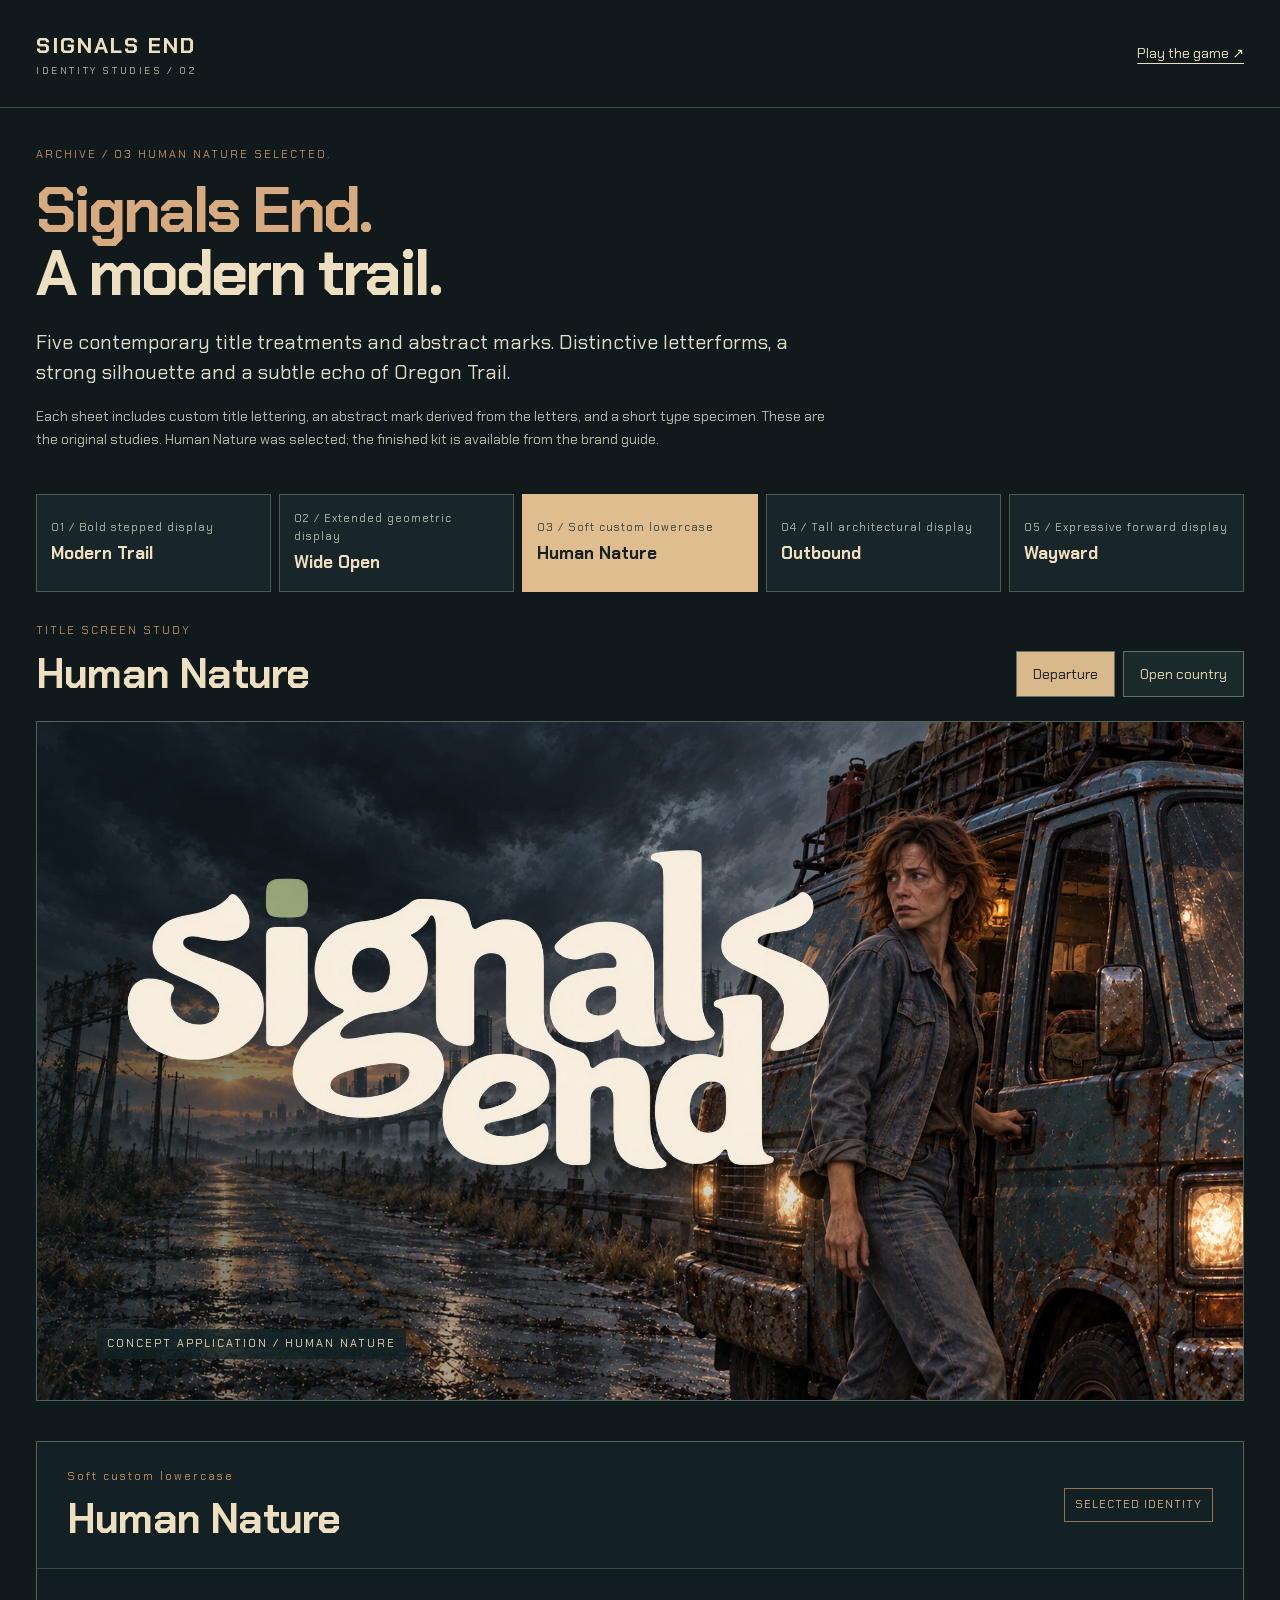
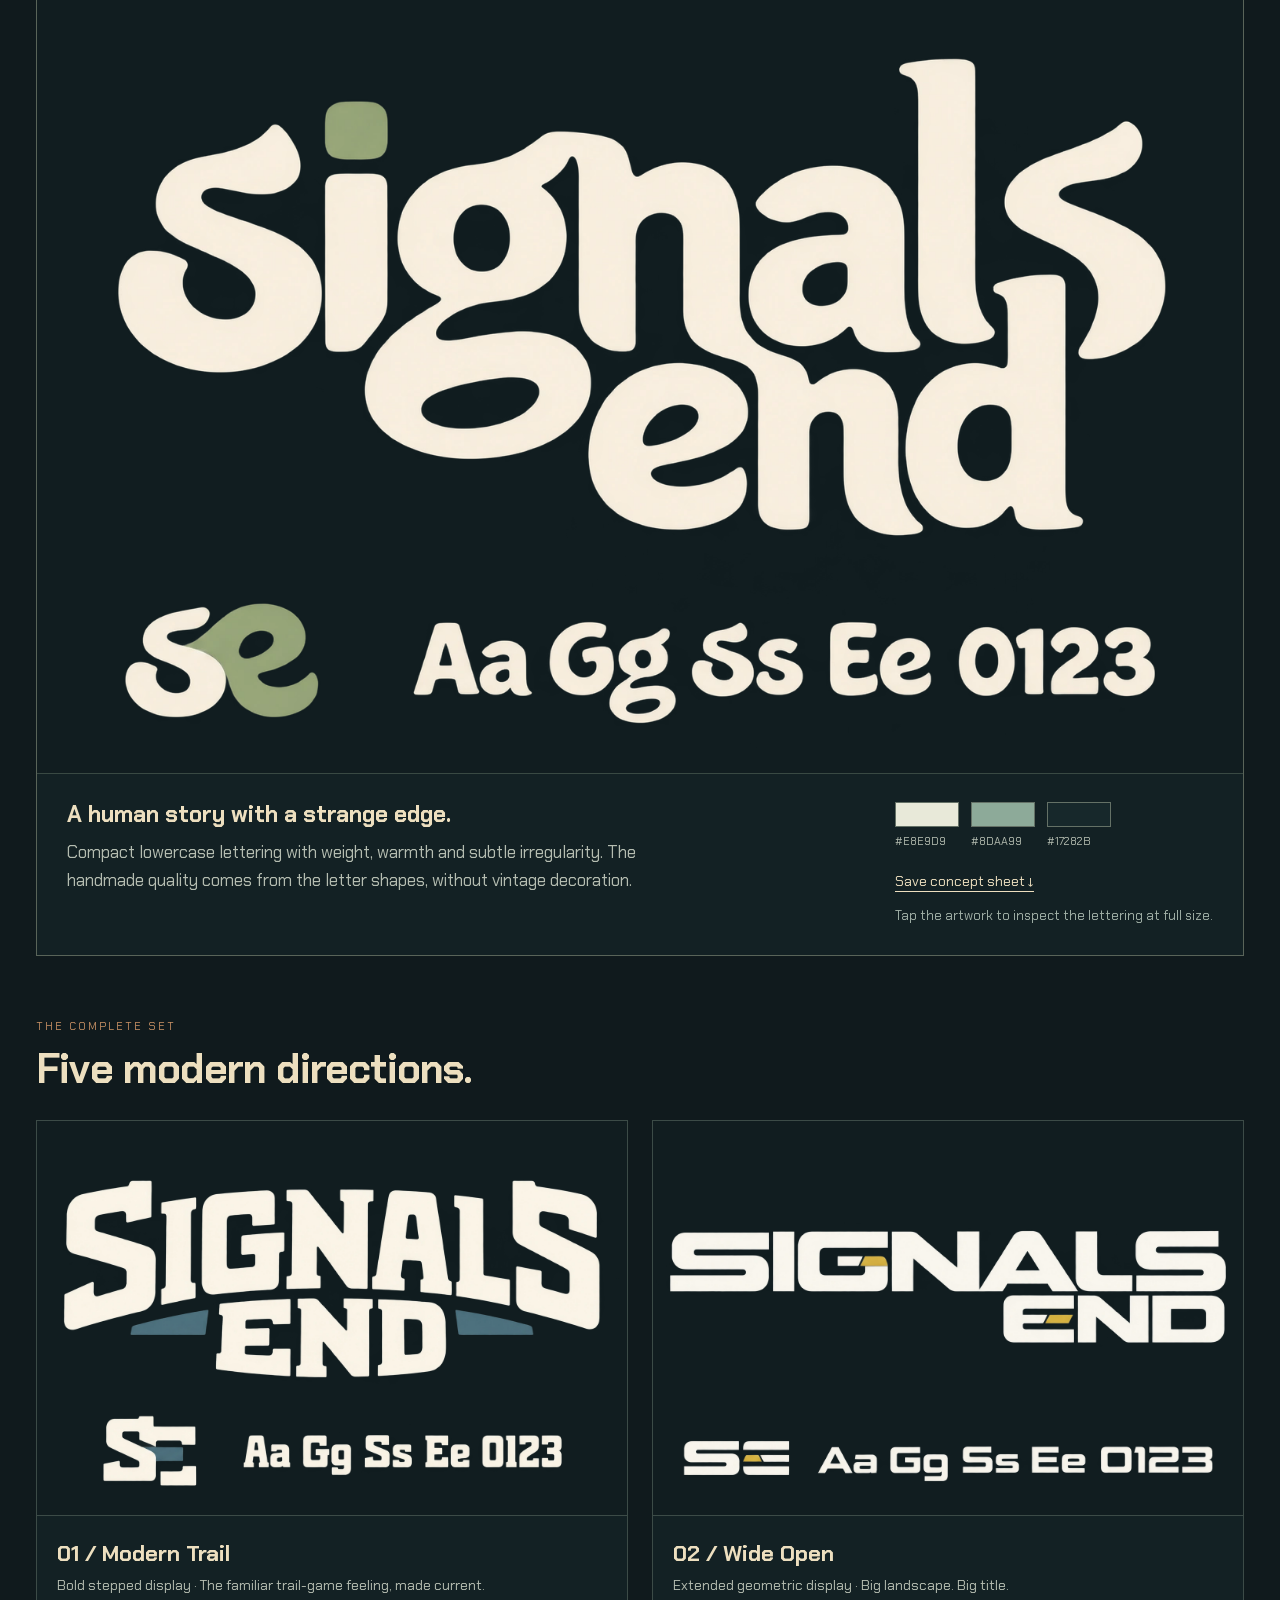
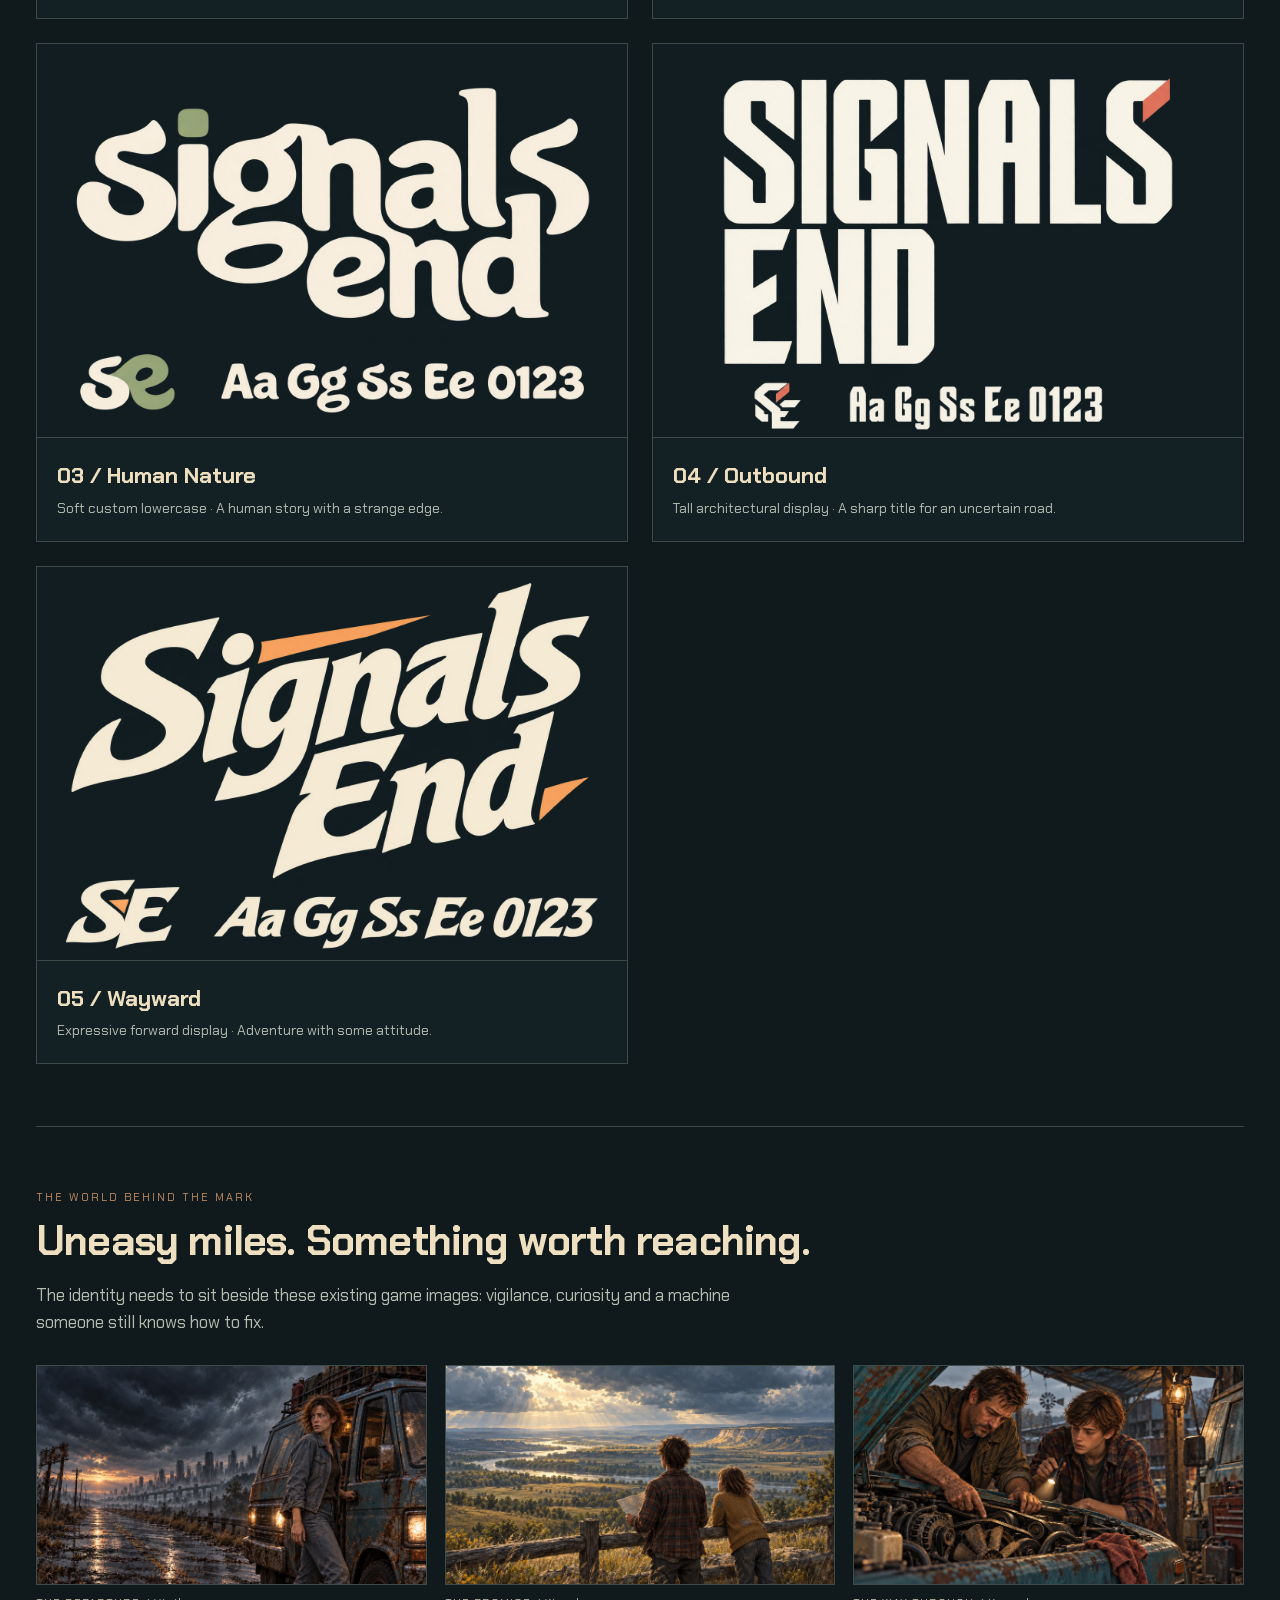
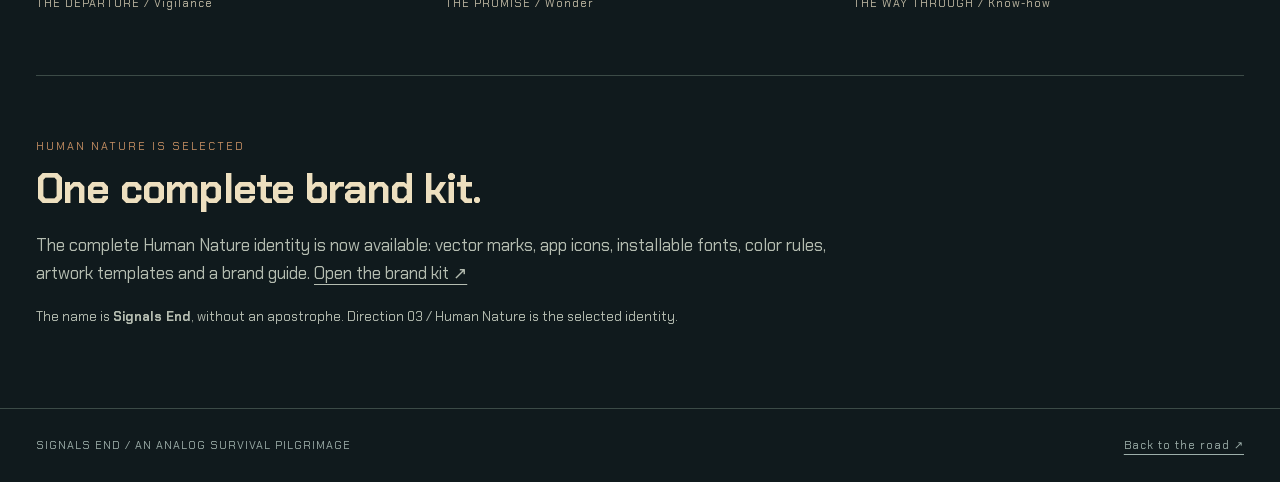
<file: brand/studies.html>
<!doctype html>
<html lang="en">
<head>
<meta charset="utf-8"><meta name="viewport" content="width=device-width,initial-scale=1"><meta name="theme-color" content="#111d20">
<title>Signals End · Five identity directions</title>
<meta name="description" content="Five custom lettering, wordmark and logo concepts for Signals End, an analog survival pilgrimage.">
<link rel="stylesheet" href="review.css?v=signals-end-02">
</head>
<body>
<header><a class="identity" href="./">SIGNALS END<span>IDENTITY STUDIES / 02</span></a><a href="../?brand=signals-end-02">Play the game ↗</a></header>
<main>
<section class="lead"><p class="eyebrow">ARCHIVE / 03 HUMAN NATURE SELECTED.</p><h1><em>Signals End.</em><br>A modern trail.</h1><p class="intro">Five contemporary title treatments and abstract marks. Distinctive letterforms, a strong silhouette and a subtle echo of Oregon Trail.</p><p class="scope">Each sheet includes custom title lettering, an abstract mark derived from the letters, and a short type specimen. These are the original studies. Human Nature was selected; the finished kit is available from the brand guide.</p></section>
<nav id="choices" aria-label="Compare identity directions"></nav>
<section class="application" aria-labelledby="application-title"><div class="application-head"><div><p class="eyebrow">TITLE SCREEN STUDY</p><h2 id="application-title">See it on the road.</h2></div><div class="scene-choices" aria-label="Key art setting"><button data-scene="departure" aria-pressed="true">Departure</button><button data-scene="open-country" aria-pressed="false">Open country</button></div></div><div id="key-art"><div class="wordmark-window"><img id="applied-mark" alt="Selected Signals End wordmark over game artwork"></div><span id="application-note">CONCEPT APPLICATION / MODERN TRAIL</span></div></section>
<section id="featured" aria-labelledby="direction-name">
<div class="feature-head"><div><p id="direction-type" class="eyebrow"></p><h2 id="direction-name"></h2></div><span id="recommendation"></span></div>
<a id="full-size" target="_blank" rel="noopener" aria-label="Open full-resolution concept sheet"><img id="concept-sheet" width="1536" height="1024" alt=""></a>
<div class="feature-copy"><div><h3 id="direction-summary"></h3><p id="direction-detail"></p></div><div><div id="swatches" aria-label="Concept colors"></div><a id="download" download>Save concept sheet ↓</a><p class="small">Tap the artwork to inspect the lettering at full size.</p></div></div>
</section>
<section class="compare" aria-labelledby="compare-title"><div class="section-head"><p class="eyebrow">THE COMPLETE SET</p><h2 id="compare-title">Five modern directions.</h2></div><div id="all-directions"></div></section>
<section class="world" aria-labelledby="world-title"><div class="section-head"><p class="eyebrow">THE WORLD BEHIND THE MARK</p><h2 id="world-title">Uneasy miles. Something worth reaching.</h2><p>The identity needs to sit beside these existing game images: vigilance, curiosity and a machine someone still knows how to fix.</p></div><div class="stills"><figure><img src="../assets/candid-04/departure.webp" width="1672" height="941" alt="Sarah looks back along the road beside the worn blue van." loading="lazy"><figcaption>THE DEPARTURE / Vigilance</figcaption></figure><figure><img src="../assets/candid-04/open-country.webp" width="1672" height="941" alt="Ben and Annie take in a vast river valley." loading="lazy"><figcaption>THE PROMISE / Wonder</figcaption></figure><figure><img src="../assets/candid-04/repair-family.webp" width="1672" height="941" alt="Jack explains the van's belt path while Ben holds a work light." loading="lazy"><figcaption>THE WAY THROUGH / Know-how</figcaption></figure></div></section>
<section class="next"><p class="eyebrow">HUMAN NATURE IS SELECTED</p><h2>One complete brand kit.</h2><p>The complete Human Nature identity is now available: vector marks, app icons, installable fonts, color rules, artwork templates and a brand guide. <a href="./">Open the brand kit ↗</a></p><p class="small">The name is <strong>Signals End</strong>, without an apostrophe. Direction 03 / Human Nature is the selected identity.</p></section>
</main>
<footer><span>SIGNALS END / AN ANALOG SURVIVAL PILGRIMAGE</span><a href="../?brand=signals-end-02">Back to the road ↗</a></footer>
<dialog id="zoom"><div class="zoom-bar"><strong id="zoom-title">Lettering detail</strong><button id="close-zoom" type="button">Close ×</button></div><p class="small">Scroll to inspect the full-size artwork.</p><div class="zoom-scroll"><img id="zoom-sheet" width="1536" height="1024" alt=""></div></dialog>
<script type="module" src="review.js?v=signals-end-02"></script>
</body></html>
</file>
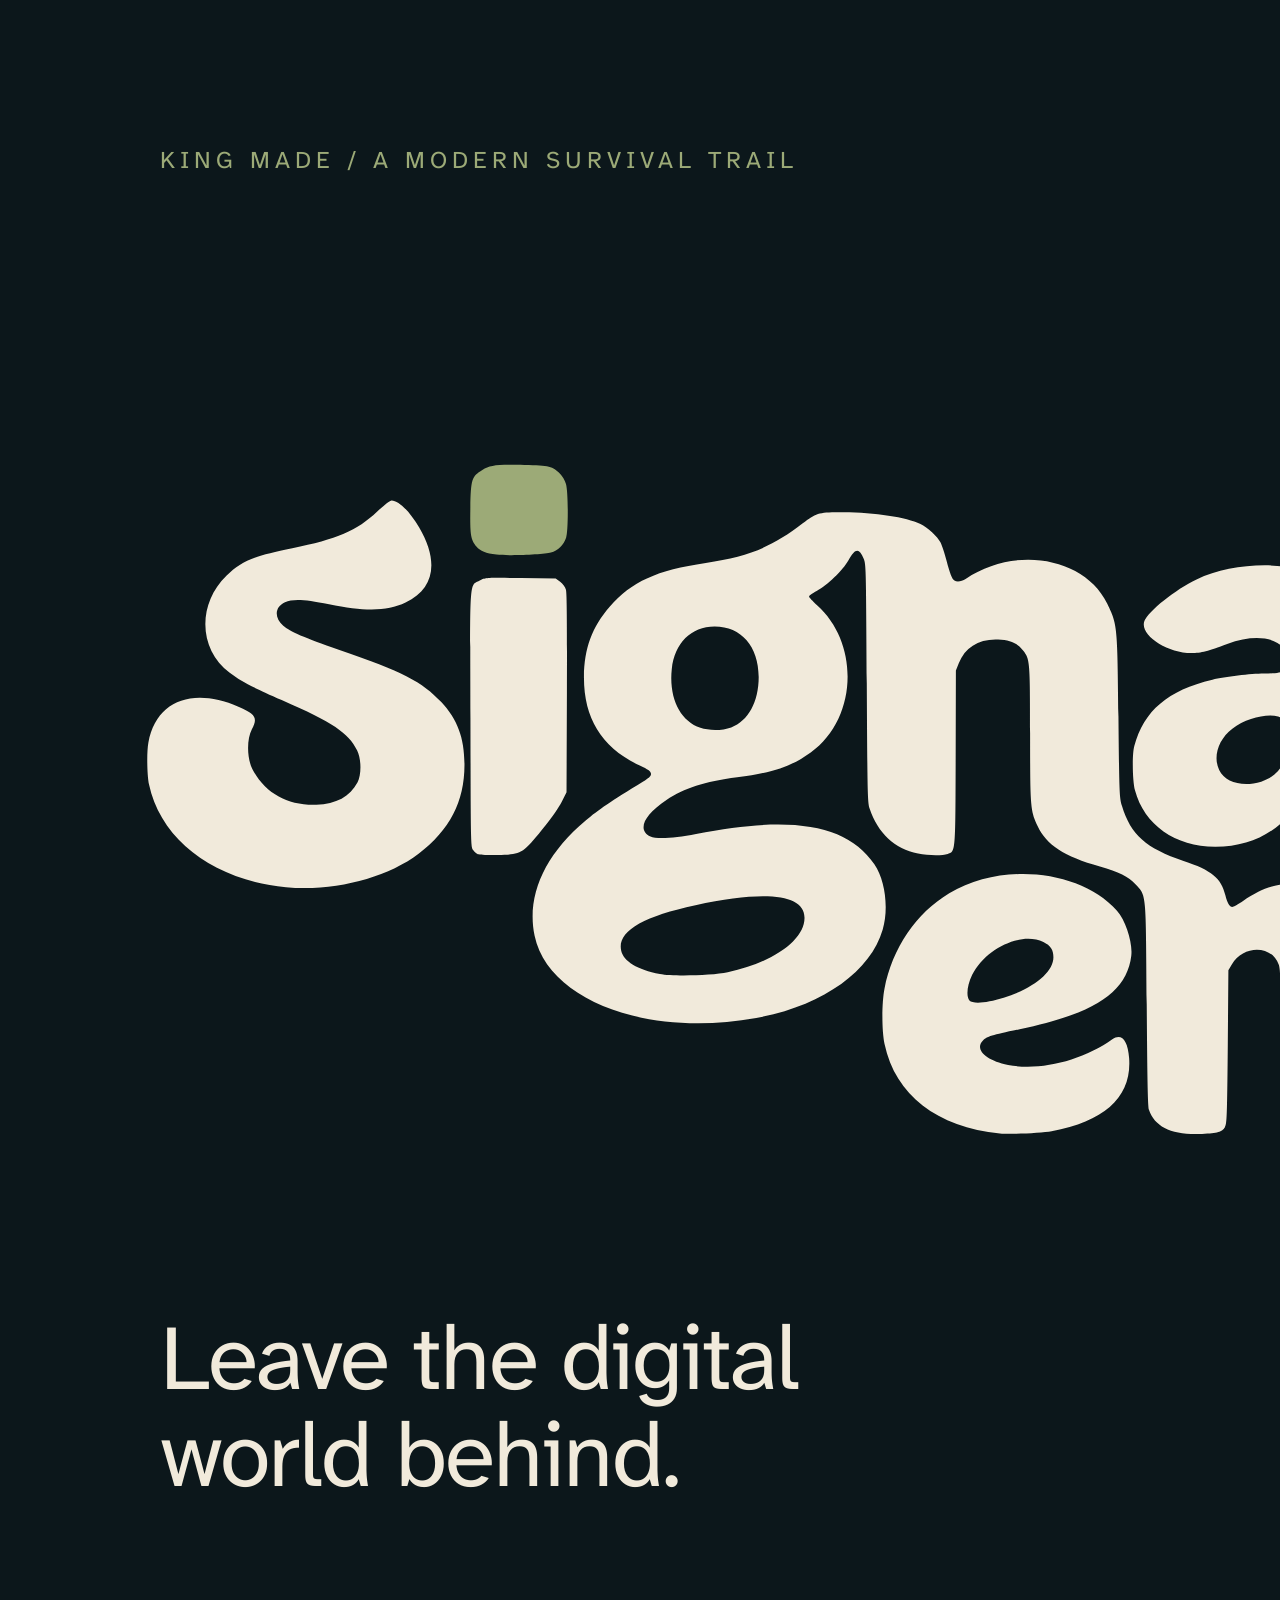
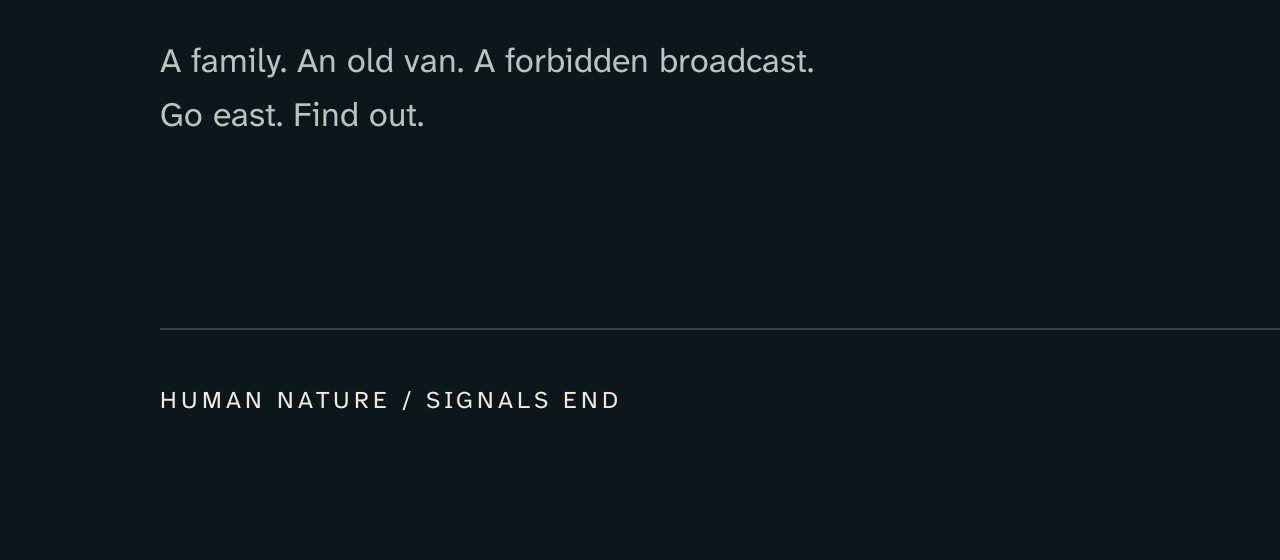
<file: brand/templates.html>
<!doctype html><html lang="en"><head><meta charset="utf-8"><title>Signals End - campaign layouts</title><style>
@font-face{font-family:Display;src:url('../assets/signals-end/SignalsEndDisplay-Regular.woff2');font-weight:900}@font-face{font-family:Human;src:url('../assets/signals-end/AtkinsonHyperlegibleNext.woff2');font-weight:100 900}*{box-sizing:border-box}html,body{margin:0;background:#0c171b}#frame{width:3840px;height:2160px;position:relative;overflow:hidden;color:#f1eadb;background:#0c171b;font-family:Human,sans-serif}.kicker{position:absolute;left:160px;top:120px;font-size:24px;letter-spacing:5px;color:#9caa77}.mark{position:absolute;left:130px;top:380px;width:1670px;height:auto}.scene{position:absolute;left:2008px;top:550px;width:1672px;height:941px;object-fit:contain}.line{position:absolute;left:160px;top:1310px;font-size:92px;line-height:1.05;letter-spacing:-2px}.caption{position:absolute;left:160px;top:1600px;font-size:34px;line-height:1.6;color:#b9c4bf}.edition{position:absolute;left:160px;bottom:120px;font-size:24px;letter-spacing:4px}.art-label{position:absolute;left:2008px;top:1520px;font-size:24px;color:#b9c4bf;letter-spacing:3px}.rule{position:absolute;left:160px;right:160px;bottom:230px;height:2px;background:#f1eadb33}.symbol{position:absolute;right:160px;bottom:100px;width:150px}.social{width:2160px!important;height:2160px!important}.social .kicker{left:244px;top:100px}.social .mark{left:220px;top:220px;width:1050px}.social .scene{left:244px;top:850px}.social .line{left:244px;top:1830px;font-size:60px;line-height:1.15}.social .caption{display:none}.social .art-label{left:1450px;top:560px;width:460px;font-size:30px;line-height:1.5}.social .edition{left:244px;bottom:70px;font-size:20px}.social .rule{display:none}.social .symbol{right:244px;bottom:60px;width:90px}.story{width:2160px!important;height:3840px!important}.story .kicker{left:244px;top:200px}.story .mark{left:210px;top:490px;width:1670px}.story .scene{left:244px;top:1720px}.story .line{left:244px;top:2740px;font:900 108px/1.1 Display,serif;max-width:1672px}.story .caption{left:244px;top:3060px;max-width:1490px;font-size:43px}.story .art-label{left:244px;top:1610px;font-size:30px}.story .edition{left:244px;bottom:170px;font-size:26px}.story .rule{left:244px;right:244px;bottom:325px}.story .symbol{right:244px;bottom:160px}.motion .mark{will-change:opacity,transform}
</style></head><body><div id="frame"><p class="kicker">KING MADE / A MODERN SURVIVAL TRAIL</p><img class="mark" src="../assets/signals-end/signals-end-stacked-light.svg" alt="Signals End"><img class="scene" src="../assets/brand-v2/departure-1672.webp" alt=""><div class="line">Leave the digital<br>world behind.</div><p class="caption">A family. An old van. A forbidden broadcast.<br>Go east. Find out.</p><p class="art-label">SAN FRANCISCO, 2041 / THE DEPARTURE</p><div class="rule"></div><p class="edition">HUMAN NATURE / SIGNALS END</p><img class="symbol" src="../assets/signals-end/signals-end-symbol-light.svg" alt=""></div><script>
const kind=new URLSearchParams(location.search).get('layout')||'cover';document.getElementById('frame').className=kind;
if(kind==='social'){document.querySelector('.scene').src='../assets/brand-v2/city-1672.webp';document.querySelector('.line').innerHTML='Everything works. Nothing is yours.';document.querySelector('.art-label').textContent='SAN FRANCISCO, 2041. NINE CORPORATIONS. ONE WAY OUT.';}
if(kind==='story'){document.querySelector('.scene').src='../assets/brand-v2/radio-1672.webp';document.querySelector('.line').innerHTML='“It doesn’t<br>know my name.”';document.querySelector('.caption').textContent='A smuggled radio. A voice after midnight. A place beyond the screens.';document.querySelector('.art-label').textContent='THE VOICE AFTER MIDNIGHT';}
window.setBrandTime=ms=>{const t=Math.min(1,Math.max(0,ms/850)),e=1-(1-t)**3,m=document.querySelector('.mark');m.style.opacity=e;m.style.transform='translateY('+(32*(1-e))+'px)';};
</script></body></html>
</file>
<file: brand/kit.css>
@font-face{font-family:Signals;src:url('../assets/signals-end/SignalsEndDisplay-Regular.woff2');font-weight:900;font-display:swap}@font-face{font-family:Human;src:url('../assets/signals-end/AtkinsonHyperlegibleNext.woff2');font-weight:100 900;font-display:swap}
:root{--ink:#17282b;--night:#0c171b;--paper:#f1eadb;--sage:#9caa77;--rust:#c88068;--lamp:#d0b479;--muted:#b9c4bf;--rule:#f1eadb28;color-scheme:dark;color:var(--paper);background:var(--night);font:18px Human,system-ui,sans-serif}*{box-sizing:border-box}html{scroll-behavior:smooth;scroll-padding-top:30px}body{margin:0}a{color:inherit;text-underline-offset:5px}button,input{font:inherit}button,a,summary{touch-action:manipulation}button,summary{cursor:pointer}button{color:inherit}button:focus-visible,a:focus-visible,input:focus-visible,summary:focus-visible,[tabindex]:focus-visible{outline:3px solid var(--lamp);outline-offset:5px}figure,p,h1,h2,h3,blockquote{margin:0}p{line-height:1.6}p+p{margin-top:20px}h1,h2,blockquote{font:900 clamp(36px,3.5vw,62px)/1.05 Signals,Georgia,serif;letter-spacing:-.025em}h3{font-size:25px;font-weight:650;line-height:1.22}img{max-width:100%}.skip{position:absolute;top:10px;left:20px;background:var(--paper);color:var(--ink);padding:12px;z-index:5;transform:translateY(-150%)}.skip:focus{transform:none}header{max-width:1800px;margin:auto;padding:24px 4%;display:flex;align-items:center;gap:24px;border-bottom:1px solid var(--rule)}header img{display:block;width:160px;height:45px;object-fit:contain}header nav{margin-left:auto;display:flex;gap:28px}header a{text-decoration:none;font-size:14px}.play{border-left:1px solid var(--rule);padding:12px 0 12px 24px}.hero{max-width:1672px;margin:auto;display:grid;grid-template-columns:48% 52%;min-height:740px;border-bottom:1px solid var(--rule)}.hero-copy{padding:82px 8.4% 65px;align-self:center}.kicker{font-size:12px;line-height:1.4;letter-spacing:.13em;font-weight:700;color:var(--sage);margin-bottom:28px}.hero-mark{display:block;width:100%;height:auto;margin:45px 0 38px}.hero h1{font:500 clamp(26px,2.4vw,38px)/1.2 Human,sans-serif;letter-spacing:-.03em}.hero-copy>p:not(.kicker){margin-top:24px;color:var(--muted);font-size:17px}.text-link{display:inline-block;margin-top:32px;font-size:15px;text-decoration:none;border-bottom:1px solid var(--sage);padding-bottom:10px}.text-link span{margin-left:30px}.hero-image{position:relative;align-self:center;max-width:836px}.hero-image>img{display:block;width:100%;height:auto}.hero-image figcaption{display:flex;align-items:center;justify-content:space-between;gap:20px;padding:18px 20px;font-size:12px;color:var(--muted);border-top:1px solid var(--rule)}.hero-image button{background:none;border:0;padding:10px 0;font-size:13px;white-space:nowrap}.content{max-width:1440px;margin:0 auto;padding:100px 5%;border-bottom:1px solid var(--rule)}.split{display:grid;grid-template-columns:1fr 1fr;gap:80px}.split>div{min-width:0}.split p{max-width:600px}.large{font-size:25px;line-height:1.45;letter-spacing:-.01em}.story-sequence{margin-top:70px;display:grid;grid-template-columns:repeat(3,1fr);gap:40px}.story-sequence article{border-top:1px solid var(--sage);padding-top:22px}.index{color:var(--sage);font-size:14px}.story-sequence h3{margin:28px 0 15px}.story-sequence p{font-size:17px;color:var(--muted)}.story-feature{max-width:1672px;display:grid;grid-template-columns:1.45fr 1fr;gap:6%;align-items:center;padding-left:4.3%;padding-right:4.3%}.art-frame button{display:block;width:100%;background:none;border:0;padding:0;text-align:left}.art-frame img{display:block;width:100%;height:auto}.art-frame span,.application-grid span{display:block;font-size:12px;letter-spacing:.08em;color:var(--muted);margin-top:16px}.feature-copy{max-width:420px}.feature-copy blockquote{color:var(--paper);font-size:clamp(32px,3.3vw,56px);margin-bottom:32px}.feature-copy p{color:var(--muted);font-size:17px}.feature-copy .kicker{color:var(--sage);font-size:12px}.section-title{display:flex;gap:60px;justify-content:space-between;align-items:end}.section-title>p{max-width:410px;color:var(--muted);font-size:17px}.corporations{display:grid;grid-template-columns:repeat(3,1fr);gap:0;margin-top:55px;border-top:1px solid var(--rule);border-left:1px solid var(--rule)}.corporations details{border-right:1px solid var(--rule);border-bottom:1px solid var(--rule);padding:24px}.corporations summary{list-style:none;position:relative;padding-right:22px}.corporations summary::-webkit-details-marker{display:none}.corporations summary::after{content:'+';position:absolute;top:0;right:0;color:var(--sage);font-size:25px}.corporations [open] summary::after{content:'−'}.corp-number{display:block;font-size:12px;color:var(--sage);margin-bottom:28px}.corp-name{display:block;font-size:25px;font-weight:600;margin-bottom:8px;letter-spacing:-.04em}.corp-domain{display:block;font-size:14px;color:var(--muted)}.corporations p{font-size:16px;margin-top:24px}.corporations .corp-promise{color:var(--lamp);font-size:19px}.corporations .small{font-size:13px}.note{margin-top:28px;max-width:960px}.refuge .large{margin:32px 0 24px}.refuge .art-frame{align-self:center}.refuge details{border-top:1px solid var(--rule);margin-top:28px;padding-top:20px}.refuge summary{line-height:1.5;font-size:16px}.refuge details p{font-size:16px;color:var(--muted);margin-top:20px}.board-heading{margin-top:48px;display:flex;justify-content:space-between;align-items:center;font-size:12px;letter-spacing:.08em}.toggle{display:flex;gap:6px}.toggle button{border:1px solid var(--rule);background:none;padding:12px 20px;font-size:14px;min-height:46px}.toggle [aria-pressed=true]{color:var(--ink);background:var(--paper)}.logo-board{margin-top:20px;display:grid;grid-template-columns:2fr 1fr;background:var(--ink)}.logo-board figure{display:flex;align-items:center;justify-content:center;flex-direction:column;gap:40px;padding:55px 30px;border:1px solid var(--rule)}.logo-board img{width:62%;height:160px;object-fit:contain}.logo-board .primary-logo img{width:84%;height:230px}.logo-board .horizontal{grid-column:1/-1}.logo-board .horizontal img{height:95px;width:65%}.logo-board figcaption{font-size:12px;letter-spacing:.1em;color:var(--muted)}.logo-board.light{background:var(--paper)}.logo-board.light figcaption{color:var(--ink)}.logo-board.light figure{border-color:#17282b22}.rules{display:grid;grid-template-columns:repeat(3,1fr);gap:40px;margin-top:32px}.rules p{font-size:16px;color:var(--muted)}.rules strong{display:block;font-size:18px;color:var(--paper);margin-bottom:12px}.type-layout{display:grid;grid-template-columns:1.25fr 1fr;gap:70px;margin-top:55px}.type-layout>div{min-width:0}label{display:block;font-size:12px;letter-spacing:.08em;color:var(--sage);margin-bottom:15px}input{width:100%;background:none;border:0;border-bottom:1px solid var(--sage);color:var(--paper);padding:15px 0;border-radius:0;font-size:18px}#type-preview{font:900 clamp(32px,3.5vw,57px)/1.1 Signals,serif;overflow-wrap:anywhere;margin:32px 0;min-height:2.4em}.alphabet{font:900 24px/1.65 Signals,serif;overflow-wrap:anywhere;margin-bottom:24px}.small{color:var(--muted);font-size:14px;line-height:1.6}.type-body{background:var(--ink);padding:34px}.type-body h3{margin-bottom:24px}.type-body .numbers{font-size:25px;color:var(--sage)}.voice-grid{margin-top:55px;display:grid;grid-template-columns:repeat(3,1fr);gap:35px;border-top:1px solid var(--rule);padding-top:28px}.voice-grid p{font-size:22px;line-height:1.35}.voice-grid span{display:block;color:var(--sage);font-size:12px;letter-spacing:.1em;margin-bottom:15px}.palette{margin:42px 0 24px;display:grid;grid-template-columns:repeat(6,1fr)}.palette>div{background:var(--swatch);color:var(--text);height:200px;padding:20px 16px;display:flex;flex-direction:column;justify-content:end;gap:12px}.palette b{font-size:23px;font-weight:550}.palette code{font:13px Human,sans-serif}.art-gallery{margin-top:50px;display:grid;grid-template-columns:1fr 1fr;gap:40px 28px}.art-gallery figure{min-width:0}.art-gallery img{display:block;width:100%;height:auto}.art-gallery button{width:100%;padding:0;background:none;border:0;text-align:left}.art-gallery figcaption{display:flex;justify-content:space-between;gap:16px;margin-top:14px;font-size:14px}.art-gallery figcaption span:last-child{color:var(--sage)}.art-gallery p{font-size:14px;color:var(--muted);margin-top:9px}.application-grid{display:grid;grid-template-columns:1.1fr 1fr .62fr;gap:22px;align-items:start;margin-top:45px}.application-grid a{text-decoration:none}.application-grid a:first-child{grid-column:1/3}.application-grid a:nth-child(2){grid-column:1/3;width:52%}.application-grid a:last-child{grid-column:3;grid-row:1/3}.application-grid img{display:block;width:100%;height:auto}.application-grid span{line-height:1.6}.motion-layout{display:grid;grid-template-columns:1.7fr 1fr;align-items:center;gap:40px;margin-top:60px}.motion-preview{display:block;width:100%;aspect-ratio:16/9;background:var(--ink)}.motion-layout h3{margin-bottom:20px}.motion-layout a{display:inline-block;margin-top:22px;font-size:15px}.download-grid{display:flex;flex-direction:column;align-items:start;gap:24px;margin:30px 0}.download-grid a{font-size:16px}.button{display:inline-flex;justify-content:center;align-items:center;background:var(--sage);color:var(--ink);padding:17px 24px;font-weight:700;text-decoration:none;min-height:52px}footer{max-width:1672px;margin:auto;display:flex;justify-content:space-between;gap:24px;padding:35px 4%;color:var(--muted);font-size:12px;letter-spacing:.06em}footer a{white-space:nowrap}dialog{width:min(1500px,96vw);max-width:96vw;max-height:94svh;border:1px solid var(--rule);background:var(--night);color:var(--paper);padding:24px}dialog::backdrop{background:#030708eb}.viewer-top{display:flex;justify-content:space-between;gap:20px;align-items:center;margin-bottom:22px}.viewer-top .kicker{margin-bottom:6px}.viewer-top p:last-child{font-size:13px;color:var(--muted);margin:0}.viewer-top>div:last-child{display:flex;gap:15px;align-items:center}.viewer-top button,.viewer-top a{font-size:14px;min-height:44px;padding:10px;background:none;border:1px solid var(--rule);text-decoration:none}.viewer-top [aria-pressed=true]{background:var(--paper);color:var(--night)}.viewer-stage{overflow:auto;max-height:65svh;background:#071114}.viewer-stage img{display:block;max-height:65svh;max-width:min(100%,var(--pixel-width));width:auto;height:auto;margin:auto}.viewer-stage.actual img{max-width:none;max-height:none;margin:0;width:var(--pixel-width)}#viewer-caption{font-size:15px;max-width:1000px;margin-top:20px}.reveal{animation:arrive .85s ease-out both}@keyframes arrive{from{opacity:0;transform:translateY(16px)}to{opacity:1;transform:none}}
@media(min-width:1800px){.hero-copy{padding-top:100px;padding-bottom:100px}}
@media(max-width:1000px){.hero{min-height:650px}.hero-copy{padding:50px 8%}.hero-mark{margin:25px 0}.split{gap:40px}.content{padding:75px 5%}.section-title{gap:40px}.corporations{grid-template-columns:repeat(2,1fr)}.story-feature{gap:35px;grid-template-columns:1.2fr 1fr}.type-layout{gap:30px}.logo-board .primary-logo img{height:180px}.palette b{font-size:20px}.palette>div{padding:15px 10px}.motion-layout{grid-template-columns:1fr}.motion-layout>div{max-width:600px}}
@media(max-width:760px){:root{font-size:17px}header{padding:15px 22px;gap:15px}header img{width:130px;height:40px}header nav{display:none}.play{margin-left:auto;font-size:13px;padding-left:16px}.hero{display:flex;flex-direction:column;min-height:0}.hero-copy{padding:50px 24px 38px;width:100%}.hero-copy .kicker{font-size:11px}.hero-mark{max-width:500px;margin:30px 0}.hero h1{font-size:30px}.hero-copy>p:not(.kicker){font-size:16px}.hero-image{width:100%;max-width:836px}.hero-image figcaption{padding:12px 24px;gap:12px}.hero-image figcaption>span{max-width:160px;font-size:11px;line-height:1.4}.hero-image button{font-size:13px}.content{padding:60px 24px}.split,.story-feature,.type-layout{grid-template-columns:1fr;gap:30px}.large{font-size:22px}.story-sequence{grid-template-columns:1fr;gap:26px;margin-top:38px}.story-sequence article{position:relative;padding:22px 0 0 38px}.story-sequence .index{position:absolute;left:0;top:26px}.story-sequence h3{margin:0 0 10px;font-size:24px}.section-title{display:block}.section-title>p{margin-top:26px}.feature-copy{max-width:100%}.feature-copy blockquote{font-size:43px}.corporations{grid-template-columns:1fr;margin-top:32px}.corporations details{padding:22px}.corp-number{margin-bottom:16px}.corp-name{font-size:27px}.refuge .art-frame{grid-row:2}.refuge .large{margin:26px 0 20px}.board-heading{align-items:start;gap:20px}.board-heading>span{font-size:11px;line-height:1.5;max-width:110px}.toggle button{padding:10px 15px}.logo-board{grid-template-columns:1fr}.logo-board figure{padding:35px 20px;gap:28px}.logo-board .primary-logo img{height:155px;width:100%}.logo-board img{height:100px}.logo-board .horizontal img{width:100%;height:68px}.rules{grid-template-columns:1fr;gap:24px}.rules strong{margin-bottom:5px}.type-body{padding:26px}#type-preview{font-size:38px}.alphabet{font-size:20px;line-height:1.8}.voice-grid{grid-template-columns:1fr;gap:28px}.palette{grid-template-columns:repeat(2,1fr);margin-top:32px}.palette>div{height:160px;padding:20px}.palette b{font-size:25px}.art-gallery{grid-template-columns:1fr;gap:32px}.application-grid{grid-template-columns:1fr 1fr;gap:24px 15px}.application-grid a:first-child{grid-column:1/3}.application-grid a:nth-child(2){grid-column:1;width:100%}.application-grid a:last-child{grid-column:2;grid-row:2}.application-grid span{font-size:11px;letter-spacing:0}.motion-layout{margin-top:35px;gap:28px}.downloads .button{padding:17px 20px;font-size:15px}footer{padding:30px 24px;flex-direction:column;gap:16px;font-size:11px}dialog{padding:16px}.viewer-top{display:block}.viewer-top>div:last-child{margin-top:18px;gap:9px}.viewer-top button,.viewer-top a{font-size:12px;padding:9px}.viewer-stage,.viewer-stage img{max-height:54svh}#viewer-caption{font-size:14px}h2{font-size:40px}}
@media(prefers-reduced-motion:reduce){*,*::before,*::after{animation:none!important;transition:none!important;scroll-behavior:auto!important}}

.service-grid{display:grid;grid-template-columns:repeat(3,1fr);gap:1px;background:#68819855;border:1px solid #68819855;margin:40px 0}.service-grid a{display:flex;flex-direction:column;align-items:center;background:#101e27;padding:35px 12px;text-decoration:none}.service-grid svg{width:66px;height:66px;margin-bottom:13px}.service-grid strong{font:650 25px/1.3 Human,sans-serif;letter-spacing:-.5px}.service-grid span{font-size:13px;color:#adbdc5;margin-top:8px;text-align:center}.corp-number svg{width:34px;height:34px}.corp-name{font-family:Human,sans-serif!important;font-weight:650}.corporations summary{align-items:center}@media(max-width:500px){.service-grid a{padding:24px 8px}.service-grid svg{width:49px;height:49px}.service-grid strong{font-size:21px}.service-grid span{font-size:11px}}
</file>
<file: v02/style.css>
@font-face{font-family:'Chakra Petch';src:url('assets/fonts/ChakraPetch-Regular.ttf') format('truetype');font-weight:400;font-style:normal;font-display:swap}
@font-face{font-family:'Chakra Petch';src:url('assets/fonts/ChakraPetch-Medium.ttf') format('truetype');font-weight:500;font-style:normal;font-display:swap}
@font-face{font-family:'Chakra Petch';src:url('assets/fonts/ChakraPetch-Bold.ttf') format('truetype');font-weight:700;font-style:normal;font-display:swap}
:root{--game-font:'Chakra Petch',sans-serif;--paper:#101b1e;--card:#172428;--ink:#e9e5d6;--muted:#b7c2ba;--line:#465c58;--green:#c0d1bd;--rust:#d8ab77;--yellow:#d8ab77;font-family:var(--game-font);color:var(--ink);background:var(--paper);font-size:18px;color-scheme:dark;font-synthesis:none}
*{box-sizing:border-box}body{margin:0;background:#101b1e}h1,h2,h3,p{margin:0}h1,h2,h3{font-family:var(--game-font);font-weight:700}button,a,input{-webkit-tap-highlight-color:transparent}button{font-family:var(--game-font);font-size:16px;font-weight:500;cursor:pointer;color:inherit;touch-action:manipulation;border:0}button:disabled{cursor:default}button:focus-visible,a:focus-visible,button.gamepad-focus{outline:3px solid #f3d294;outline-offset:3px}button[hidden],[hidden]{display:none!important}button:disabled{opacity:.55}a{color:inherit}strong{font-weight:700}
#app{max-width:1800px;margin:auto;min-height:100dvh;display:flex;flex-direction:column}
.masthead{height:76px;display:flex;align-items:center;justify-content:space-between;padding:0 30px;gap:20px;border-bottom:1px solid var(--line);background:#101b1e}
.wordmark{display:flex;gap:12px;align-items:center;text-decoration:none;font-size:17px;font-weight:700;letter-spacing:1px;white-space:nowrap}.brand-icon{border:1px solid #9cac95;width:37px;height:41px;display:grid;place-items:center;font-size:30px;color:var(--yellow)}.brand-sub{display:block;font-size:11px;letter-spacing:1.1px;margin-top:3px;font-weight:500;color:var(--muted)}.edition{font-size:12px;letter-spacing:1px;text-align:center;font-weight:700}.edition span{display:block;margin-top:4px;font-size:11px;color:var(--muted);font-weight:400}nav{display:flex;gap:8px}.quiet{background:transparent;border:1px solid var(--line);border-radius:3px;min-height:44px;padding:0 14px;font-size:14px;white-space:nowrap}.quiet:hover{background:#2b3d3c}
.layout{display:grid;grid-template-columns:minmax(0,1.23fr) minmax(440px,1fr);flex:1;min-height:calc(100dvh - 122px)}.stage{position:relative;min-width:0;overflow:hidden;background:#172528;min-height:680px}.stage canvas{width:100%;height:100%;position:absolute;inset:0;display:block}.stage-top{position:absolute;top:26px;left:28px;right:28px;pointer-events:none}#chapter{font-size:12px;letter-spacing:.7px;line-height:1.5;font-weight:700;max-width:90%;color:#e1e5d3;text-shadow:0 2px 9px #000}.roundstamp{display:none}#scene-caption{position:absolute;top:116px;left:30px;right:30px;pointer-events:none}#scene-caption .eyebrow{color:#d7ddca;text-shadow:0 2px 8px #000}#scene-caption p{font-family:var(--game-font);font-weight:700;color:#ede7cc;font-size:clamp(28px,2.75vw,42px);line-height:1.1;max-width:540px;margin-top:13px;letter-spacing:-.7px;text-shadow:0 3px 20px #061013}.eyebrow{font-size:12px;font-weight:700;letter-spacing:1px;line-height:1.5;color:var(--muted)}
.panel{background:radial-gradient(ellipse at 0 0,#29393666,transparent 65%),#172428;padding:38px 38px 34px;display:flex;flex-direction:column;justify-content:center;border-left:1px solid var(--line);min-width:0}.panel h1{font-size:clamp(44px,4.4vw,66px);line-height:.98;letter-spacing:-1.6px;text-transform:uppercase;margin:20px 0 25px;font-weight:700}.panel h1 em{font-style:normal;color:var(--yellow);font-weight:700}.panel h1::after{content:'';display:block;width:63px;height:5px;background:var(--yellow);margin-top:24px;clip-path:polygon(0 0,100% 0,92% 100%,0 100%)}.lede{font-size:18px;line-height:1.65;color:var(--ink);max-width:44ch}.intro-rule{display:none}.signal{font-size:13px;line-height:1.6;color:var(--muted);border-left:3px solid #d8ab77;padding-left:13px;margin:23px 0}.signal strong{display:block;color:#dfc6a0;font-size:14px}.fine{font-size:14px;line-height:1.6;color:var(--muted)}
.primary{display:flex;align-items:center;justify-content:space-between;gap:16px;background:#c7a572;color:#142126;min-height:56px;padding:15px 20px;border-radius:3px;border:1px solid #d8b783;box-shadow:inset 0 1px #edce9d66;text-align:left;font-size:18px;font-weight:700}.primary:hover:not(:disabled){background:#e1bd88}.primary .arrow{font-size:26px;font-weight:500}.secondary{background:#1b2b2e;border:1px solid #6b8176;min-height:48px;padding:11px 17px;border-radius:3px;font-size:16px;text-align:center}.secondary:hover{background:#324844}.button-stack{display:grid;gap:12px;margin-top:24px}.intro-notes{display:flex;gap:12px;flex-wrap:wrap;margin-top:23px;font-size:12px;color:var(--muted)}.intro-notes span{display:flex;align-items:center;gap:5px}.people-strip{display:flex;gap:5px;align-items:center;margin-top:24px}.portrait{display:inline-block;flex-shrink:0;width:45px;height:49px;background-image:url('assets/atmosphere/portraits-v02.jpg');background-size:300% 400%;background-position:var(--portrait-x) var(--portrait-y);border:1px solid #819283;border-radius:3px}.people-strip small{font-size:13px;line-height:1.4;margin-left:9px;color:var(--muted)}footer{display:flex;justify-content:space-between;align-items:center;gap:16px;min-height:46px;padding:6px 30px;border-top:1px solid var(--line);font-size:11px;letter-spacing:.3px;color:var(--muted)}.footer-version{text-align:right}.text-button{font-size:14px;text-decoration:underline;text-underline-offset:4px;background:transparent;min-height:40px}
#resources{display:flex;align-items:center;justify-content:space-between;gap:18px;padding:12px 30px;background:#132125;border-bottom:1px solid var(--line)}.resource{min-width:65px}.resource small{display:block;font-size:12px;letter-spacing:.8px;font-weight:500;color:var(--muted);margin-bottom:2px}.resource strong{font-size:20px;font-weight:700;white-space:nowrap}.resource.low strong{color:#f2ab8c}.resource .sub{font-size:12px;color:var(--muted);margin-left:7px;white-space:nowrap}.resource-actions{display:flex;gap:8px}.resource-actions button{font-size:14px;padding:10px 14px;min-height:44px;background:var(--card);border:1px solid #687f74;border-radius:3px}.layout.playing{min-height:calc(100dvh - 194px)}.playing .panel{justify-content:flex-start;max-height:calc(100dvh - 194px);min-height:600px;overflow-y:auto;scrollbar-width:thin;scrollbar-color:#64796b transparent;padding-top:30px}.playing .stage{min-height:600px}.playing #scene-caption{top:97px}.playing #scene-caption p{font-size:31px;max-width:360px}
.chapter-number{font-size:12px;font-weight:700;letter-spacing:1px;color:var(--yellow);margin-bottom:10px;line-height:1.5}.panel h2{font-size:clamp(31px,2.65vw,41px);line-height:1.04;letter-spacing:-.7px;text-transform:uppercase;margin:7px 0 23px;text-wrap:balance}.panel h2::after{content:'';display:block;width:38px;height:4px;background:var(--yellow);margin-top:18px;clip-path:polygon(0 0,100% 0,90% 100%,0 100%)}.panel .body{font-size:18px;line-height:1.65;color:var(--ink);max-width:55ch}.speaker{display:flex;align-items:flex-start;gap:14px;margin:23px 0}.speaker .portrait{width:63px;height:71px}.speaker blockquote{font-family:var(--game-font);font-size:17px;line-height:1.5;font-weight:500;font-style:normal;margin:0;color:#d7ddcd}.speaker small{display:block;margin-top:7px;font-size:12px;color:var(--yellow);font-weight:700;letter-spacing:1px;text-transform:uppercase}
.choices{display:grid;gap:12px}.choice{padding:17px 16px;border:1px solid #647c71;border-radius:3px;background:#203236;text-align:left;display:flex;align-items:flex-start;gap:13px;min-height:82px}.choice:hover:not(:disabled){border-color:var(--yellow);background:#2d4440;box-shadow:inset 3px 0 var(--yellow)}.choice:disabled{background:#1a2528;opacity:.58}.choice-index{font-size:14px;font-weight:700;border:1px solid #91a491;border-radius:2px;width:27px;height:28px;flex-shrink:0;display:grid;place-items:center;margin-top:1px;color:#d3dbc5}.choice strong{font-size:18px;display:block;font-weight:700;line-height:1.35}.choice small{font-size:15px;display:block;line-height:1.6;margin-top:8px;color:#c4d0c4}.choice .blocked{color:#f0b28e;font-weight:500}.section-line{border-top:1px solid var(--line);padding-top:18px;margin-top:22px}
.packing-intro{display:flex;justify-content:space-between;align-items:center;gap:15px}.slot-count{font-family:var(--game-font);font-size:39px;font-weight:700;color:var(--yellow);white-space:nowrap}.slot-count span{font-family:var(--game-font);font-size:14px;font-weight:400;color:var(--muted)}.cargo-grid{display:grid;grid-template-columns:1fr 1fr;gap:10px;margin:21px 0 16px}.cargo{border:1px solid #607669;border-radius:3px;min-height:94px;background:#1b2c2f;padding:12px 10px;display:flex;align-items:center;gap:9px;text-align:left;position:relative}.cargo.packed{border:1px solid #e1bd82;background:#30473e;box-shadow:inset 3px 0 #d8b783}.cargo:hover{border-color:#d3bc91}.cargo img{width:43px;height:48px;object-fit:contain;flex-shrink:0;background:#3b4a42;border-radius:3px;padding:3px;filter:saturate(.65)}.cargo strong{font-size:16px;line-height:1.3;display:block;font-weight:700}.cargo small{font-size:13px;display:block;line-height:1.4;color:var(--muted);margin-top:5px}.cargo .check{position:absolute;top:3px;right:6px;font-size:14px;color:#f1d39b}.item-detail{font-size:15px;line-height:1.6;padding:13px 15px;background:#203236;border-left:3px solid var(--yellow);margin-bottom:17px;color:#d1d9ca}.packing-slots{display:flex;gap:6px}.packing-slots span{height:6px;flex:1;background:#43594e}.packing-slots .filled{background:#d8b783}.packing-bottom{display:flex;gap:15px;align-items:center;margin-top:18px}.packing-bottom .primary{flex:1}.packing-bottom .fine{max-width:130px;font-size:13px}
.result-stamp{font-size:12px;font-weight:700;letter-spacing:1px;color:#d1d8bf;padding:9px 12px;border:1px solid #8c9e80;width:fit-content;margin-bottom:15px}.change-strip{margin:25px 0 16px;padding:17px 0;border-top:1px solid var(--line);border-bottom:1px solid var(--line);font-size:17px;font-weight:500;color:#e0c393;line-height:1.6}.receipt-note{font-size:18px;font-style:normal;color:var(--muted);line-height:1.6}.driver-strip{display:flex;gap:9px;margin:12px 0 17px}.driver{flex:1;min-width:0;border:1px solid #657d70;border-radius:3px;padding:11px 9px;display:flex;gap:9px;align-items:center;background:#1c2c30;min-height:65px;text-align:left}.driver.selected{background:#344c42;border-color:var(--yellow)}.driver .portrait{width:36px;height:42px}.driver strong{font-size:15px;display:block}.driver small{font-size:12px;display:block;white-space:nowrap;color:#c1cbbd;margin-top:4px}.driver.tired small{color:var(--rust)}.pace{display:flex;gap:4px;border:1px solid #63796e;padding:4px;border-radius:3px;margin-bottom:21px}.pace button{flex:1;font-size:15px;min-height:44px;background:transparent;border-radius:2px}.pace .selected{background:#435d4e;color:#f1e7cb;font-weight:700}.routes{display:grid;gap:13px}.route{background:#23383a;border:1px solid #789281;padding:20px;text-align:left;border-radius:3px;min-height:120px}.route:hover:not(:disabled){border-color:var(--yellow);box-shadow:inset 3px 0 var(--yellow)}.route:disabled{background:#1a2528}.route-top{display:flex;justify-content:space-between;gap:12px;font-size:21px;line-height:1.3;font-weight:700}.route .route-meta{font-size:15px;display:flex;flex-wrap:wrap;gap:6px 15px;margin:15px 0;color:#e0d0af}.route p{font-size:15px;line-height:1.6;color:#c4d0c3}.route .blocked{display:block;font-size:15px;color:#f0b28e;margin-top:10px}.promise{padding:13px 15px;font-size:15px;line-height:1.6;border:1px dashed #b4986a;color:#ddc49d;margin-bottom:18px}
.stage.has-map canvas{height:calc(100% - 82px)}#roadmap{position:absolute;bottom:0;left:0;right:0;height:82px;padding:14px 25px;background:#142629;border-top:1px solid #557363}.map-summary{display:flex;align-items:center;justify-content:space-between;gap:15px}.map-summary strong{display:block;font-size:16px;color:#dfddc6}.map-summary small{display:block;font-size:13px;color:#b7c6b7;margin-top:4px}.map-summary .secondary{font-size:14px;min-height:44px;white-space:nowrap}.map-scroll{overflow-x:auto;background:#142629;border:1px solid #627c6c;padding:18px 12px;margin:20px 0;touch-action:pan-x;scrollbar-color:#bda578 #243a35;scrollbar-width:thin}.map-scroll svg{display:block;width:980px;height:283px;max-width:none}.map-scroll text{font-family:var(--game-font);font-weight:500}
.travel-title{margin-top:27px!important}.travel-meter{height:7px;background:#354b42;margin:28px 0 18px;overflow:hidden;border-radius:2px}.travel-meter div{height:100%;background:var(--yellow);transition:width .1s linear}.travel-details{display:flex;flex-wrap:wrap;gap:10px 18px;font-size:16px;line-height:1.6;margin:15px 0}.travel-banter{font-family:var(--game-font);font-size:21px;line-height:1.55;font-style:normal;font-weight:500;margin:28px 0;color:#dbddc6}
.offer-tabs{display:flex;gap:9px;margin:10px 0 22px;flex-wrap:wrap}.offer-tabs button{padding:12px 14px;background:#1b2b2d;border:1px solid #708473;font-size:14px;font-weight:700;min-height:48px;border-radius:3px}.offer-tabs .selected{background:#3c5447;border-color:var(--yellow)}.offer-info{padding:20px;background:#263d37;border:1px solid #799178;margin-bottom:22px}.offer-info h3{font-size:28px;line-height:1.1;margin:9px 0 16px}.offer-info p{font-size:17px;line-height:1.6}.budget{margin:23px 0}.budget>div{display:flex;justify-content:space-between;padding:12px 0;border-bottom:1px solid var(--line);font-size:16px;line-height:1.5;gap:16px}.budget strong{white-space:nowrap}.budget .total{font-weight:700;color:#e4d5b2;border-bottom:2px solid #a69772}.plan-pick{display:grid;gap:9px;margin:15px 0}.plan-pick button{text-align:left;background:#1c2d30;border:1px solid #667d6f;padding:14px 15px;border-radius:3px;min-height:60px}.plan-pick .selected{background:#364e40;border-color:#dbc08e}.plan-pick strong{font-size:16px;display:block}.plan-pick small{font-size:14px;line-height:1.6;display:block;margin-top:6px;color:#c7d0c0}.ending-callback{font-family:var(--game-font);font-size:17px;line-height:1.65;border-left:3px solid var(--yellow);padding-left:17px;margin:19px 0}.ending-head{font-size:42px!important}
.overlay{position:fixed;inset:0;background:#061014e8;z-index:10;display:grid;place-items:center;padding:23px;backdrop-filter:blur(5px)}.dialog{width:min(640px,100%);max-height:calc(100dvh - 46px);overflow:auto;background:var(--card);border:1px solid #87917a;padding:30px;border-radius:3px;box-shadow:0 25px 100px #000a}.dialog.wide{width:min(1100px,100%)}.dialog-top{display:flex;justify-content:space-between;align-items:flex-start;gap:18px;margin-bottom:21px}.dialog h2{font-size:34px;line-height:1.1;text-transform:uppercase;letter-spacing:-.5px}.dialog p{font-size:18px;line-height:1.65;color:var(--ink)}.dialog .close{width:44px;height:44px;background:#263a37;border:1px solid #82917e;border-radius:3px;font-size:28px;flex-shrink:0}.dialog .fine{font-size:14px;color:var(--muted)}.dialog .button-stack{margin-top:20px}.supply-list{display:grid;gap:11px}.supply-list button{padding:16px;background:#283d38;border:1px solid #6b836f;text-align:left;border-radius:3px;min-height:75px}.supply-list strong{font-size:17px;display:flex;justify-content:space-between;gap:14px}.supply-list small{display:block;font-size:15px;line-height:1.6;color:#c5d0c0;margin-top:7px}.journal-entry{padding:21px 0;border-bottom:1px solid var(--line)}.journal-entry small{font-size:12px;letter-spacing:.6px;color:var(--yellow);font-weight:700}.journal-entry h3{font-size:24px;line-height:1.2;margin:12px 0}.journal-entry p{font-size:18px;line-height:1.7;max-width:68ch}.party-member{display:flex;gap:20px;align-items:center;margin:25px 0}.party-member .portrait{width:85px;height:95px}.party-member h3{font-size:26px}.party-member small{font-size:14px;color:var(--yellow)}.party-member p{font-size:17px;line-height:1.6;margin-top:9px}#toast{position:fixed;bottom:22px;left:50%;transform:translate(-50%,15px);background:#d2b583;color:#15272a;padding:15px 20px;border:1px solid #f0d3a0;border-radius:4px;font-family:var(--game-font);font-size:16px;font-weight:500;line-height:1.45;width:max-content;max-width:90%;opacity:0;pointer-events:none;transition:.2s;z-index:20;box-shadow:0 8px 30px #0005}#toast.visible{opacity:1;transform:translate(-50%,0)}.warning{font-size:15px;color:#f0b28e;line-height:1.6;margin:14px 0}.save-note{font-size:14px;color:#ddbe90;line-height:1.6;margin:12px 0}.sr-only{position:absolute;width:1px;height:1px;padding:0;margin:-1px;overflow:hidden;clip:rect(0,0,0,0)}
@media(max-width:1150px){.edition{display:none}.masthead{padding:0 22px}.layout{grid-template-columns:minmax(0,1fr) minmax(400px,1fr)}.panel{padding:30px 25px}.panel h1{font-size:48px}.resource .sub{display:none}#resources{padding:12px 22px;gap:12px}.resource strong{font-size:18px}.people-strip .portrait{width:36px;height:42px}.people-strip small{font-size:12px}.playing .panel{min-height:570px}.playing .stage{min-height:570px}.driver{flex-direction:column;align-items:flex-start}.driver .portrait{width:34px;height:37px}.driver strong{font-size:15px}.driver small{font-size:12px}.stage-top{left:22px;right:20px}#scene-caption{left:24px;right:22px}.playing #scene-caption{display:none}#scene-caption p{font-size:30px}.resource-actions button{padding:9px 11px}}
@media(max-width:760px) and (orientation:portrait){
 .masthead{height:67px;padding:0 16px;gap:10px}.wordmark{font-size:12px;letter-spacing:.3px;gap:8px}.brand-icon{width:26px;height:32px;font-size:23px}.brand-sub{display:none}nav{gap:5px}.quiet{padding:0 9px;font-size:12px;min-height:42px}.layout,.layout.playing{display:flex;flex-direction:column;min-height:0}.stage{height:285px;min-height:285px}.panel{border-left:0;border-top:1px solid var(--line);padding:27px 22px 32px}.panel h1{font-size:clamp(34px,11.6vw,53px);letter-spacing:-1.1px;line-height:.98;margin:16px 0 22px}.panel h1::after{margin-top:19px}.lede{font-size:18px;line-height:1.6}.eyebrow{font-size:12px;letter-spacing:.7px}.stage-top{top:16px;left:20px;right:18px}#chapter{font-size:11px;max-width:100%;letter-spacing:.4px}#scene-caption{top:67px;left:21px;right:20px}#scene-caption p{font-size:27px;line-height:1.05;max-width:320px;margin-top:11px}#scene-caption .eyebrow{display:none}.people-strip .portrait{width:35px;height:43px}.people-strip small{font-size:12px}.intro-notes{font-size:12px;gap:6px 14px}.signal{font-size:12px}.signal strong{font-size:14px}.playing .panel{max-height:none;min-height:0;overflow:visible;padding-top:25px}.playing .stage{height:220px;min-height:220px}.playing .stage.has-map{height:282px;min-height:282px}.playing #scene-caption{display:none}
 #resources{display:grid;grid-template-columns:repeat(4,minmax(0,1fr));gap:10px 11px;padding:11px 16px}.resource:first-child{display:none}.resource{min-width:0}.resource small{font-size:11px;letter-spacing:.4px}.resource strong{font-size:17px}.resource-actions{grid-column:1/-1;justify-content:flex-end;margin:0;border-top:1px solid #40564e;padding-top:8px}.resource-actions button{min-height:42px;padding:8px 16px;font-size:14px}
 .panel h2{font-size:34px;letter-spacing:-.7px;margin-bottom:21px}.panel .body{font-size:18px;line-height:1.65}.chapter-number{font-size:12px;letter-spacing:.6px}.speaker{gap:12px}.speaker .portrait{width:54px;height:63px}.speaker blockquote{font-size:17px;line-height:1.5}.choice{padding:16px 14px;gap:11px}.choice strong{font-size:18px}.choice small{font-size:15px}.choice-index{width:25px;height:27px;font-size:14px}.cargo-grid{gap:9px}.cargo{min-height:106px;padding:12px 9px;gap:8px}.cargo img{width:33px;height:42px}.cargo strong{font-size:16px}.cargo small{font-size:12px}.slot-count{font-size:35px}.slot-count span{font-size:13px}.packing-bottom{align-items:stretch;flex-direction:column-reverse}.packing-bottom .fine{max-width:none;font-size:13px}.driver{flex-direction:column;gap:7px;padding:12px 10px}.driver .portrait{width:38px;height:43px}.driver strong{font-size:16px}.driver small{font-size:13px}.pace button{font-size:14px;min-height:45px}.route{padding:18px}.route-top{font-size:21px}.route .route-meta{font-size:15px;gap:7px 13px}.route p{font-size:15px}.map-summary strong{font-size:15px}.map-summary small{font-size:12px}#roadmap{padding:14px 19px}.map-summary .secondary{font-size:14px;min-height:46px;padding:10px 14px}
 footer{padding:8px 19px;font-size:11px;gap:12px}#footer-left{display:none}.footer-version{font-size:11px}.text-button{font-size:14px}.overlay{padding:12px}.dialog{padding:22px;max-height:calc(100dvh - 24px)}.dialog h2{font-size:30px}.dialog p{font-size:18px}.dialog-top{gap:12px}.party-member{align-items:flex-start;gap:15px}.party-member .portrait{width:65px;height:77px}.party-member p{font-size:17px}.party-member small{font-size:13px}.budget>div{font-size:16px;gap:14px}.ending-head{font-size:34px!important}
}
@media(max-height:620px) and (orientation:landscape){
 .masthead{height:56px;padding:0 18px}.brand-sub,.edition{display:none}.wordmark{font-size:14px}.brand-icon{width:28px;height:31px;font-size:24px}.quiet{font-size:13px;min-height:42px;padding:0 12px}.layout,.layout.playing{grid-template-columns:minmax(0,.8fr) minmax(380px,1.2fr);min-height:calc(100dvh - 56px)}.panel,.playing .panel{max-height:calc(100dvh - 56px);min-height:0;overflow-y:auto;padding:25px 26px;justify-content:flex-start}.stage,.playing .stage{min-height:0}.panel h1{font-size:45px}.panel h2{font-size:31px}.panel .body,.lede{font-size:18px;line-height:1.6}.panel h1::after{margin-top:18px}.stage-top{left:19px;top:17px}#chapter{font-size:11px;letter-spacing:.3px;max-width:100%}#scene-caption{top:82px;left:20px;right:20px}#scene-caption .eyebrow{display:none}#scene-caption p{font-size:27px;line-height:1.08}.playing #scene-caption{display:none}footer{display:none}#resources{height:68px;padding:9px 17px;gap:13px}.resource small{font-size:11px}.resource strong{font-size:17px}.resource-actions button{font-size:13px;min-height:43px;padding:9px 12px}.layout.playing{min-height:calc(100dvh - 124px)}.playing .panel{max-height:calc(100dvh - 124px)}.driver{flex-direction:row;gap:7px;padding:10px 7px}.driver .portrait{width:28px;height:33px}.driver strong{font-size:14px}.driver small{font-size:11px}.pace button{font-size:14px}.people-strip .portrait{width:34px;height:40px}.people-strip small{font-size:12px}.cargo{min-height:96px}.cargo img{width:35px;height:43px}.cargo strong{font-size:16px}.cargo small{font-size:12px}.packing-bottom{flex-direction:column-reverse;align-items:stretch}.packing-bottom .fine{max-width:none}.speaker .portrait{width:53px;height:61px}.speaker blockquote{font-size:17px}.choice strong{font-size:18px}.choice small{font-size:15px}.map-summary strong{font-size:14px}.map-summary small{font-size:12px}.map-summary .secondary{font-size:13px;padding:10px 12px}#roadmap{padding:14px 17px}.overlay{padding:15px}.dialog{max-height:calc(100dvh - 30px)}
}
@media(max-width:370px) and (orientation:portrait){.wordmark{font-size:11px}.brand-icon{display:none}.quiet{font-size:12px;padding:0 8px}.resource strong{font-size:16px}.panel{padding-left:18px;padding-right:18px}.cargo{flex-direction:column;align-items:flex-start;gap:9px}.people-strip .portrait{width:29px;height:36px}.people-strip small{font-size:12px}.panel h2{font-size:32px}.driver{padding:10px 8px}.driver small{font-size:12px}}
@media(prefers-reduced-motion:reduce){*{scroll-behavior:auto!important;transition:none!important}}
</file>
<file: brand/review.css>
@font-face{font-family:Road;src:url('../assets/fonts/ChakraPetch-Regular.ttf');font-display:swap}@font-face{font-family:Road;src:url('../assets/fonts/ChakraPetch-Bold.ttf');font-weight:700;font-display:swap}
:root{color-scheme:dark;--ink:#101a1d;--paper:#eddfbf;--muted:#b5bdb1;--copper:#c58f63;--line:#3c4b47}*{box-sizing:border-box}body{margin:0;background:var(--ink);color:var(--paper);font:17px/1.6 Road,system-ui,sans-serif}a{color:inherit;text-underline-offset:5px}button{font:inherit;cursor:pointer;touch-action:manipulation}button:focus-visible,a:focus-visible{outline:3px solid #f3ca8e;outline-offset:5px}header,footer{max-width:1440px;margin:auto;padding:28px 36px;display:flex;justify-content:space-between;gap:24px;align-items:center}header{border-bottom:1px solid var(--line)}header>a:last-child{font-size:14px}.identity{font-size:22px;font-weight:700;letter-spacing:2px;text-decoration:none}.identity span{display:block;font-size:10px;font-weight:400;letter-spacing:2.6px;color:var(--muted)}main{max-width:1368px;margin:auto;padding:0 36px}p{margin:0 0 18px;color:var(--muted)}h1,h2,h3{margin:0;line-height:1.1}h1{font-size:clamp(48px,7vw,100px);letter-spacing:-3px;line-height:.98;margin:22px 0 28px}h1 em{font-style:normal;color:#d8aa7f}h2{font-size:clamp(29px,3.2vw,45px);letter-spacing:-.8px}h3{font-size:23px;margin-bottom:12px}.lead{padding:64px 0 28px}.eyebrow{font-size:11px;letter-spacing:2px;color:var(--copper);margin-bottom:12px}.intro{font-size:22px;line-height:1.5;max-width:810px;color:#e0ddca}.scope{font-size:15px;max-width:790px}.small{font-size:13px;line-height:1.6}.section-head{margin-bottom:28px}.section-head p:not(.eyebrow){max-width:750px;margin-top:18px}#choices{display:grid;grid-template-columns:repeat(5,1fr);gap:8px;margin:12px 0 26px}#choices button{border:1px solid #4e5a52;background:#182529;color:var(--paper);padding:15px 14px;text-align:left;min-height:77px}#choices button span{display:block;font-size:11px;color:var(--muted);letter-spacing:1px;margin-bottom:4px}#choices button strong{font-size:17px}#choices button[aria-pressed=true]{background:#dfbd8f;color:#172122;border-color:#dfbd8f}#choices button[aria-pressed=true] span{color:#30423f}#featured{scroll-margin-top:20px;border:1px solid #596459;background:#132124}.feature-head{display:flex;justify-content:space-between;gap:20px;align-items:center;padding:26px 30px}#recommendation{font-size:11px;letter-spacing:1px;color:#ddb48b;border:1px solid #8f7454;padding:7px 10px}#recommendation:empty{display:none}#full-size{display:block;background:#111d20;border-block:1px solid #394943}#concept-sheet{display:block;width:100%;height:auto;aspect-ratio:3/2;object-fit:contain}.feature-copy{padding:28px 30px;display:grid;grid-template-columns:1.4fr 1fr;gap:50px}.feature-copy p{max-width:680px;margin-bottom:0}.feature-copy>div:last-child{justify-self:end;min-width:250px}.feature-copy .small{margin-top:12px;color:#a0afa6}#swatches{display:flex;gap:12px;margin-bottom:16px}#swatches span{display:flex;flex-direction:column;gap:6px;font-size:11px;color:var(--muted)}#swatches i{display:block;width:64px;height:25px;border:1px solid #647166}#download{font-size:14px}.compare,.world,.next{padding:62px 0;border-bottom:1px solid var(--line)}#all-directions{display:grid;grid-template-columns:1fr 1fr;gap:24px}.card{margin:0;border:1px solid var(--line);background:#132124}.card button{display:block;width:100%;border:0;background:none;padding:0;color:inherit;text-align:left}.card img{display:block;width:100%;height:auto;aspect-ratio:3/2;object-fit:contain;background:#111d20}.card figcaption{padding:20px;border-top:1px solid var(--line)}.card strong{display:block;font-size:22px}.card small{font-size:14px;color:var(--muted)}.card button:hover{background:#20302e}.stills{display:grid;grid-template-columns:repeat(3,1fr);gap:18px}.stills figure{margin:0}.stills img{display:block;width:100%;height:auto;border:1px solid var(--line)}.stills figcaption{font-size:11px;letter-spacing:1px;color:#c4bda7;margin-top:10px}.next p:not(.eyebrow){max-width:810px;margin-top:20px}.next{border:0}footer{border-top:1px solid var(--line);font-size:11px;letter-spacing:1px;color:#9dafaa}
@media(max-width:800px){header,footer{padding:22px 20px}main{padding:0 18px}.identity{font-size:18px}header>a:last-child{font-size:12px}.lead{padding-top:38px}h1{letter-spacing:-1.8px}.intro{font-size:19px}.scope{font-size:14px}#choices{grid-template-columns:repeat(2,1fr)}#choices button:last-child{grid-column:1/-1}#choices button{min-height:66px;padding:10px 12px}.feature-head{padding:20px 16px;align-items:flex-start;flex-direction:column;gap:12px}.feature-copy{padding:20px 16px;grid-template-columns:1fr;gap:22px}.feature-copy>div:last-child{justify-self:start}.compare,.world,.next{padding:40px 0}#all-directions,.stills{grid-template-columns:1fr;gap:20px}.card figcaption{padding:16px}.stills figcaption{margin-bottom:10px}footer{align-items:flex-start;flex-direction:column;gap:12px}}@media(prefers-reduced-motion:reduce){*{scroll-behavior:auto!important}}

.application{padding-top:52px}.application-head{display:flex;justify-content:space-between;align-items:end;gap:20px;margin-bottom:24px}.scene-choices{display:flex;gap:8px}.scene-choices button{padding:10px 16px;min-height:46px;background:#1a2a2b;color:#e4d4b2;border:1px solid #647268;font-size:14px}.scene-choices button[aria-pressed=true]{background:#d9b88c;color:#152122}#key-art{aspect-ratio:16/9;position:relative;background:linear-gradient(90deg,#0815179c,transparent 80%),url('../assets/candid-04/departure.webp') center/cover;border:1px solid #536257;overflow:hidden}.wordmark-window{position:absolute;left:3%;top:10%;width:67%;aspect-ratio:1.97;overflow:hidden}.wordmark-window img{display:block;width:100%;max-width:none;height:auto}#application-note{position:absolute;left:5%;bottom:6%;font-size:11px;letter-spacing:2px;color:#eadabb;background:#122326c9;padding:6px 10px}@media(max-width:800px){.application{padding-top:36px}.application-head{align-items:start;flex-direction:column}#key-art{aspect-ratio:4/5;background-position:62% center}.wordmark-window{width:90%;top:43%;left:5%}#application-note{font-size:9px;letter-spacing:.8px;bottom:4%;left:4%}}
#zoom{width:min(1600px,calc(100vw - 24px));max-height:94dvh;background:#111d20;color:#eddfbf;border:1px solid #81907b;padding:20px}#zoom::backdrop{background:#071012e8}.zoom-bar{display:flex;justify-content:space-between;align-items:center;gap:20px;margin-bottom:8px}.zoom-bar button{min-height:44px;padding:8px 16px;background:#dbc093;color:#122022;border:0}.zoom-scroll{overflow:auto;max-height:calc(94dvh - 120px);background:#111d20}.zoom-scroll img{display:block;width:1536px;height:1024px;max-width:none}

.application{padding:4px 0 32px}#key-art{scroll-margin-top:18px}.lead{padding-top:38px;padding-bottom:14px}.lead h1{font-size:clamp(42px,5vw,70px);margin:16px 0 22px}.lead .intro{font-size:20px}.lead .scope{font-size:14px}#featured{margin-top:8px}
</file>
